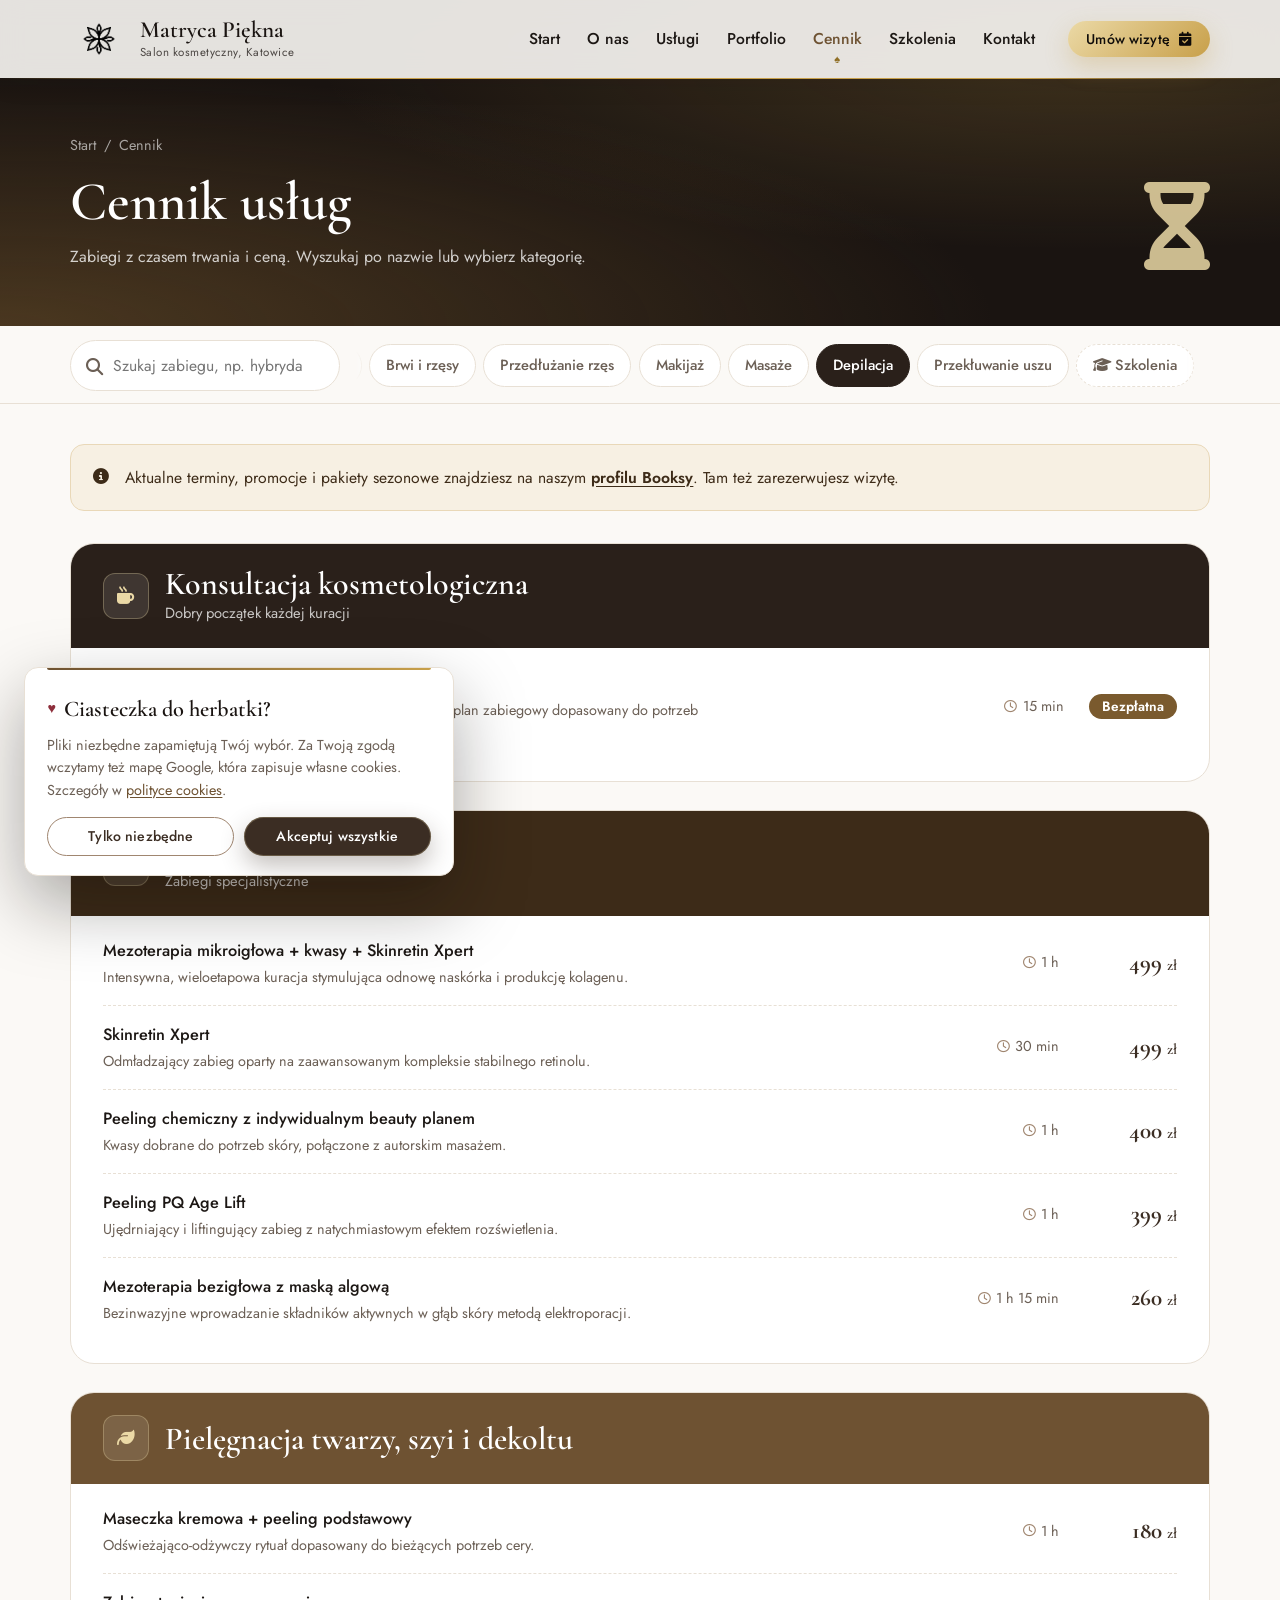
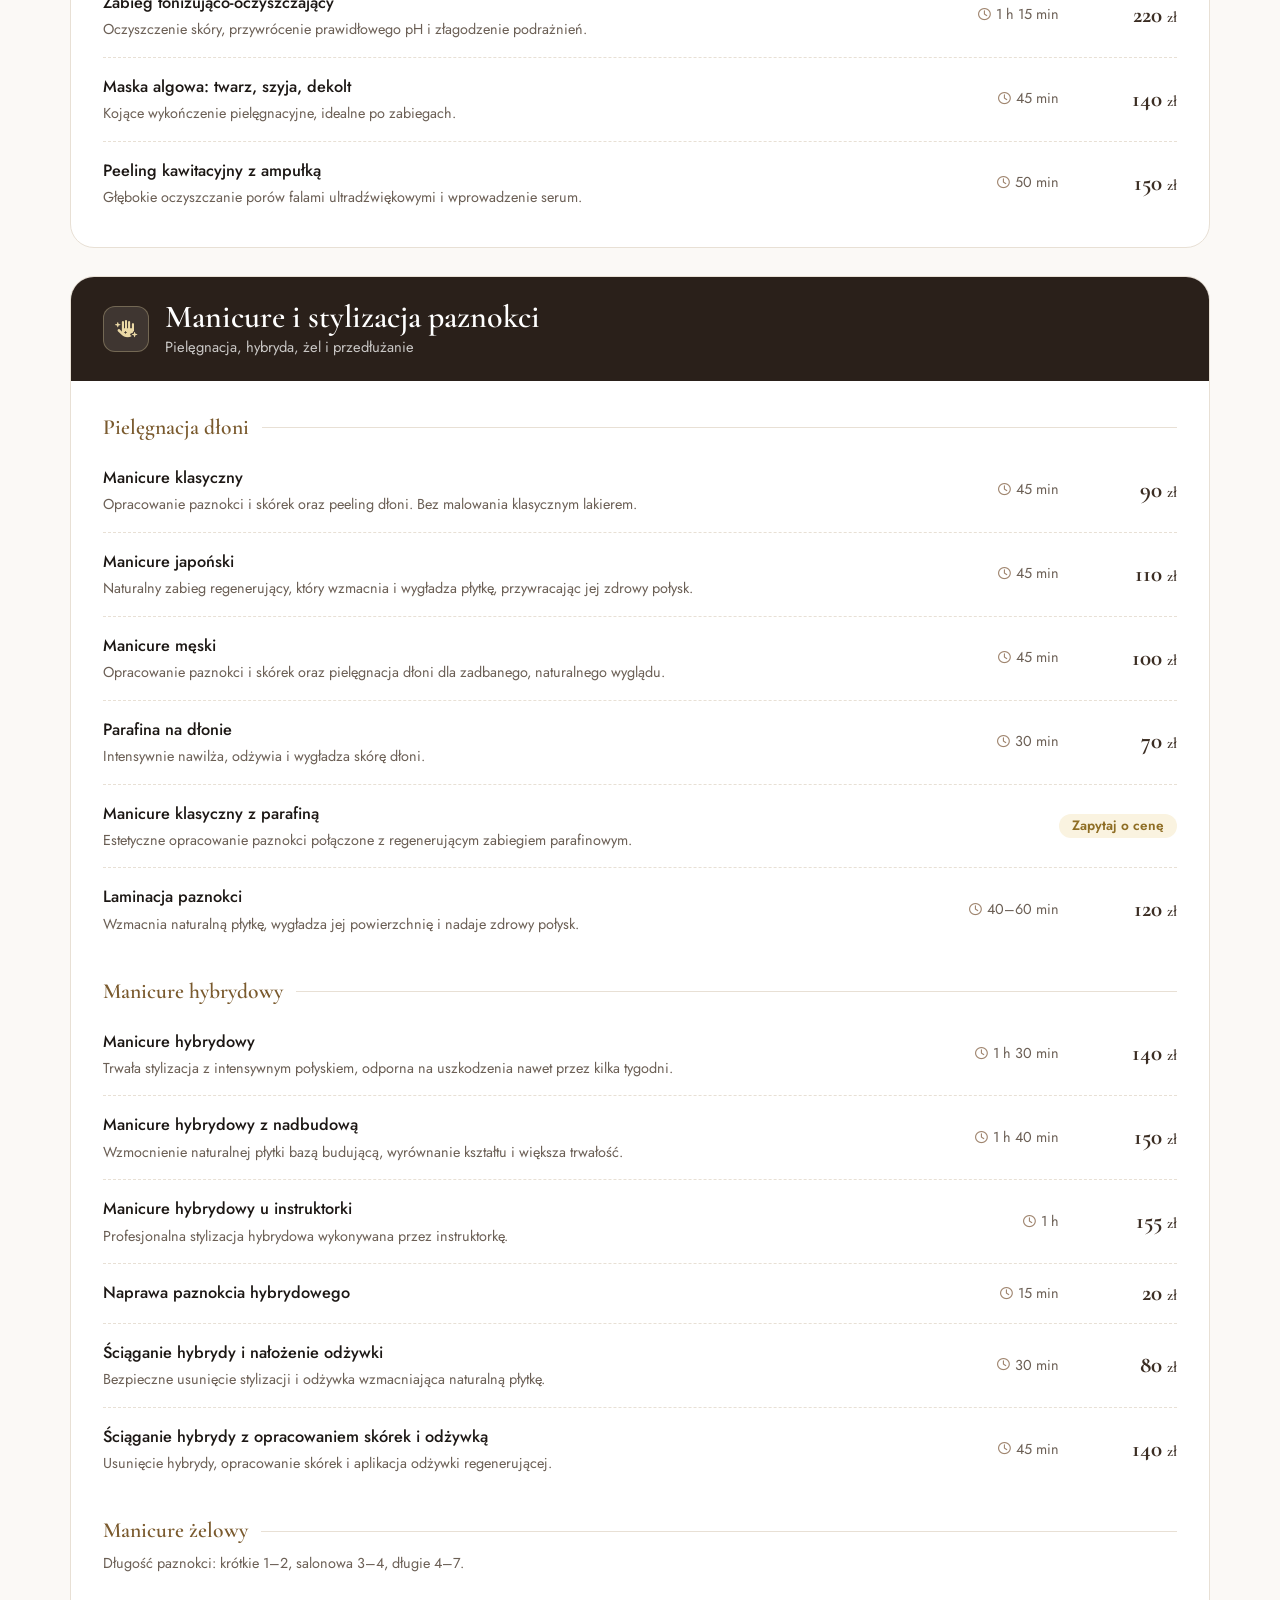
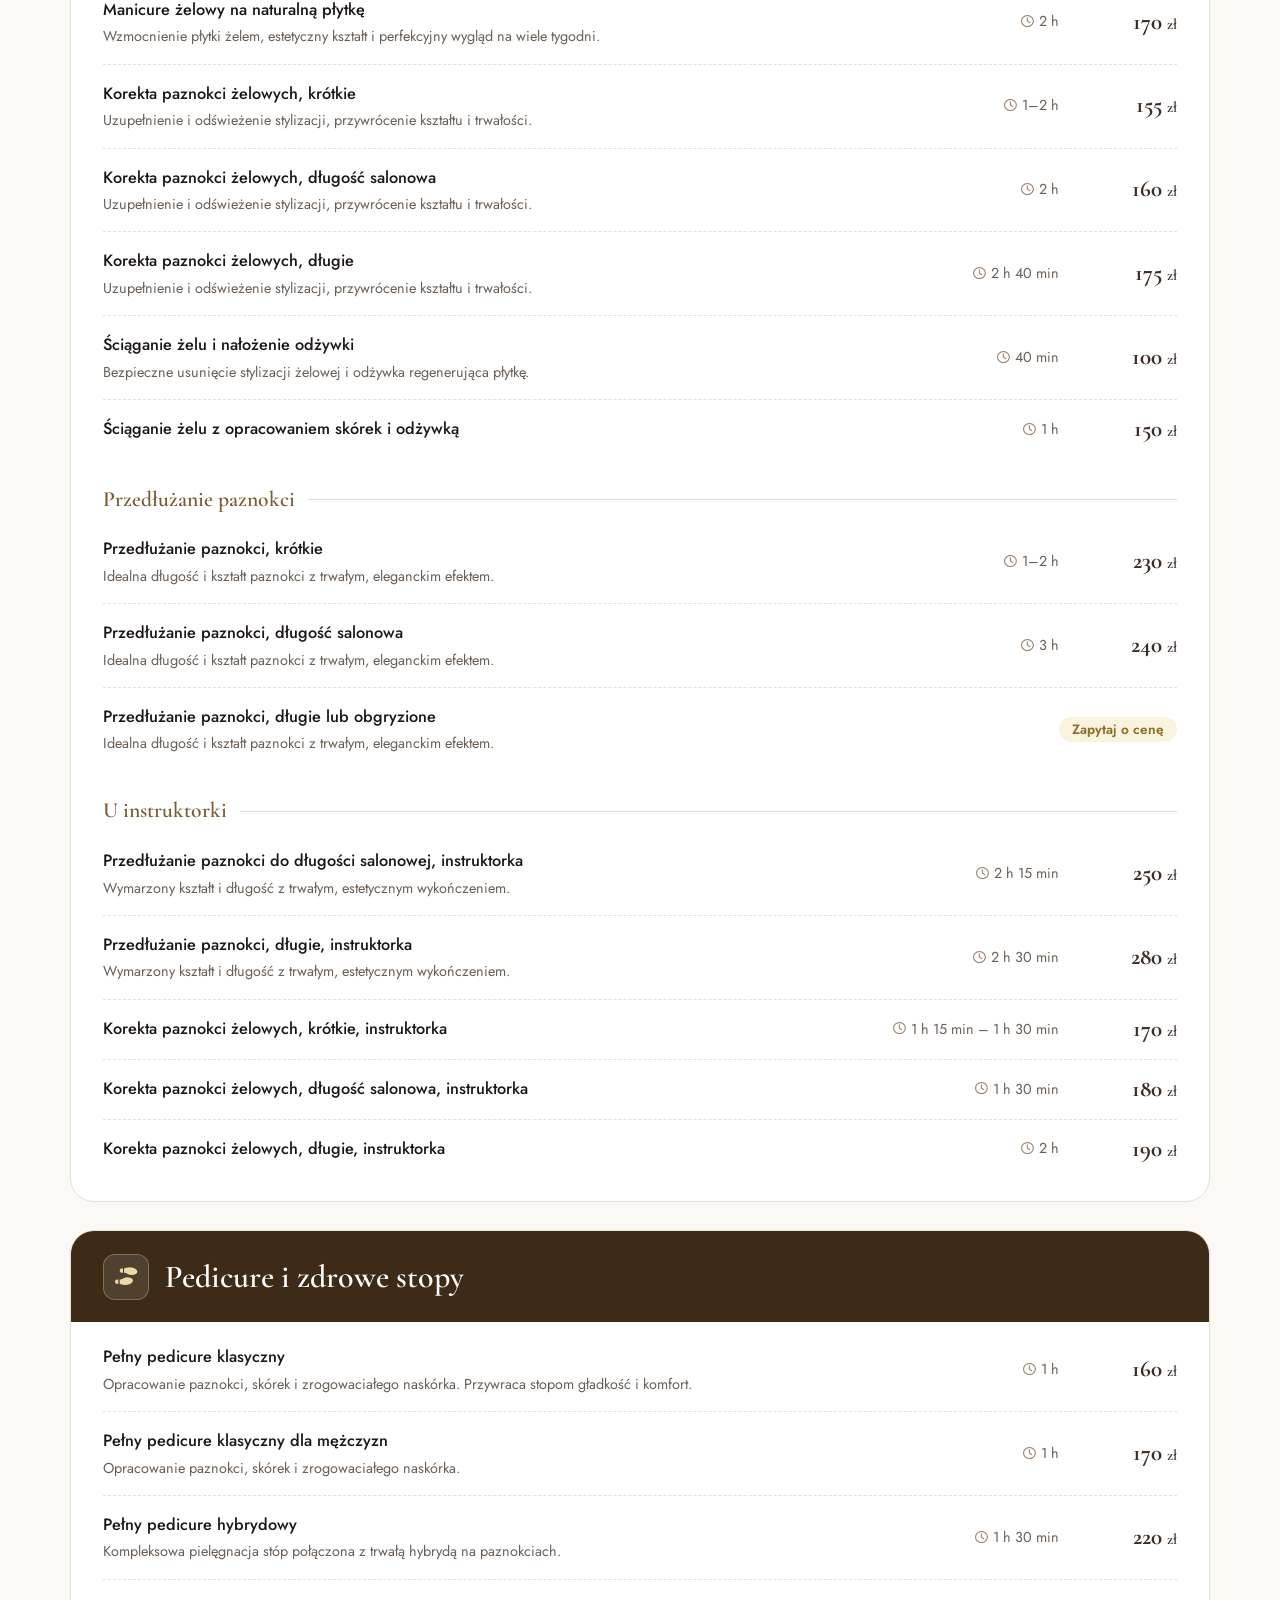
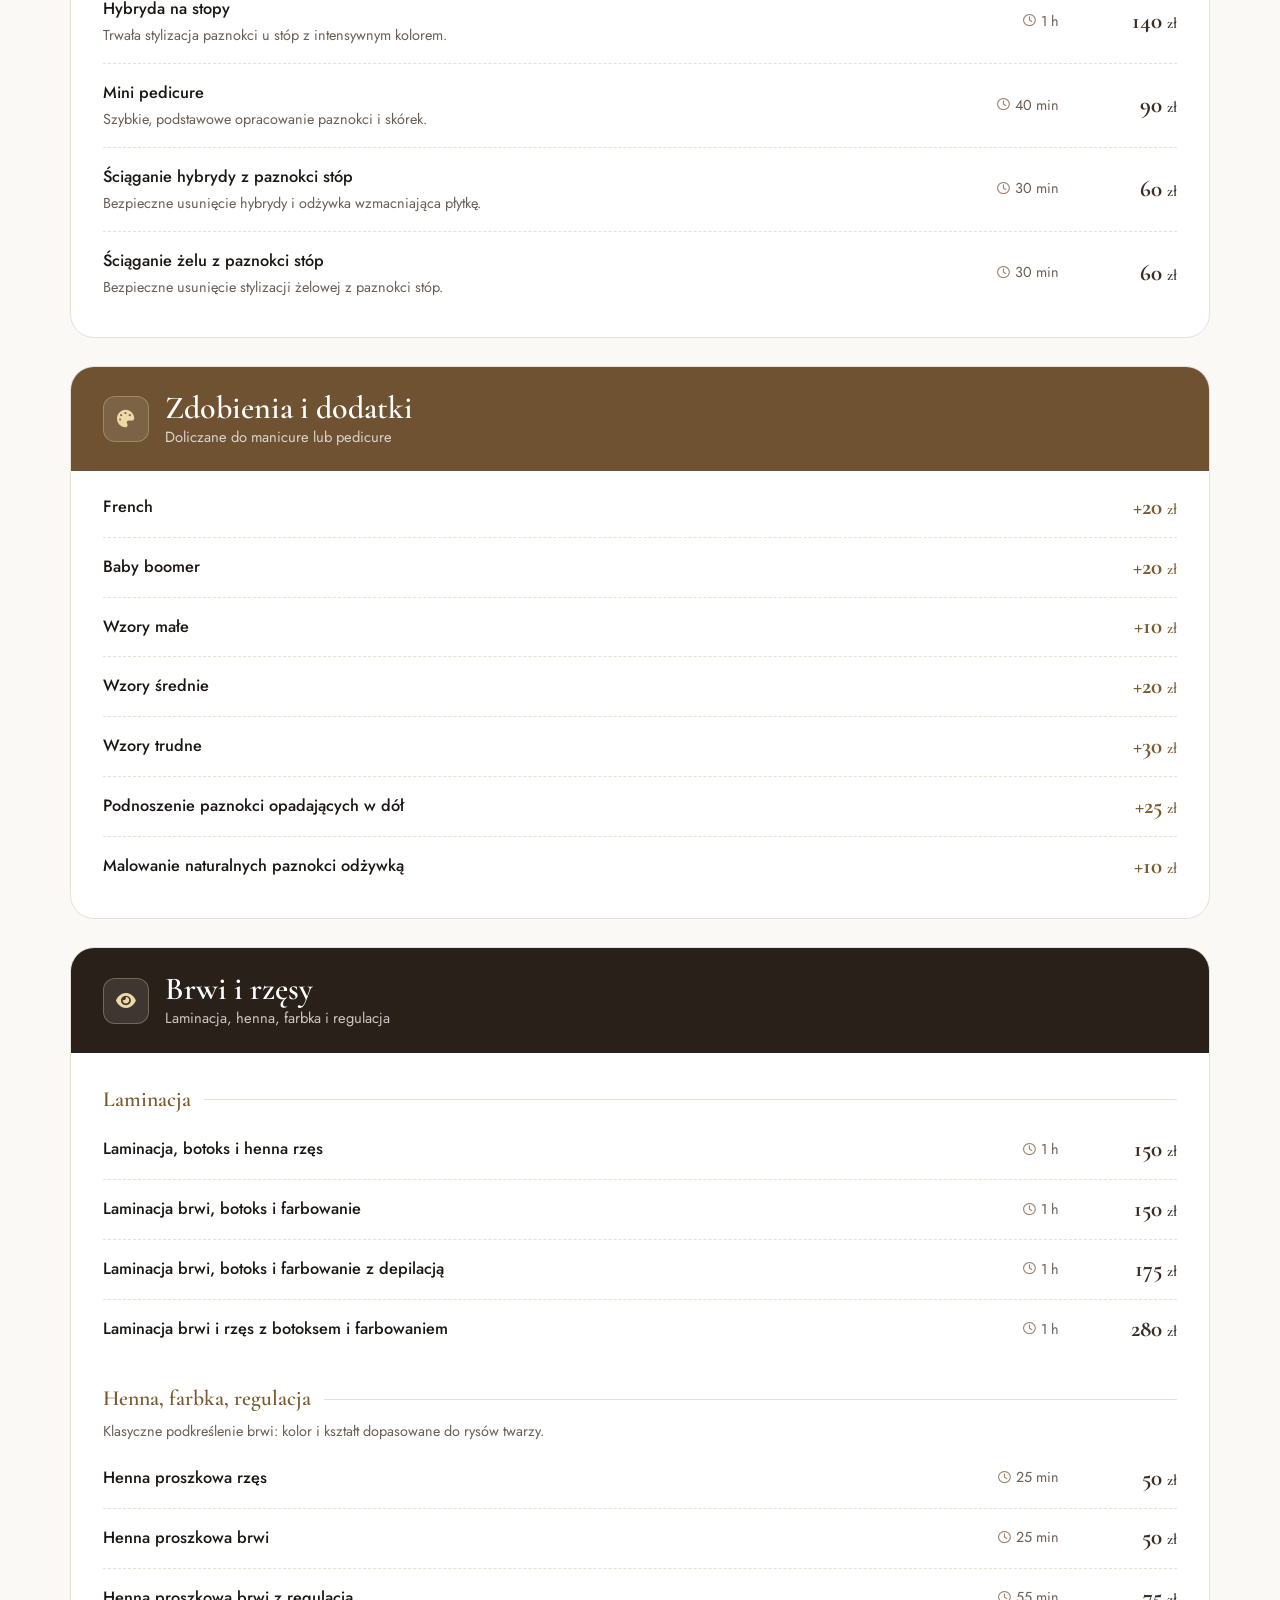
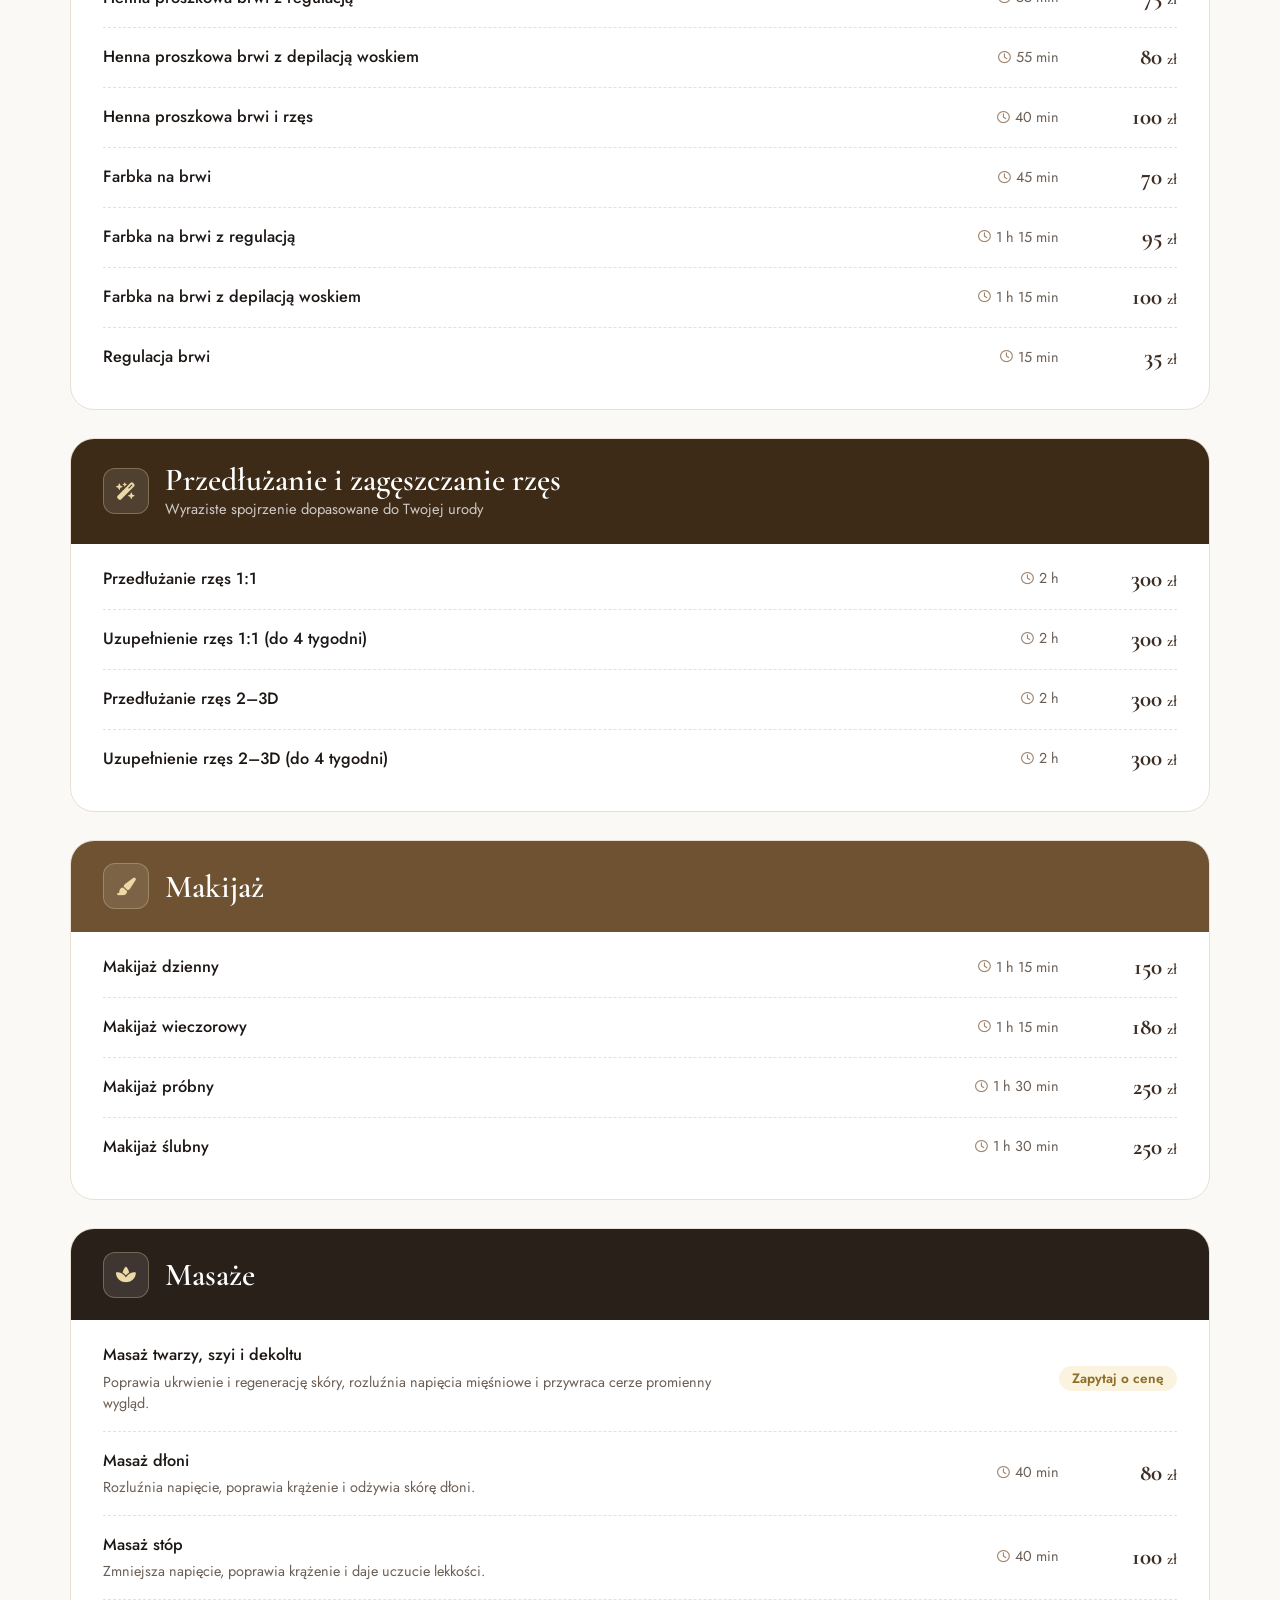
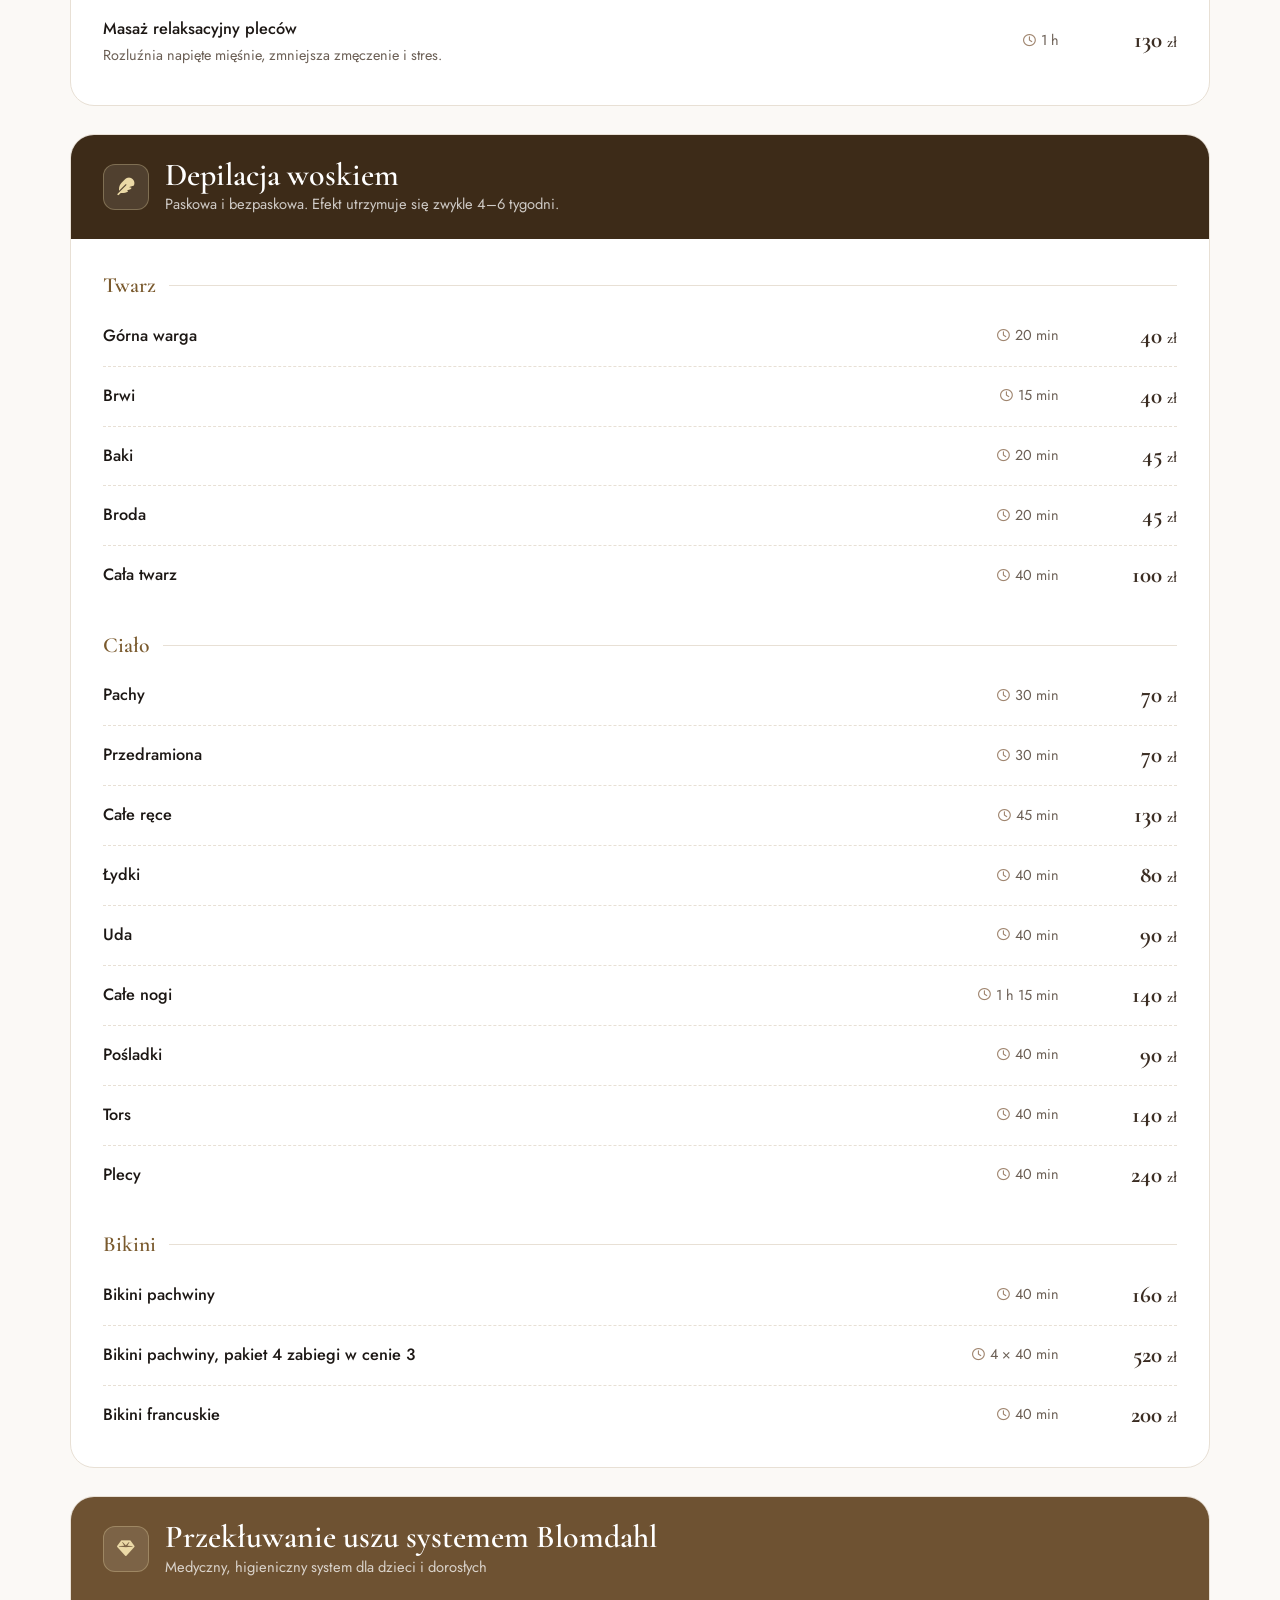
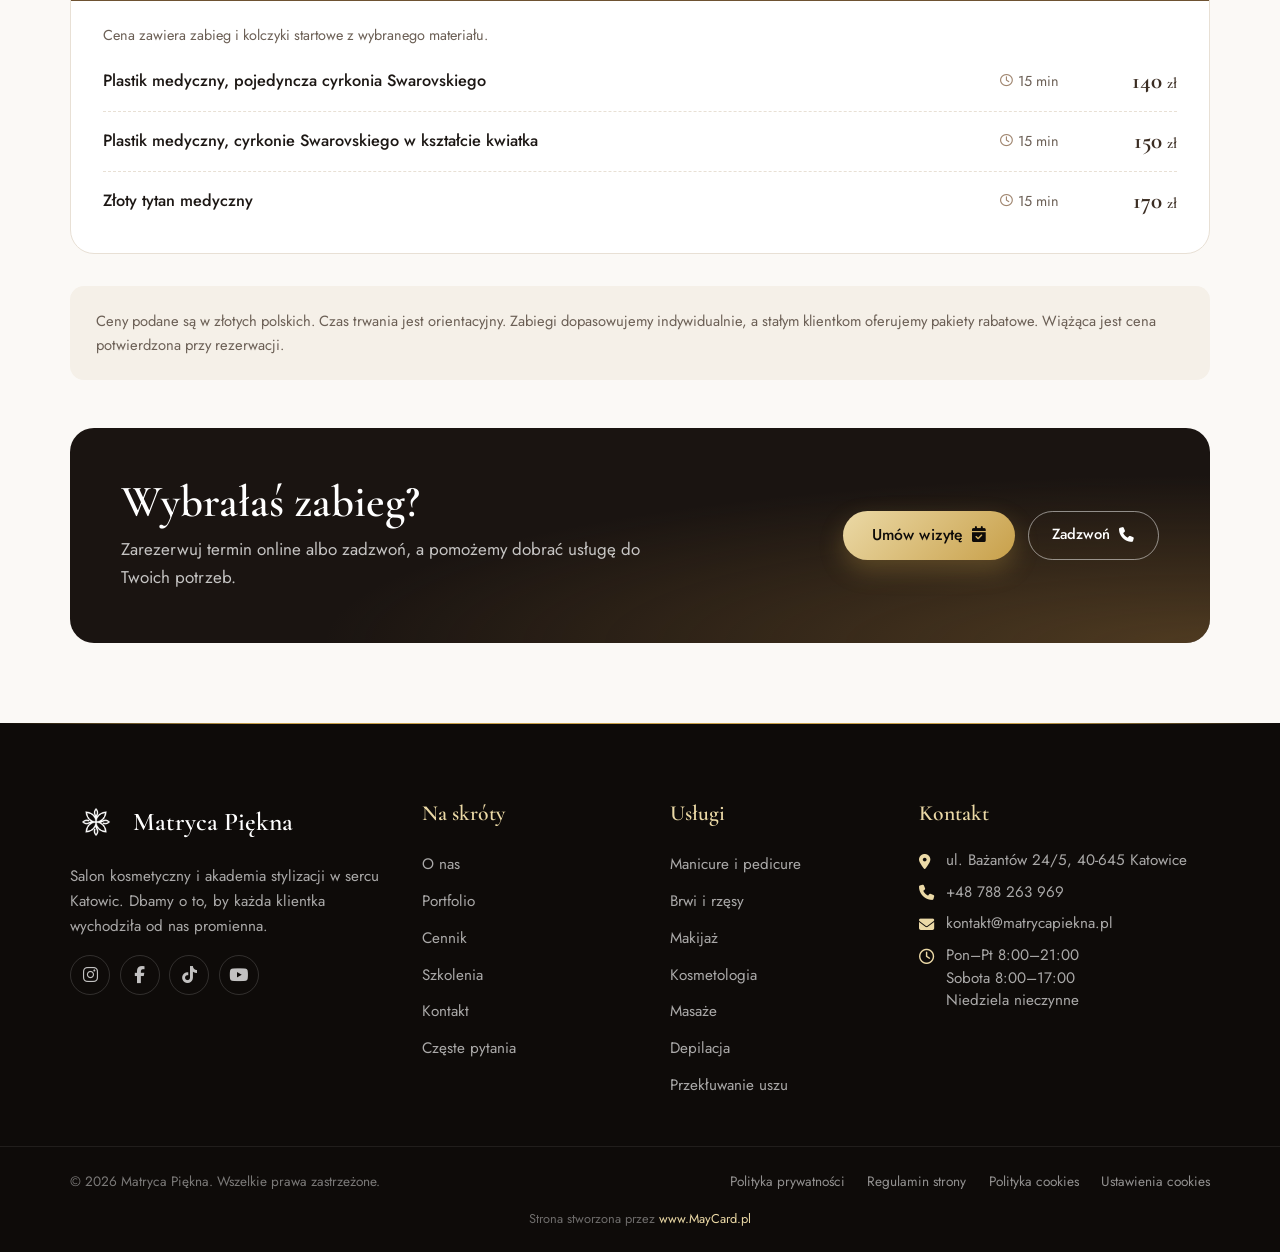
<file: cennik.html>
<!DOCTYPE html>
<html lang="pl">
<head>
  <meta charset="UTF-8">
  <meta name="viewport" content="width=device-width, initial-scale=1">
  <title>Cennik | Matryca Piękna, salon kosmetyczny Katowice</title>
  <meta name="description" content="Cennik Matrycy Piękna w Katowicach: manicure i pedicure, stylizacja paznokci, brwi i rzęsy, makijaż, kosmetologia, masaże, depilacja woskiem, przekłuwanie uszu Blomdahl.">
  <meta name="theme-color" content="#1a1411">

  <script>document.documentElement.classList.add('js');</script>

  <link rel="preconnect" href="https://fonts.googleapis.com">
  <link rel="preconnect" href="https://fonts.gstatic.com" crossorigin>
  <link href="https://fonts.googleapis.com/css2?family=Cormorant+Garamond:ital,wght@0,500;0,600;0,700;1,500;1,600&family=Jost:wght@400;500;600&display=swap" rel="stylesheet">
  <link rel="stylesheet" href="https://cdnjs.cloudflare.com/ajax/libs/font-awesome/6.5.1/css/all.min.css">
  <link rel="stylesheet" href="style.css?v=20261016">

  <link rel="icon" type="image/webp" href="wembp/logo_czarne_przegladarka.webp" media="(prefers-color-scheme: light)">
  <link rel="icon" type="image/webp" href="wembp/logo_biale_przegladarka.webp" media="(prefers-color-scheme: dark)">
</head>
<body class="page-inner">
  <a class="skip-link" href="#main">Przejdź do treści</a>

  <!-- ========== NAWIGACJA ========== -->
  <header class="site-header" id="siteHeader">
    <div class="nav">
      <a href="index.html" class="brand" aria-label="Matryca Piękna, strona główna">
        <span class="brand__logo">
          <img src="wembp/logo2.svg" alt="" class="logo-light" width="58" height="58">
          <img src="wembp/logo2_czarne.webp" alt="" class="logo-dark" width="58" height="58">
        </span>
        <span class="brand__name">Matryca Piękna<small>Salon kosmetyczny, Katowice</small></span>
      </a>

      <button class="nav-toggle" id="navToggle" type="button" aria-expanded="false" aria-controls="navMenu" aria-label="Otwórz menu">
        <span></span><span></span><span></span>
      </button>

      <nav class="nav-menu" id="navMenu" aria-label="Menu główne">
        <ul class="nav-links">
          <li><a href="index.html" class="nav-link">Start</a></li>
          <li><a href="index.html#about" class="nav-link">O nas</a></li>
          <li><a href="index.html#services" class="nav-link">Usługi</a></li>
          <li><a href="index.html#portfolio" class="nav-link">Portfolio</a></li>
          <li><a href="cennik.html" class="nav-link is-active" aria-current="page">Cennik</a></li>
          <li><a href="szkolenia.html" class="nav-link">Szkolenia</a></li>
          <li><a href="kontakt.html" class="nav-link">Kontakt</a></li>
        </ul>
        <a href="https://booksy.com/pl-pl/234844_matryca-piekna_salon-kosmetyczny_11597_katowice" target="_blank" rel="noopener" class="btn btn--gold btn--sm nav-cta">Umów wizytę <i class="fa-solid fa-calendar-check" aria-hidden="true"></i></a>
        <div class="nav-menu__extra">
          <p class="open-status open-status--menu" data-open-status aria-live="polite">Sprawdzam godziny otwarcia…</p>
          <p><i class="fa-regular fa-clock" aria-hidden="true"></i>Pon–Pt 8:00–21:00, sob. 8:00–17:00</p>
          <p><i class="fa-solid fa-phone" aria-hidden="true"></i><a href="tel:+48788263969">+48 788 263 969</a></p>
        </div>
      </nav>
    </div>
  </header>

  <main id="main">
    <!-- ========== NAGŁÓWEK ========== -->
    <section class="page-hero">
      <div class="container page-hero__inner">
        <div>
          <nav class="breadcrumbs" aria-label="Okruszki">
            <a href="index.html">Start</a><span aria-hidden="true">/</span><span>Cennik</span>
          </nav>
          <h1>Cennik usług</h1>
          <p>Zabiegi z czasem trwania i ceną. Wyszukaj po nazwie lub wybierz kategorię.</p>
        </div>
        <i class="fa-solid fa-hourglass-half page-hero__icon" aria-hidden="true"></i>
      </div>
    </section>

    <!-- ========== PASEK: WYSZUKIWARKA + KATEGORIE ========== -->
    <div class="price-toolbar">
      <div class="container price-toolbar__inner">
        <div class="price-search">
          <i class="fa-solid fa-magnifying-glass" aria-hidden="true"></i>
          <label for="priceSearch" class="visually-hidden">Szukaj zabiegu</label>
          <input type="search" id="priceSearch" placeholder="Szukaj zabiegu, np. hybryda" autocomplete="off">
        </div>
        <nav class="category-pills" aria-label="Kategorie cennika">
          <a href="#konsultacja" class="category-pill">Konsultacja</a>
          <a href="#kosmetologia" class="category-pill">Kosmetologia</a>
          <a href="#twarz" class="category-pill">Pielęgnacja twarzy</a>
          <a href="#manicure" class="category-pill">Manicure</a>
          <a href="#pedicure" class="category-pill">Pedicure</a>
          <a href="#dodatki" class="category-pill">Zdobienia</a>
          <a href="#lamination" class="category-pill">Brwi i rzęsy</a>
          <a href="#rzesy" class="category-pill">Przedłużanie rzęs</a>
          <a href="#makeup" class="category-pill">Makijaż</a>
          <a href="#spa" class="category-pill">Masaże</a>
          <a href="#depilation" class="category-pill">Depilacja</a>
          <a href="#piercing" class="category-pill">Przekłuwanie uszu</a>
          <a href="szkolenia.html" class="category-pill category-pill--link"><i class="fa-solid fa-graduation-cap" aria-hidden="true"></i> Szkolenia</a>
        </nav>
      </div>
    </div>

    <div class="container price-layout" data-pricelist>
      <p class="notice">
        <i class="fa-solid fa-circle-info" aria-hidden="true"></i>
        <span>Aktualne terminy, promocje i pakiety sezonowe znajdziesz na naszym <a href="https://booksy.com/pl-pl/234844_matryca-piekna_salon-kosmetyczny_11597_katowice" target="_blank" rel="noopener">profilu Booksy</a>. Tam też zarezerwujesz wizytę.</span>
      </p>

      <p class="price-results" id="priceResults" aria-live="polite" hidden></p>

      <!-- ── Konsultacja ── -->
      <section class="price-section" id="konsultacja" aria-labelledby="h-konsultacja">
        <header class="price-section__head">
          <span class="price-section__icon"><i class="fa-solid fa-mug-hot" aria-hidden="true"></i></span>
          <div>
            <h2 class="price-section__title" id="h-konsultacja">Konsultacja kosmetologiczna</h2>
            <p class="price-section__lead">Dobry początek każdej kuracji</p>
          </div>
        </header>
        <div class="price-section__body">
          <ul class="price-group">
            <li class="price-row">
              <div class="price-row__main">
                <p class="price-row__name">Konsultacja kosmetologiczna</p>
                <p class="price-row__desc">Indywidualna analiza skóry, dobór pielęgnacji domowej i plan zabiegowy dopasowany do potrzeb Twojej cery.</p>
              </div>
              <span class="price-row__time"><i class="fa-regular fa-clock" aria-hidden="true"></i>15 min</span>
              <span class="price-row__price price-row__price--free">Bezpłatna</span>
            </li>
          </ul>
        </div>
      </section>

      <!-- ── Kosmetologia (przeniesione z pricelist.html — sprawdź ceny) ── -->
      <section class="price-section" id="kosmetologia" aria-labelledby="h-kosmetologia">
        <header class="price-section__head">
          <span class="price-section__icon"><i class="fa-solid fa-flask" aria-hidden="true"></i></span>
          <div>
            <h2 class="price-section__title" id="h-kosmetologia">Kosmetologia</h2>
            <p class="price-section__lead">Zabiegi specjalistyczne</p>
          </div>
        </header>
        <div class="price-section__body">
          <ul class="price-group">
            <li class="price-row">
              <div class="price-row__main">
                <p class="price-row__name">Mezoterapia mikroigłowa + kwasy + Skinretin Xpert</p>
                <p class="price-row__desc">Intensywna, wieloetapowa kuracja stymulująca odnowę naskórka i produkcję kolagenu.</p>
              </div>
              <span class="price-row__time"><i class="fa-regular fa-clock" aria-hidden="true"></i>1 h</span>
              <span class="price-row__price">499 <small>zł</small></span>
            </li>
            <li class="price-row">
              <div class="price-row__main">
                <p class="price-row__name">Skinretin Xpert</p>
                <p class="price-row__desc">Odmładzający zabieg oparty na zaawansowanym kompleksie stabilnego retinolu.</p>
              </div>
              <span class="price-row__time"><i class="fa-regular fa-clock" aria-hidden="true"></i>30 min</span>
              <span class="price-row__price">499 <small>zł</small></span>
            </li>
            <li class="price-row">
              <div class="price-row__main">
                <p class="price-row__name">Peeling chemiczny z indywidualnym beauty planem</p>
                <p class="price-row__desc">Kwasy dobrane do potrzeb skóry, połączone z autorskim masażem.</p>
              </div>
              <span class="price-row__time"><i class="fa-regular fa-clock" aria-hidden="true"></i>1 h</span>
              <span class="price-row__price">400 <small>zł</small></span>
            </li>
            <li class="price-row">
              <div class="price-row__main">
                <p class="price-row__name">Peeling PQ Age Lift</p>
                <p class="price-row__desc">Ujędrniający i liftingujący zabieg z natychmiastowym efektem rozświetlenia.</p>
              </div>
              <span class="price-row__time"><i class="fa-regular fa-clock" aria-hidden="true"></i>1 h</span>
              <span class="price-row__price">399 <small>zł</small></span>
            </li>
            <li class="price-row">
              <div class="price-row__main">
                <p class="price-row__name">Mezoterapia bezigłowa z maską algową</p>
                <p class="price-row__desc">Bezinwazyjne wprowadzanie składników aktywnych w głąb skóry metodą elektroporacji.</p>
              </div>
              <span class="price-row__time"><i class="fa-regular fa-clock" aria-hidden="true"></i>1 h 15 min</span>
              <span class="price-row__price">260 <small>zł</small></span>
            </li>
          </ul>
        </div>
      </section>

      <!-- ── Pielęgnacja twarzy (przeniesione z pricelist.html — sprawdź ceny) ── -->
      <section class="price-section" id="twarz" aria-labelledby="h-twarz">
        <header class="price-section__head">
          <span class="price-section__icon"><i class="fa-solid fa-leaf" aria-hidden="true"></i></span>
          <div>
            <h2 class="price-section__title" id="h-twarz">Pielęgnacja twarzy, szyi i dekoltu</h2>
          </div>
        </header>
        <div class="price-section__body">
          <ul class="price-group">
            <li class="price-row">
              <div class="price-row__main">
                <p class="price-row__name">Maseczka kremowa + peeling podstawowy</p>
                <p class="price-row__desc">Odświeżająco-odżywczy rytuał dopasowany do bieżących potrzeb cery.</p>
              </div>
              <span class="price-row__time"><i class="fa-regular fa-clock" aria-hidden="true"></i>1 h</span>
              <span class="price-row__price">180 <small>zł</small></span>
            </li>
            <li class="price-row">
              <div class="price-row__main">
                <p class="price-row__name">Zabieg tonizująco-oczyszczający</p>
                <p class="price-row__desc">Oczyszczenie skóry, przywrócenie prawidłowego pH i złagodzenie podrażnień.</p>
              </div>
              <span class="price-row__time"><i class="fa-regular fa-clock" aria-hidden="true"></i>1 h 15 min</span>
              <span class="price-row__price">220 <small>zł</small></span>
            </li>
            <li class="price-row">
              <div class="price-row__main">
                <p class="price-row__name">Maska algowa: twarz, szyja, dekolt</p>
                <p class="price-row__desc">Kojące wykończenie pielęgnacyjne, idealne po zabiegach.</p>
              </div>
              <span class="price-row__time"><i class="fa-regular fa-clock" aria-hidden="true"></i>45 min</span>
              <span class="price-row__price">140 <small>zł</small></span>
            </li>
            <li class="price-row">
              <div class="price-row__main">
                <p class="price-row__name">Peeling kawitacyjny z ampułką</p>
                <p class="price-row__desc">Głębokie oczyszczanie porów falami ultradźwiękowymi i wprowadzenie serum.</p>
              </div>
              <span class="price-row__time"><i class="fa-regular fa-clock" aria-hidden="true"></i>50 min</span>
              <span class="price-row__price">150 <small>zł</small></span>
            </li>
          </ul>
        </div>
      </section>

      <!-- ── Manicure ── -->
      <section class="price-section" id="manicure" aria-labelledby="h-manicure">
        <header class="price-section__head">
          <span class="price-section__icon"><i class="fa-solid fa-hand-sparkles" aria-hidden="true"></i></span>
          <div>
            <h2 class="price-section__title" id="h-manicure">Manicure i stylizacja paznokci</h2>
            <p class="price-section__lead">Pielęgnacja, hybryda, żel i przedłużanie</p>
          </div>
        </header>
        <div class="price-section__body">
          <div class="price-group">
            <h3 class="price-subhead">Pielęgnacja dłoni</h3>
            <ul>
              <li class="price-row">
                <div class="price-row__main">
                  <p class="price-row__name">Manicure klasyczny</p>
                  <p class="price-row__desc">Opracowanie paznokci i skórek oraz peeling dłoni. Bez malowania klasycznym lakierem.</p>
                </div>
                <span class="price-row__time"><i class="fa-regular fa-clock" aria-hidden="true"></i>45 min</span>
                <span class="price-row__price">90 <small>zł</small></span>
              </li>
              <li class="price-row">
                <div class="price-row__main">
                  <p class="price-row__name">Manicure japoński</p>
                  <p class="price-row__desc">Naturalny zabieg regenerujący, który wzmacnia i wygładza płytkę, przywracając jej zdrowy połysk.</p>
                </div>
                <span class="price-row__time"><i class="fa-regular fa-clock" aria-hidden="true"></i>45 min</span>
                <span class="price-row__price">110 <small>zł</small></span>
              </li>
              <li class="price-row">
                <div class="price-row__main">
                  <p class="price-row__name">Manicure męski</p>
                  <p class="price-row__desc">Opracowanie paznokci i skórek oraz pielęgnacja dłoni dla zadbanego, naturalnego wyglądu.</p>
                </div>
                <span class="price-row__time"><i class="fa-regular fa-clock" aria-hidden="true"></i>45 min</span>
                <span class="price-row__price">100 <small>zł</small></span>
              </li>
              <li class="price-row">
                <div class="price-row__main">
                  <p class="price-row__name">Parafina na dłonie</p>
                  <p class="price-row__desc">Intensywnie nawilża, odżywia i wygładza skórę dłoni.</p>
                </div>
                <span class="price-row__time"><i class="fa-regular fa-clock" aria-hidden="true"></i>30 min</span>
                <span class="price-row__price">70 <small>zł</small></span>
              </li>
              <li class="price-row">
                <div class="price-row__main">
                  <p class="price-row__name">Manicure klasyczny z parafiną</p>
                  <p class="price-row__desc">Estetyczne opracowanie paznokci połączone z regenerującym zabiegiem parafinowym.</p>
                </div>
                <span class="price-row__time"></span>
                <!-- TODO: uzupełnij cenę i czas -->
                <span class="price-row__price price-row__price--ask">Zapytaj o cenę</span>
              </li>
              <li class="price-row">
                <div class="price-row__main">
                  <p class="price-row__name">Laminacja paznokci</p>
                  <p class="price-row__desc">Wzmacnia naturalną płytkę, wygładza jej powierzchnię i nadaje zdrowy połysk.</p>
                </div>
                <span class="price-row__time"><i class="fa-regular fa-clock" aria-hidden="true"></i>40–60 min</span>
                <span class="price-row__price">120 <small>zł</small></span>
              </li>
            </ul>
          </div>

          <div class="price-group">
            <h3 class="price-subhead">Manicure hybrydowy</h3>
            <ul>
              <li class="price-row">
                <div class="price-row__main">
                  <p class="price-row__name">Manicure hybrydowy</p>
                  <p class="price-row__desc">Trwała stylizacja z intensywnym połyskiem, odporna na uszkodzenia nawet przez kilka tygodni.</p>
                </div>
                <span class="price-row__time"><i class="fa-regular fa-clock" aria-hidden="true"></i>1 h 30 min</span>
                <span class="price-row__price">140 <small>zł</small></span>
              </li>
              <li class="price-row">
                <div class="price-row__main">
                  <p class="price-row__name">Manicure hybrydowy z nadbudową</p>
                  <p class="price-row__desc">Wzmocnienie naturalnej płytki bazą budującą, wyrównanie kształtu i większa trwałość.</p>
                </div>
                <span class="price-row__time"><i class="fa-regular fa-clock" aria-hidden="true"></i>1 h 40 min</span>
                <span class="price-row__price">150 <small>zł</small></span>
              </li>
              <li class="price-row">
                <div class="price-row__main">
                  <p class="price-row__name">Manicure hybrydowy u instruktorki</p>
                  <p class="price-row__desc">Profesjonalna stylizacja hybrydowa wykonywana przez instruktorkę.</p>
                </div>
                <span class="price-row__time"><i class="fa-regular fa-clock" aria-hidden="true"></i>1 h</span>
                <span class="price-row__price">155 <small>zł</small></span>
              </li>
              <li class="price-row">
                <div class="price-row__main">
                  <p class="price-row__name">Naprawa paznokcia hybrydowego</p>
                </div>
                <span class="price-row__time"><i class="fa-regular fa-clock" aria-hidden="true"></i>15 min</span>
                <span class="price-row__price">20 <small>zł</small></span>
              </li>
              <li class="price-row">
                <div class="price-row__main">
                  <p class="price-row__name">Ściąganie hybrydy i nałożenie odżywki</p>
                  <p class="price-row__desc">Bezpieczne usunięcie stylizacji i odżywka wzmacniająca naturalną płytkę.</p>
                </div>
                <span class="price-row__time"><i class="fa-regular fa-clock" aria-hidden="true"></i>30 min</span>
                <span class="price-row__price">80 <small>zł</small></span>
              </li>
              <li class="price-row">
                <div class="price-row__main">
                  <p class="price-row__name">Ściąganie hybrydy z opracowaniem skórek i odżywką</p>
                  <p class="price-row__desc">Usunięcie hybrydy, opracowanie skórek i aplikacja odżywki regenerującej.</p>
                </div>
                <span class="price-row__time"><i class="fa-regular fa-clock" aria-hidden="true"></i>45 min</span>
                <span class="price-row__price">140 <small>zł</small></span>
              </li>
            </ul>
          </div>

          <div class="price-group">
            <h3 class="price-subhead">Manicure żelowy</h3>
            <p class="price-subnote">Długość paznokci: krótkie 1–2, salonowa 3–4, długie 4–7.</p>
            <ul>
              <li class="price-row">
                <div class="price-row__main">
                  <p class="price-row__name">Manicure żelowy na naturalną płytkę</p>
                  <p class="price-row__desc">Wzmocnienie płytki żelem, estetyczny kształt i perfekcyjny wygląd na wiele tygodni.</p>
                </div>
                <span class="price-row__time"><i class="fa-regular fa-clock" aria-hidden="true"></i>2 h</span>
                <span class="price-row__price">170 <small>zł</small></span>
              </li>
              <li class="price-row">
                <div class="price-row__main">
                  <p class="price-row__name">Korekta paznokci żelowych, krótkie</p>
                  <p class="price-row__desc">Uzupełnienie i odświeżenie stylizacji, przywrócenie kształtu i trwałości.</p>
                </div>
                <span class="price-row__time"><i class="fa-regular fa-clock" aria-hidden="true"></i>1–2 h</span>
                <span class="price-row__price">155 <small>zł</small></span>
              </li>
              <li class="price-row">
                <div class="price-row__main">
                  <p class="price-row__name">Korekta paznokci żelowych, długość salonowa</p>
                  <p class="price-row__desc">Uzupełnienie i odświeżenie stylizacji, przywrócenie kształtu i trwałości.</p>
                </div>
                <span class="price-row__time"><i class="fa-regular fa-clock" aria-hidden="true"></i>2 h</span>
                <span class="price-row__price">160 <small>zł</small></span>
              </li>
              <li class="price-row">
                <div class="price-row__main">
                  <p class="price-row__name">Korekta paznokci żelowych, długie</p>
                  <p class="price-row__desc">Uzupełnienie i odświeżenie stylizacji, przywrócenie kształtu i trwałości.</p>
                </div>
                <span class="price-row__time"><i class="fa-regular fa-clock" aria-hidden="true"></i>2 h 40 min</span>
                <span class="price-row__price">175 <small>zł</small></span>
              </li>
              <li class="price-row">
                <div class="price-row__main">
                  <p class="price-row__name">Ściąganie żelu i nałożenie odżywki</p>
                  <p class="price-row__desc">Bezpieczne usunięcie stylizacji żelowej i odżywka regenerująca płytkę.</p>
                </div>
                <span class="price-row__time"><i class="fa-regular fa-clock" aria-hidden="true"></i>40 min</span>
                <span class="price-row__price">100 <small>zł</small></span>
              </li>
              <li class="price-row">
                <div class="price-row__main">
                  <p class="price-row__name">Ściąganie żelu z opracowaniem skórek i odżywką</p>
                </div>
                <span class="price-row__time"><i class="fa-regular fa-clock" aria-hidden="true"></i>1 h</span>
                <span class="price-row__price">150 <small>zł</small></span>
              </li>
            </ul>
          </div>

          <div class="price-group">
            <h3 class="price-subhead">Przedłużanie paznokci</h3>
            <ul>
              <li class="price-row">
                <div class="price-row__main">
                  <p class="price-row__name">Przedłużanie paznokci, krótkie</p>
                  <p class="price-row__desc">Idealna długość i kształt paznokci z trwałym, eleganckim efektem.</p>
                </div>
                <span class="price-row__time"><i class="fa-regular fa-clock" aria-hidden="true"></i>1–2 h</span>
                <span class="price-row__price">230 <small>zł</small></span>
              </li>
              <li class="price-row">
                <div class="price-row__main">
                  <p class="price-row__name">Przedłużanie paznokci, długość salonowa</p>
                  <p class="price-row__desc">Idealna długość i kształt paznokci z trwałym, eleganckim efektem.</p>
                </div>
                <span class="price-row__time"><i class="fa-regular fa-clock" aria-hidden="true"></i>3 h</span>
                <span class="price-row__price">240 <small>zł</small></span>
              </li>
              <li class="price-row">
                <div class="price-row__main">
                  <p class="price-row__name">Przedłużanie paznokci, długie lub obgryzione</p>
                  <p class="price-row__desc">Idealna długość i kształt paznokci z trwałym, eleganckim efektem.</p>
                </div>
                <span class="price-row__time"></span>
                <!-- TODO: uzupełnij cenę i czas -->
                <span class="price-row__price price-row__price--ask">Zapytaj o cenę</span>
              </li>
            </ul>
          </div>

          <div class="price-group">
            <h3 class="price-subhead">U instruktorki</h3>
            <ul>
              <li class="price-row">
                <div class="price-row__main">
                  <p class="price-row__name">Przedłużanie paznokci do długości salonowej, instruktorka</p>
                  <p class="price-row__desc">Wymarzony kształt i długość z trwałym, estetycznym wykończeniem.</p>
                </div>
                <span class="price-row__time"><i class="fa-regular fa-clock" aria-hidden="true"></i>2 h 15 min</span>
                <span class="price-row__price">250 <small>zł</small></span>
              </li>
              <li class="price-row">
                <div class="price-row__main">
                  <p class="price-row__name">Przedłużanie paznokci, długie, instruktorka</p>
                  <p class="price-row__desc">Wymarzony kształt i długość z trwałym, estetycznym wykończeniem.</p>
                </div>
                <span class="price-row__time"><i class="fa-regular fa-clock" aria-hidden="true"></i>2 h 30 min</span>
                <span class="price-row__price">280 <small>zł</small></span>
              </li>
              <li class="price-row">
                <div class="price-row__main">
                  <p class="price-row__name">Korekta paznokci żelowych, krótkie, instruktorka</p>
                </div>
                <span class="price-row__time"><i class="fa-regular fa-clock" aria-hidden="true"></i>1 h 15 min – 1 h 30 min</span>
                <span class="price-row__price">170 <small>zł</small></span>
              </li>
              <li class="price-row">
                <div class="price-row__main">
                  <p class="price-row__name">Korekta paznokci żelowych, długość salonowa, instruktorka</p>
                </div>
                <span class="price-row__time"><i class="fa-regular fa-clock" aria-hidden="true"></i>1 h 30 min</span>
                <span class="price-row__price">180 <small>zł</small></span>
              </li>
              <li class="price-row">
                <div class="price-row__main">
                  <p class="price-row__name">Korekta paznokci żelowych, długie, instruktorka</p>
                </div>
                <span class="price-row__time"><i class="fa-regular fa-clock" aria-hidden="true"></i>2 h</span>
                <span class="price-row__price">190 <small>zł</small></span>
              </li>
            </ul>
          </div>
        </div>
      </section>

      <!-- ── Pedicure ── -->
      <section class="price-section" id="pedicure" aria-labelledby="h-pedicure">
        <header class="price-section__head">
          <span class="price-section__icon"><i class="fa-solid fa-shoe-prints" aria-hidden="true"></i></span>
          <div>
            <h2 class="price-section__title" id="h-pedicure">Pedicure i zdrowe stopy</h2>
          </div>
        </header>
        <div class="price-section__body">
          <ul class="price-group">
            <li class="price-row">
              <div class="price-row__main">
                <p class="price-row__name">Pełny pedicure klasyczny</p>
                <p class="price-row__desc">Opracowanie paznokci, skórek i zrogowaciałego naskórka. Przywraca stopom gładkość i komfort.</p>
              </div>
              <span class="price-row__time"><i class="fa-regular fa-clock" aria-hidden="true"></i>1 h</span>
              <span class="price-row__price">160 <small>zł</small></span>
            </li>
            <li class="price-row">
              <div class="price-row__main">
                <p class="price-row__name">Pełny pedicure klasyczny dla mężczyzn</p>
                <p class="price-row__desc">Opracowanie paznokci, skórek i zrogowaciałego naskórka.</p>
              </div>
              <span class="price-row__time"><i class="fa-regular fa-clock" aria-hidden="true"></i>1 h</span>
              <span class="price-row__price">170 <small>zł</small></span>
            </li>
            <li class="price-row">
              <div class="price-row__main">
                <p class="price-row__name">Pełny pedicure hybrydowy</p>
                <p class="price-row__desc">Kompleksowa pielęgnacja stóp połączona z trwałą hybrydą na paznokciach.</p>
              </div>
              <span class="price-row__time"><i class="fa-regular fa-clock" aria-hidden="true"></i>1 h 30 min</span>
              <span class="price-row__price">220 <small>zł</small></span>
            </li>
            <li class="price-row">
              <div class="price-row__main">
                <p class="price-row__name">Hybryda na stopy</p>
                <p class="price-row__desc">Trwała stylizacja paznokci u stóp z intensywnym kolorem.</p>
              </div>
              <span class="price-row__time"><i class="fa-regular fa-clock" aria-hidden="true"></i>1 h</span>
              <span class="price-row__price">140 <small>zł</small></span>
            </li>
            <li class="price-row">
              <div class="price-row__main">
                <p class="price-row__name">Mini pedicure</p>
                <p class="price-row__desc">Szybkie, podstawowe opracowanie paznokci i skórek.</p>
              </div>
              <span class="price-row__time"><i class="fa-regular fa-clock" aria-hidden="true"></i>40 min</span>
              <span class="price-row__price">90 <small>zł</small></span>
            </li>
            <li class="price-row">
              <div class="price-row__main">
                <p class="price-row__name">Ściąganie hybrydy z paznokci stóp</p>
                <p class="price-row__desc">Bezpieczne usunięcie hybrydy i odżywka wzmacniająca płytkę.</p>
              </div>
              <span class="price-row__time"><i class="fa-regular fa-clock" aria-hidden="true"></i>30 min</span>
              <span class="price-row__price">60 <small>zł</small></span>
            </li>
            <li class="price-row">
              <div class="price-row__main">
                <p class="price-row__name">Ściąganie żelu z paznokci stóp</p>
                <p class="price-row__desc">Bezpieczne usunięcie stylizacji żelowej z paznokci stóp.</p>
              </div>
              <span class="price-row__time"><i class="fa-regular fa-clock" aria-hidden="true"></i>30 min</span>
              <span class="price-row__price">60 <small>zł</small></span>
            </li>
          </ul>
        </div>
      </section>

      <!-- ── Dodatki ── -->
      <section class="price-section" id="dodatki" aria-labelledby="h-dodatki">
        <header class="price-section__head">
          <span class="price-section__icon"><i class="fa-solid fa-palette" aria-hidden="true"></i></span>
          <div>
            <h2 class="price-section__title" id="h-dodatki">Zdobienia i dodatki</h2>
            <p class="price-section__lead">Doliczane do manicure lub pedicure</p>
          </div>
        </header>
        <div class="price-section__body">
          <ul class="price-group">
            <li class="price-row"><div class="price-row__main"><p class="price-row__name">French</p></div><span class="price-row__time"></span><span class="price-row__price price-row__price--addon">+20 <small>zł</small></span></li>
            <li class="price-row"><div class="price-row__main"><p class="price-row__name">Baby boomer</p></div><span class="price-row__time"></span><span class="price-row__price price-row__price--addon">+20 <small>zł</small></span></li>
            <li class="price-row"><div class="price-row__main"><p class="price-row__name">Wzory małe</p></div><span class="price-row__time"></span><span class="price-row__price price-row__price--addon">+10 <small>zł</small></span></li>
            <li class="price-row"><div class="price-row__main"><p class="price-row__name">Wzory średnie</p></div><span class="price-row__time"></span><span class="price-row__price price-row__price--addon">+20 <small>zł</small></span></li>
            <li class="price-row"><div class="price-row__main"><p class="price-row__name">Wzory trudne</p></div><span class="price-row__time"></span><span class="price-row__price price-row__price--addon">+30 <small>zł</small></span></li>
            <li class="price-row"><div class="price-row__main"><p class="price-row__name">Podnoszenie paznokci opadających w dół</p></div><span class="price-row__time"></span><span class="price-row__price price-row__price--addon">+25 <small>zł</small></span></li>
            <li class="price-row"><div class="price-row__main"><p class="price-row__name">Malowanie naturalnych paznokci odżywką</p></div><span class="price-row__time"></span><span class="price-row__price price-row__price--addon">+10 <small>zł</small></span></li>
          </ul>
        </div>
      </section>

      <!-- ── Brwi i rzęsy ── -->
      <section class="price-section" id="lamination" aria-labelledby="h-lamination">
        <header class="price-section__head">
          <span class="price-section__icon"><i class="fa-solid fa-eye" aria-hidden="true"></i></span>
          <div>
            <h2 class="price-section__title" id="h-lamination">Brwi i rzęsy</h2>
            <p class="price-section__lead">Laminacja, henna, farbka i regulacja</p>
          </div>
        </header>
        <div class="price-section__body">
          <div class="price-group">
            <h3 class="price-subhead">Laminacja</h3>
            <ul>
              <li class="price-row">
                <div class="price-row__main"><p class="price-row__name">Laminacja, botoks i henna rzęs</p></div>
                <span class="price-row__time"><i class="fa-regular fa-clock" aria-hidden="true"></i>1 h</span>
                <span class="price-row__price">150 <small>zł</small></span>
              </li>
              <li class="price-row">
                <div class="price-row__main"><p class="price-row__name">Laminacja brwi, botoks i farbowanie</p></div>
                <span class="price-row__time"><i class="fa-regular fa-clock" aria-hidden="true"></i>1 h</span>
                <span class="price-row__price">150 <small>zł</small></span>
              </li>
              <li class="price-row">
                <div class="price-row__main"><p class="price-row__name">Laminacja brwi, botoks i farbowanie z depilacją</p></div>
                <span class="price-row__time"><i class="fa-regular fa-clock" aria-hidden="true"></i>1 h</span>
                <span class="price-row__price">175 <small>zł</small></span>
              </li>
              <li class="price-row">
                <div class="price-row__main"><p class="price-row__name">Laminacja brwi i rzęs z botoksem i farbowaniem</p></div>
                <span class="price-row__time"><i class="fa-regular fa-clock" aria-hidden="true"></i>1 h</span>
                <span class="price-row__price">280 <small>zł</small></span>
              </li>
            </ul>
          </div>

          <div class="price-group">
            <h3 class="price-subhead">Henna, farbka, regulacja</h3>
            <p class="price-subnote">Klasyczne podkreślenie brwi: kolor i kształt dopasowane do rysów twarzy.</p>
            <ul>
              <li class="price-row">
                <div class="price-row__main"><p class="price-row__name">Henna proszkowa rzęs</p></div>
                <span class="price-row__time"><i class="fa-regular fa-clock" aria-hidden="true"></i>25 min</span>
                <span class="price-row__price">50 <small>zł</small></span>
              </li>
              <li class="price-row">
                <div class="price-row__main"><p class="price-row__name">Henna proszkowa brwi</p></div>
                <span class="price-row__time"><i class="fa-regular fa-clock" aria-hidden="true"></i>25 min</span>
                <span class="price-row__price">50 <small>zł</small></span>
              </li>
              <li class="price-row">
                <div class="price-row__main"><p class="price-row__name">Henna proszkowa brwi z regulacją</p></div>
                <span class="price-row__time"><i class="fa-regular fa-clock" aria-hidden="true"></i>55 min</span>
                <span class="price-row__price">75 <small>zł</small></span>
              </li>
              <li class="price-row">
                <div class="price-row__main"><p class="price-row__name">Henna proszkowa brwi z depilacją woskiem</p></div>
                <span class="price-row__time"><i class="fa-regular fa-clock" aria-hidden="true"></i>55 min</span>
                <span class="price-row__price">80 <small>zł</small></span>
              </li>
              <li class="price-row">
                <div class="price-row__main"><p class="price-row__name">Henna proszkowa brwi i rzęs</p></div>
                <span class="price-row__time"><i class="fa-regular fa-clock" aria-hidden="true"></i>40 min</span>
                <span class="price-row__price">100 <small>zł</small></span>
              </li>
              <li class="price-row">
                <div class="price-row__main"><p class="price-row__name">Farbka na brwi</p></div>
                <span class="price-row__time"><i class="fa-regular fa-clock" aria-hidden="true"></i>45 min</span>
                <span class="price-row__price">70 <small>zł</small></span>
              </li>
              <li class="price-row">
                <div class="price-row__main"><p class="price-row__name">Farbka na brwi z regulacją</p></div>
                <span class="price-row__time"><i class="fa-regular fa-clock" aria-hidden="true"></i>1 h 15 min</span>
                <span class="price-row__price">95 <small>zł</small></span>
              </li>
              <li class="price-row">
                <div class="price-row__main"><p class="price-row__name">Farbka na brwi z depilacją woskiem</p></div>
                <span class="price-row__time"><i class="fa-regular fa-clock" aria-hidden="true"></i>1 h 15 min</span>
                <span class="price-row__price">100 <small>zł</small></span>
              </li>
              <li class="price-row">
                <div class="price-row__main"><p class="price-row__name">Regulacja brwi</p></div>
                <span class="price-row__time"><i class="fa-regular fa-clock" aria-hidden="true"></i>15 min</span>
                <span class="price-row__price">35 <small>zł</small></span>
              </li>
            </ul>
          </div>
        </div>
      </section>

      <!-- ── Przedłużanie rzęs ── -->
      <section class="price-section" id="rzesy" aria-labelledby="h-rzesy">
        <header class="price-section__head">
          <span class="price-section__icon"><i class="fa-solid fa-wand-magic-sparkles" aria-hidden="true"></i></span>
          <div>
            <h2 class="price-section__title" id="h-rzesy">Przedłużanie i zagęszczanie rzęs</h2>
            <p class="price-section__lead">Wyraziste spojrzenie dopasowane do Twojej urody</p>
          </div>
        </header>
        <div class="price-section__body">
          <ul class="price-group">
            <li class="price-row">
              <div class="price-row__main"><p class="price-row__name">Przedłużanie rzęs 1:1</p></div>
              <span class="price-row__time"><i class="fa-regular fa-clock" aria-hidden="true"></i>2 h</span>
              <span class="price-row__price">300 <small>zł</small></span>
            </li>
            <li class="price-row">
              <div class="price-row__main"><p class="price-row__name">Uzupełnienie rzęs 1:1 (do 4 tygodni)</p></div>
              <span class="price-row__time"><i class="fa-regular fa-clock" aria-hidden="true"></i>2 h</span>
              <span class="price-row__price">300 <small>zł</small></span>
            </li>
            <li class="price-row">
              <div class="price-row__main"><p class="price-row__name">Przedłużanie rzęs 2–3D</p></div>
              <span class="price-row__time"><i class="fa-regular fa-clock" aria-hidden="true"></i>2 h</span>
              <span class="price-row__price">300 <small>zł</small></span>
            </li>
            <li class="price-row">
              <div class="price-row__main"><p class="price-row__name">Uzupełnienie rzęs 2–3D (do 4 tygodni)</p></div>
              <span class="price-row__time"><i class="fa-regular fa-clock" aria-hidden="true"></i>2 h</span>
              <span class="price-row__price">300 <small>zł</small></span>
            </li>
          </ul>
        </div>
      </section>

      <!-- ── Makijaż ── -->
      <section class="price-section" id="makeup" aria-labelledby="h-makeup">
        <header class="price-section__head">
          <span class="price-section__icon"><i class="fa-solid fa-paintbrush" aria-hidden="true"></i></span>
          <div>
            <h2 class="price-section__title" id="h-makeup">Makijaż</h2>
          </div>
        </header>
        <div class="price-section__body">
          <ul class="price-group">
            <li class="price-row">
              <div class="price-row__main"><p class="price-row__name">Makijaż dzienny</p></div>
              <span class="price-row__time"><i class="fa-regular fa-clock" aria-hidden="true"></i>1 h 15 min</span>
              <span class="price-row__price">150 <small>zł</small></span>
            </li>
            <li class="price-row">
              <div class="price-row__main"><p class="price-row__name">Makijaż wieczorowy</p></div>
              <span class="price-row__time"><i class="fa-regular fa-clock" aria-hidden="true"></i>1 h 15 min</span>
              <span class="price-row__price">180 <small>zł</small></span>
            </li>
            <li class="price-row">
              <div class="price-row__main"><p class="price-row__name">Makijaż próbny</p></div>
              <span class="price-row__time"><i class="fa-regular fa-clock" aria-hidden="true"></i>1 h 30 min</span>
              <span class="price-row__price">250 <small>zł</small></span>
            </li>
            <li class="price-row">
              <div class="price-row__main"><p class="price-row__name">Makijaż ślubny</p></div>
              <span class="price-row__time"><i class="fa-regular fa-clock" aria-hidden="true"></i>1 h 30 min</span>
              <span class="price-row__price">250 <small>zł</small></span>
            </li>
          </ul>
        </div>
      </section>

      <!-- ── Masaże ── -->
      <section class="price-section" id="spa" aria-labelledby="h-spa">
        <header class="price-section__head">
          <span class="price-section__icon"><i class="fa-solid fa-spa" aria-hidden="true"></i></span>
          <div>
            <h2 class="price-section__title" id="h-spa">Masaże</h2>
          </div>
        </header>
        <div class="price-section__body">
          <ul class="price-group">
            <li class="price-row">
              <div class="price-row__main">
                <p class="price-row__name">Masaż twarzy, szyi i dekoltu</p>
                <p class="price-row__desc">Poprawia ukrwienie i regenerację skóry, rozluźnia napięcia mięśniowe i przywraca cerze promienny wygląd.</p>
              </div>
              <span class="price-row__time"></span>
              <!-- TODO: uzupełnij cenę i czas -->
              <span class="price-row__price price-row__price--ask">Zapytaj o cenę</span>
            </li>
            <li class="price-row">
              <div class="price-row__main">
                <p class="price-row__name">Masaż dłoni</p>
                <p class="price-row__desc">Rozluźnia napięcie, poprawia krążenie i odżywia skórę dłoni.</p>
              </div>
              <span class="price-row__time"><i class="fa-regular fa-clock" aria-hidden="true"></i>40 min</span>
              <span class="price-row__price">80 <small>zł</small></span>
            </li>
            <li class="price-row">
              <div class="price-row__main">
                <p class="price-row__name">Masaż stóp</p>
                <p class="price-row__desc">Zmniejsza napięcie, poprawia krążenie i daje uczucie lekkości.</p>
              </div>
              <span class="price-row__time"><i class="fa-regular fa-clock" aria-hidden="true"></i>40 min</span>
              <span class="price-row__price">100 <small>zł</small></span>
            </li>
            <li class="price-row">
              <div class="price-row__main">
                <p class="price-row__name">Masaż relaksacyjny pleców</p>
                <p class="price-row__desc">Rozluźnia napięte mięśnie, zmniejsza zmęczenie i stres.</p>
              </div>
              <span class="price-row__time"><i class="fa-regular fa-clock" aria-hidden="true"></i>1 h</span>
              <span class="price-row__price">130 <small>zł</small></span>
            </li>
          </ul>
        </div>
      </section>

      <!-- ── Depilacja ── -->
      <section class="price-section" id="depilation" aria-labelledby="h-depilation">
        <header class="price-section__head">
          <span class="price-section__icon"><i class="fa-solid fa-feather" aria-hidden="true"></i></span>
          <div>
            <h2 class="price-section__title" id="h-depilation">Depilacja woskiem</h2>
            <p class="price-section__lead">Paskowa i bezpaskowa. Efekt utrzymuje się zwykle 4–6 tygodni.</p>
          </div>
        </header>
        <div class="price-section__body">
          <div class="price-group">
            <h3 class="price-subhead">Twarz</h3>
            <ul>
              <li class="price-row"><div class="price-row__main"><p class="price-row__name">Górna warga</p></div><span class="price-row__time"><i class="fa-regular fa-clock" aria-hidden="true"></i>20 min</span><span class="price-row__price">40 <small>zł</small></span></li>
              <li class="price-row"><div class="price-row__main"><p class="price-row__name">Brwi</p></div><span class="price-row__time"><i class="fa-regular fa-clock" aria-hidden="true"></i>15 min</span><span class="price-row__price">40 <small>zł</small></span></li>
              <li class="price-row"><div class="price-row__main"><p class="price-row__name">Baki</p></div><span class="price-row__time"><i class="fa-regular fa-clock" aria-hidden="true"></i>20 min</span><span class="price-row__price">45 <small>zł</small></span></li>
              <li class="price-row"><div class="price-row__main"><p class="price-row__name">Broda</p></div><span class="price-row__time"><i class="fa-regular fa-clock" aria-hidden="true"></i>20 min</span><span class="price-row__price">45 <small>zł</small></span></li>
              <li class="price-row"><div class="price-row__main"><p class="price-row__name">Cała twarz</p></div><span class="price-row__time"><i class="fa-regular fa-clock" aria-hidden="true"></i>40 min</span><span class="price-row__price">100 <small>zł</small></span></li>
            </ul>
          </div>
          <div class="price-group">
            <h3 class="price-subhead">Ciało</h3>
            <ul>
              <li class="price-row"><div class="price-row__main"><p class="price-row__name">Pachy</p></div><span class="price-row__time"><i class="fa-regular fa-clock" aria-hidden="true"></i>30 min</span><span class="price-row__price">70 <small>zł</small></span></li>
              <li class="price-row"><div class="price-row__main"><p class="price-row__name">Przedramiona</p></div><span class="price-row__time"><i class="fa-regular fa-clock" aria-hidden="true"></i>30 min</span><span class="price-row__price">70 <small>zł</small></span></li>
              <li class="price-row"><div class="price-row__main"><p class="price-row__name">Całe ręce</p></div><span class="price-row__time"><i class="fa-regular fa-clock" aria-hidden="true"></i>45 min</span><span class="price-row__price">130 <small>zł</small></span></li>
              <li class="price-row"><div class="price-row__main"><p class="price-row__name">Łydki</p></div><span class="price-row__time"><i class="fa-regular fa-clock" aria-hidden="true"></i>40 min</span><span class="price-row__price">80 <small>zł</small></span></li>
              <li class="price-row"><div class="price-row__main"><p class="price-row__name">Uda</p></div><span class="price-row__time"><i class="fa-regular fa-clock" aria-hidden="true"></i>40 min</span><span class="price-row__price">90 <small>zł</small></span></li>
              <li class="price-row"><div class="price-row__main"><p class="price-row__name">Całe nogi</p></div><span class="price-row__time"><i class="fa-regular fa-clock" aria-hidden="true"></i>1 h 15 min</span><span class="price-row__price">140 <small>zł</small></span></li>
              <li class="price-row"><div class="price-row__main"><p class="price-row__name">Pośladki</p></div><span class="price-row__time"><i class="fa-regular fa-clock" aria-hidden="true"></i>40 min</span><span class="price-row__price">90 <small>zł</small></span></li>
              <li class="price-row"><div class="price-row__main"><p class="price-row__name">Tors</p></div><span class="price-row__time"><i class="fa-regular fa-clock" aria-hidden="true"></i>40 min</span><span class="price-row__price">140 <small>zł</small></span></li>
              <li class="price-row"><div class="price-row__main"><p class="price-row__name">Plecy</p></div><span class="price-row__time"><i class="fa-regular fa-clock" aria-hidden="true"></i>40 min</span><span class="price-row__price">240 <small>zł</small></span></li>
            </ul>
          </div>
          <div class="price-group">
            <h3 class="price-subhead">Bikini</h3>
            <ul>
              <li class="price-row"><div class="price-row__main"><p class="price-row__name">Bikini pachwiny</p></div><span class="price-row__time"><i class="fa-regular fa-clock" aria-hidden="true"></i>40 min</span><span class="price-row__price">160 <small>zł</small></span></li>
              <li class="price-row"><div class="price-row__main"><p class="price-row__name">Bikini pachwiny, pakiet 4 zabiegi w cenie 3</p></div><span class="price-row__time"><i class="fa-regular fa-clock" aria-hidden="true"></i>4 × 40 min</span><span class="price-row__price">520 <small>zł</small></span></li>
              <li class="price-row"><div class="price-row__main"><p class="price-row__name">Bikini francuskie</p></div><span class="price-row__time"><i class="fa-regular fa-clock" aria-hidden="true"></i>40 min</span><span class="price-row__price">200 <small>zł</small></span></li>
            </ul>
          </div>
        </div>
      </section>

      <!-- ── Przekłuwanie uszu ── -->
      <section class="price-section" id="piercing" aria-labelledby="h-piercing">
        <header class="price-section__head">
          <span class="price-section__icon"><i class="fa-solid fa-gem" aria-hidden="true"></i></span>
          <div>
            <h2 class="price-section__title" id="h-piercing">Przekłuwanie uszu systemem Blomdahl</h2>
            <p class="price-section__lead">Medyczny, higieniczny system dla dzieci i dorosłych</p>
          </div>
        </header>
        <div class="price-section__body">
          <p class="price-subnote" style="margin-top:1rem">Cena zawiera zabieg i kolczyki startowe z wybranego materiału.</p>
          <ul class="price-group">
            <li class="price-row"><div class="price-row__main"><p class="price-row__name">Plastik medyczny, pojedyncza cyrkonia Swarovskiego</p></div><span class="price-row__time"><i class="fa-regular fa-clock" aria-hidden="true"></i>15 min</span><span class="price-row__price">140 <small>zł</small></span></li>
            <li class="price-row"><div class="price-row__main"><p class="price-row__name">Plastik medyczny, cyrkonie Swarovskiego w kształcie kwiatka</p></div><span class="price-row__time"><i class="fa-regular fa-clock" aria-hidden="true"></i>15 min</span><span class="price-row__price">150 <small>zł</small></span></li>
            <li class="price-row"><div class="price-row__main"><p class="price-row__name">Złoty tytan medyczny</p></div><span class="price-row__time"><i class="fa-regular fa-clock" aria-hidden="true"></i>15 min</span><span class="price-row__price">170 <small>zł</small></span></li>
          </ul>
        </div>
      </section>

      <div class="price-empty" id="priceEmpty" hidden>
        <strong>Nie znaleźliśmy takiego zabiegu</strong>
        <p>Spróbuj innego słowa, np. „żel”, „brwi” albo „pedicure”, lub <button type="button" id="priceClear" class="btn btn--outline btn--sm" style="margin-top:1rem">wyczyść wyszukiwanie</button></p>
      </div>

      <div class="fine-print">
        Ceny podane są w złotych polskich. Czas trwania jest orientacyjny. Zabiegi dopasowujemy indywidualnie, a stałym klientkom oferujemy pakiety rabatowe. Wiążąca jest cena potwierdzona przy rezerwacji.
      </div>

      <div class="cta-banner">
        <div>
          <h2>Wybrałaś zabieg?</h2>
          <p>Zarezerwuj termin online albo zadzwoń, a pomożemy dobrać usługę do Twoich potrzeb.</p>
        </div>
        <div class="cta-banner__actions">
          <a href="https://booksy.com/pl-pl/234844_matryca-piekna_salon-kosmetyczny_11597_katowice" target="_blank" rel="noopener" class="btn btn--gold">Umów wizytę <i class="fa-solid fa-calendar-check" aria-hidden="true"></i></a>
          <a href="tel:+48788263969" class="btn btn--ghost">Zadzwoń <i class="fa-solid fa-phone" aria-hidden="true"></i></a>
        </div>
      </div>
    </div>
  </main>

  <!-- ========== STOPKA ========== -->
  <footer class="site-footer">
    <div class="footer-top">
      <div class="container footer-grid">
        <div class="footer-brand">
          <a href="index.html" class="footer-logo">
            <img src="wembp/logo2.svg" alt="" width="52" height="52">
            <span>Matryca Piękna</span>
          </a>
          <p>Salon kosmetyczny i akademia stylizacji w sercu Katowic. Dbamy o to, by każda klientka wychodziła od nas promienna.</p>
          <div class="social-links">
            <a href="https://www.instagram.com/natalia_wencel_" target="_blank" rel="noopener" aria-label="Instagram"><i class="fa-brands fa-instagram"></i></a>
            <a href="https://www.facebook.com/share/1DC4WH6TpP/" target="_blank" rel="noopener" aria-label="Facebook"><i class="fa-brands fa-facebook-f"></i></a>
            <a href="https://www.tiktok.com/@natalia.wencel96" target="_blank" rel="noopener" aria-label="TikTok"><i class="fa-brands fa-tiktok"></i></a>
            <a href="https://youtube.com/@venaliaacademy" target="_blank" rel="noopener" aria-label="YouTube"><i class="fa-brands fa-youtube"></i></a>
          </div>
        </div>

        <nav class="footer-col" aria-label="Na skróty">
          <h2>Na skróty</h2>
          <ul>
            <li><a href="index.html#about">O nas</a></li>
            <li><a href="index.html#portfolio">Portfolio</a></li>
            <li><a href="cennik.html">Cennik</a></li>
            <li><a href="szkolenia.html">Szkolenia</a></li>
            <li><a href="kontakt.html">Kontakt</a></li>
            <li><a href="kontakt.html#faq">Częste pytania</a></li>
          </ul>
        </nav>

        <nav class="footer-col" aria-label="Usługi">
          <h2>Usługi</h2>
          <ul>
            <li><a href="#manicure">Manicure i pedicure</a></li>
            <li><a href="#lamination">Brwi i rzęsy</a></li>
            <li><a href="#makeup">Makijaż</a></li>
            <li><a href="#kosmetologia">Kosmetologia</a></li>
            <li><a href="#spa">Masaże</a></li>
            <li><a href="#depilation">Depilacja</a></li>
            <li><a href="#piercing">Przekłuwanie uszu</a></li>
          </ul>
        </nav>

        <div class="footer-col">
          <h2>Kontakt</h2>
          <ul class="footer-contact">
            <li><i class="fa-solid fa-location-dot" aria-hidden="true"></i>ul. Bażantów 24/5, 40-645 Katowice</li>
            <li><i class="fa-solid fa-phone" aria-hidden="true"></i><a href="tel:+48788263969">+48 788 263 969</a></li>
            <li><i class="fa-solid fa-envelope" aria-hidden="true"></i><a href="mailto:kontakt@matrycapiekna.pl">kontakt@matrycapiekna.pl</a></li>
            <li><i class="fa-regular fa-clock" aria-hidden="true"></i>Pon–Pt 8:00–21:00<br>Sobota 8:00–17:00<br>Niedziela nieczynne</li>
          </ul>
        </div>
      </div>
    </div>

    <div class="footer-bottom">
      <div class="container">
        <p>&copy; <span data-year></span> Matryca Piękna. Wszelkie prawa zastrzeżone.</p>
        <nav class="footer-legal" aria-label="Informacje prawne">
          <a href="polityka-prywatnosci.html">Polityka prywatności</a>
          <a href="regulamin.html">Regulamin strony</a>
          <a href="polityka-cookies.html">Polityka cookies</a>
          <button type="button" data-cookie-settings>Ustawienia cookies</button>
        </nav>
        <p class="footer-credit">Strona stworzona przez <a href="https://www.MayCard.pl" target="_blank" rel="noopener">www.MayCard.pl</a></p>
      </div>
    </div>
  </footer>

  <button type="button" id="toTop" class="to-top" aria-label="Wróć na górę strony">
    <svg viewBox="0 0 50 50" aria-hidden="true"><circle class="to-top__track" cx="25" cy="25" r="22"/><circle class="to-top__progress" cx="25" cy="25" r="22"/></svg>
    <i class="fa-solid fa-chevron-up" aria-hidden="true"></i>
  </button>

  <script src="script.js?v=20261016"></script>
</body>
</html>
</file>
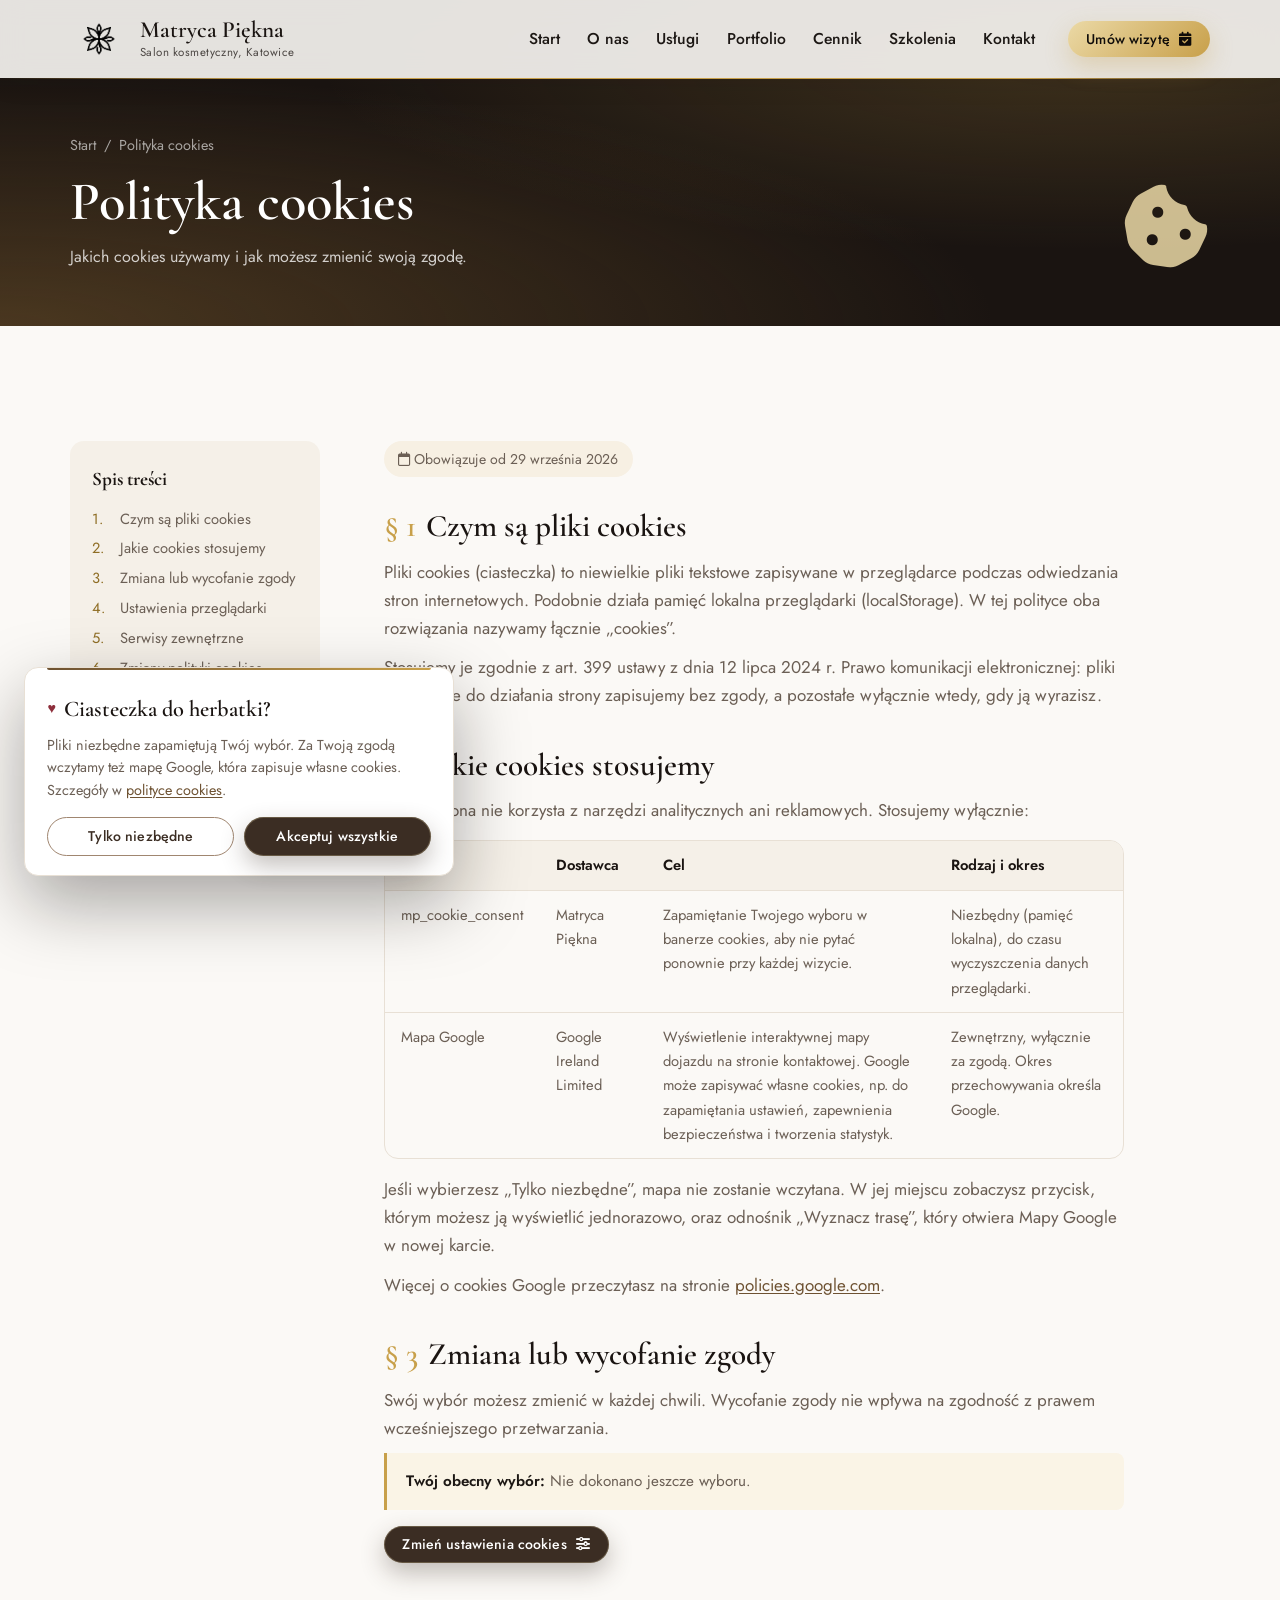
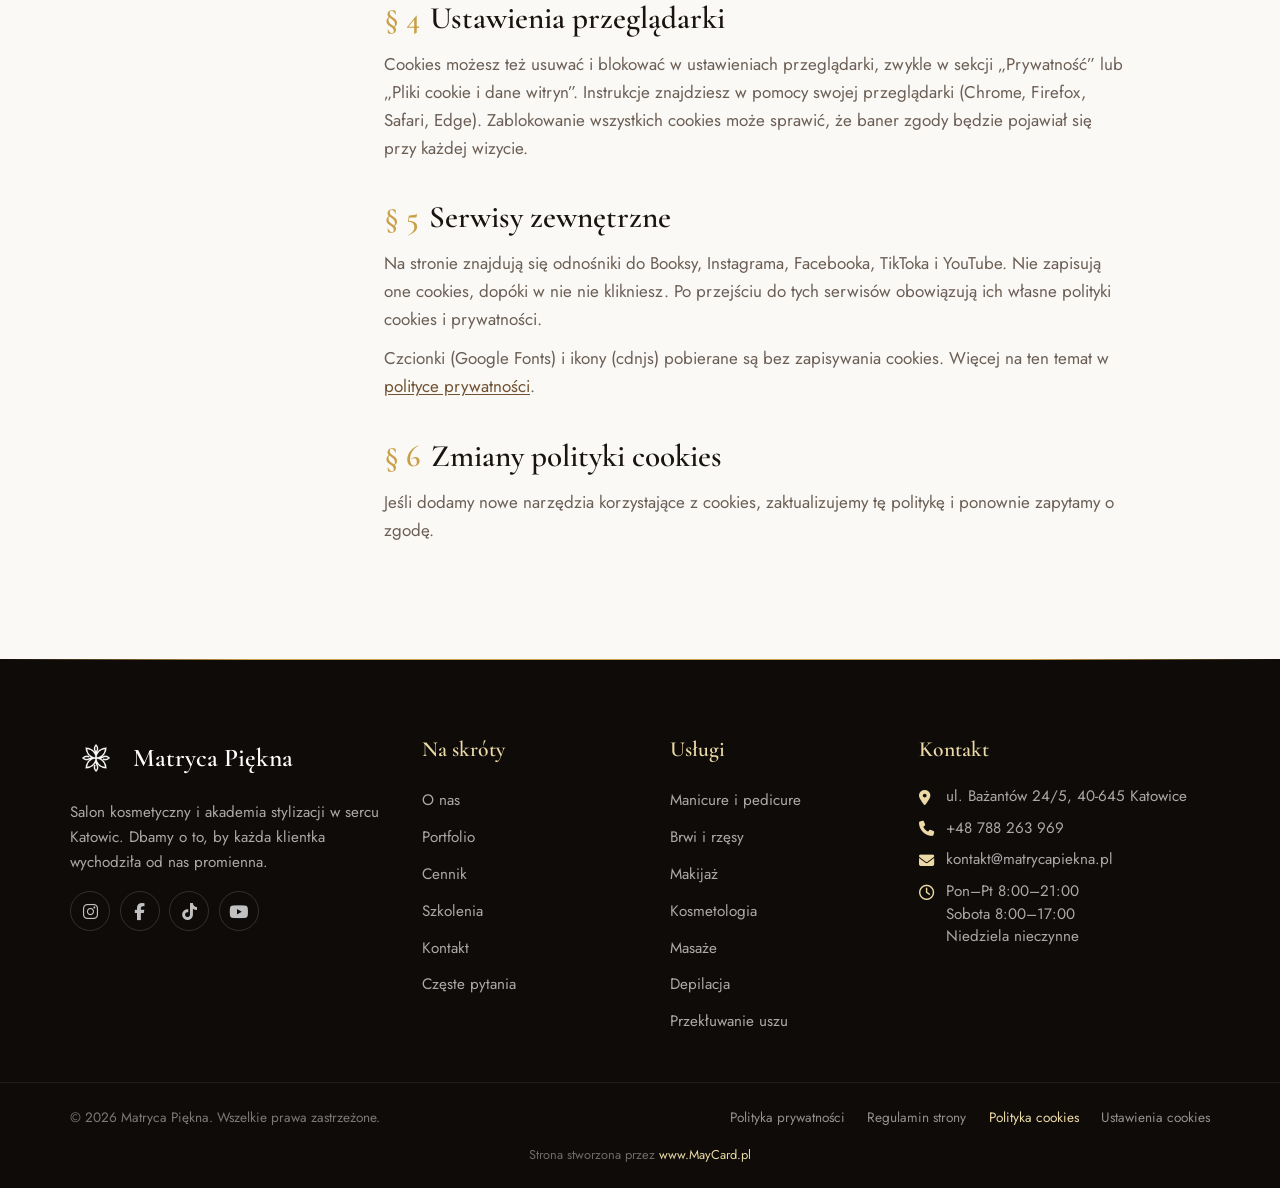
<file: polityka-cookies.html>
<!DOCTYPE html>
<html lang="pl">
<head>
  <meta charset="UTF-8">
  <meta name="viewport" content="width=device-width, initial-scale=1">
  <title>Polityka cookies | Matryca Piękna, Katowice</title>
  <meta name="description" content="Jakich plików cookies używa strona Matryca Piękna, w jakim celu i jak możesz zmienić swoją zgodę.">
  <meta name="theme-color" content="#1a1411">

  <script>document.documentElement.classList.add('js');</script>

  <link rel="preconnect" href="https://fonts.googleapis.com">
  <link rel="preconnect" href="https://fonts.gstatic.com" crossorigin>
  <link href="https://fonts.googleapis.com/css2?family=Cormorant+Garamond:ital,wght@0,500;0,600;0,700;1,500;1,600&family=Jost:wght@400;500;600&display=swap" rel="stylesheet">
  <link rel="stylesheet" href="https://cdnjs.cloudflare.com/ajax/libs/font-awesome/6.5.1/css/all.min.css">
  <link rel="stylesheet" href="style.css?v=20261016">

  <link rel="icon" type="image/webp" href="wembp/logo_czarne_przegladarka.webp" media="(prefers-color-scheme: light)">
  <link rel="icon" type="image/webp" href="wembp/logo_biale_przegladarka.webp" media="(prefers-color-scheme: dark)">
</head>
<body class="page-inner">
  <a class="skip-link" href="#main">Przejdź do treści</a>

  <!-- ========== NAWIGACJA ========== -->
  <header class="site-header" id="siteHeader">
    <div class="nav">
      <a href="index.html" class="brand" aria-label="Matryca Piękna, strona główna">
        <span class="brand__logo">
          <img src="wembp/logo2.svg" alt="" class="logo-light" width="58" height="58">
          <img src="wembp/logo2_czarne.webp" alt="" class="logo-dark" width="58" height="58">
        </span>
        <span class="brand__name">Matryca Piękna<small>Salon kosmetyczny, Katowice</small></span>
      </a>

      <button class="nav-toggle" id="navToggle" type="button" aria-expanded="false" aria-controls="navMenu" aria-label="Otwórz menu">
        <span></span><span></span><span></span>
      </button>

      <nav class="nav-menu" id="navMenu" aria-label="Menu główne">
        <ul class="nav-links">
          <li><a href="index.html" class="nav-link">Start</a></li>
          <li><a href="index.html#about" class="nav-link">O nas</a></li>
          <li><a href="index.html#services" class="nav-link">Usługi</a></li>
          <li><a href="index.html#portfolio" class="nav-link">Portfolio</a></li>
          <li><a href="cennik.html" class="nav-link">Cennik</a></li>
          <li><a href="szkolenia.html" class="nav-link">Szkolenia</a></li>
          <li><a href="kontakt.html" class="nav-link">Kontakt</a></li>
        </ul>
        <a href="https://booksy.com/pl-pl/234844_matryca-piekna_salon-kosmetyczny_11597_katowice" target="_blank" rel="noopener" class="btn btn--gold btn--sm nav-cta">Umów wizytę <i class="fa-solid fa-calendar-check" aria-hidden="true"></i></a>
        <div class="nav-menu__extra">
          <p class="open-status open-status--menu" data-open-status aria-live="polite">Sprawdzam godziny otwarcia…</p>
          <p><i class="fa-regular fa-clock" aria-hidden="true"></i>Pon–Pt 8:00–21:00, sob. 8:00–17:00</p>
          <p><i class="fa-solid fa-phone" aria-hidden="true"></i><a href="tel:+48788263969">+48 788 263 969</a></p>
        </div>
      </nav>
    </div>
  </header>

  <main id="main">
    <section class="page-hero">
      <div class="container page-hero__inner">
        <div>
          <nav class="breadcrumbs" aria-label="Okruszki">
            <a href="index.html">Start</a><span aria-hidden="true">/</span><span>Polityka cookies</span>
          </nav>
          <h1>Polityka cookies</h1>
          <p>Jakich cookies używamy i jak możesz zmienić swoją zgodę.</p>
        </div>
        <i class="fa-solid fa-cookie-bite page-hero__icon" aria-hidden="true"></i>
      </div>
    </section>

    <section class="section">
      <div class="container legal-layout">
        <aside class="legal-toc" aria-label="Spis treści">
          <strong>Spis treści</strong>
          <ol><li><a href="#czym-sa">Czym są pliki cookies</a></li><li><a href="#rodzaje">Jakie cookies stosujemy</a></li><li><a href="#zgoda">Zmiana lub wycofanie zgody</a></li><li><a href="#przegladarka">Ustawienia przeglądarki</a></li><li><a href="#zewnetrzne">Serwisy zewnętrzne</a></li><li><a href="#zmiany">Zmiany polityki cookies</a></li></ol>
          <div class="legal-toc__other"><a href="polityka-prywatnosci.html">Polityka prywatności</a><a href="regulamin.html">Regulamin strony</a></div>
        </aside>

        <article class="legal-content">
          <p class="legal-meta"><i class="fa-regular fa-calendar" aria-hidden="true"></i> Obowiązuje od 29 września 2026</p>

          <section id="czym-sa">
            <h2>Czym są pliki cookies</h2>
            <p>Pliki cookies (ciasteczka) to niewielkie pliki tekstowe zapisywane w przeglądarce podczas odwiedzania stron internetowych. Podobnie działa pamięć lokalna przeglądarki (localStorage). W tej polityce oba rozwiązania nazywamy łącznie „cookies”.</p>
            <p>Stosujemy je zgodnie z art. 399 ustawy z dnia 12 lipca 2024 r. Prawo komunikacji elektronicznej: pliki niezbędne do działania strony zapisujemy bez zgody, a pozostałe wyłącznie wtedy, gdy ją wyrazisz.</p>
          </section>

          <section id="rodzaje">
            <h2>Jakie cookies stosujemy</h2>
            <p>Nasza strona nie korzysta z narzędzi analitycznych ani reklamowych. Stosujemy wyłącznie:</p>
            <div class="table-wrap">
              <table class="legal-table">
                <thead><tr><th scope="col">Nazwa</th><th scope="col">Dostawca</th><th scope="col">Cel</th><th scope="col">Rodzaj i okres</th></tr></thead>
                <tbody>
                  <tr><td>mp_cookie_consent</td><td>Matryca Piękna</td><td>Zapamiętanie Twojego wyboru w banerze cookies, aby nie pytać ponownie przy każdej wizycie.</td><td>Niezbędny (pamięć lokalna), do czasu wyczyszczenia danych przeglądarki.</td></tr>
                  <tr><td>Mapa Google</td><td>Google Ireland Limited</td><td>Wyświetlenie interaktywnej mapy dojazdu na stronie kontaktowej. Google może zapisywać własne cookies, np. do zapamiętania ustawień, zapewnienia bezpieczeństwa i tworzenia statystyk.</td><td>Zewnętrzny, wyłącznie za zgodą. Okres przechowywania określa Google.</td></tr>
                </tbody>
              </table>
            </div>
            <p>Jeśli wybierzesz „Tylko niezbędne”, mapa nie zostanie wczytana. W jej miejscu zobaczysz przycisk, którym możesz ją wyświetlić jednorazowo, oraz odnośnik „Wyznacz trasę”, który otwiera Mapy Google w nowej karcie.</p>
            <p>Więcej o cookies Google przeczytasz na stronie <a href="https://policies.google.com/technologies/cookies?hl=pl" target="_blank" rel="noopener">policies.google.com</a>.</p>
          </section>

          <section id="zgoda">
            <h2>Zmiana lub wycofanie zgody</h2>
            <p>Swój wybór możesz zmienić w każdej chwili. Wycofanie zgody nie wpływa na zgodność z prawem wcześniejszego przetwarzania.</p>
            <p class="legal-note"><strong>Twój obecny wybór:</strong> <span data-consent-state>Nie dokonano jeszcze wyboru.</span></p>
            <p class="legal-actions"><button type="button" class="btn btn--primary btn--sm" data-cookie-settings>Zmień ustawienia cookies <i class="fa-solid fa-sliders" aria-hidden="true"></i></button></p>
          </section>

          <section id="przegladarka">
            <h2>Ustawienia przeglądarki</h2>
            <p>Cookies możesz też usuwać i blokować w ustawieniach przeglądarki, zwykle w sekcji „Prywatność” lub „Pliki cookie i dane witryn”. Instrukcje znajdziesz w pomocy swojej przeglądarki (Chrome, Firefox, Safari, Edge). Zablokowanie wszystkich cookies może sprawić, że baner zgody będzie pojawiał się przy każdej wizycie.</p>
          </section>

          <section id="zewnetrzne">
            <h2>Serwisy zewnętrzne</h2>
            <p>Na stronie znajdują się odnośniki do Booksy, Instagrama, Facebooka, TikToka i YouTube. Nie zapisują one cookies, dopóki w nie nie klikniesz. Po przejściu do tych serwisów obowiązują ich własne polityki cookies i prywatności.</p>
            <p>Czcionki (Google Fonts) i ikony (cdnjs) pobierane są bez zapisywania cookies. Więcej na ten temat w <a href="polityka-prywatnosci.html#zasoby">polityce prywatności</a>.</p>
          </section>

          <section id="zmiany">
            <h2>Zmiany polityki cookies</h2>
            <p>Jeśli dodamy nowe narzędzia korzystające z cookies, zaktualizujemy tę politykę i ponownie zapytamy o zgodę.</p>
          </section>

        </article>
      </div>
    </section>
  </main>

  <!-- ========== STOPKA ========== -->
  <footer class="site-footer">
    <div class="footer-top">
      <div class="container footer-grid">
        <div class="footer-brand">
          <a href="index.html" class="footer-logo">
            <img src="wembp/logo2.svg" alt="" width="52" height="52">
            <span>Matryca Piękna</span>
          </a>
          <p>Salon kosmetyczny i akademia stylizacji w sercu Katowic. Dbamy o to, by każda klientka wychodziła od nas promienna.</p>
          <div class="social-links">
            <a href="https://www.instagram.com/natalia_wencel_" target="_blank" rel="noopener" aria-label="Instagram"><i class="fa-brands fa-instagram"></i></a>
            <a href="https://www.facebook.com/share/1DC4WH6TpP/" target="_blank" rel="noopener" aria-label="Facebook"><i class="fa-brands fa-facebook-f"></i></a>
            <a href="https://www.tiktok.com/@natalia.wencel96" target="_blank" rel="noopener" aria-label="TikTok"><i class="fa-brands fa-tiktok"></i></a>
            <a href="https://youtube.com/@venaliaacademy" target="_blank" rel="noopener" aria-label="YouTube"><i class="fa-brands fa-youtube"></i></a>
          </div>
        </div>

        <nav class="footer-col" aria-label="Na skróty">
          <h2>Na skróty</h2>
          <ul>
            <li><a href="index.html#about">O nas</a></li>
            <li><a href="index.html#portfolio">Portfolio</a></li>
            <li><a href="cennik.html">Cennik</a></li>
            <li><a href="szkolenia.html">Szkolenia</a></li>
            <li><a href="kontakt.html">Kontakt</a></li>
            <li><a href="kontakt.html#faq">Częste pytania</a></li>
          </ul>
        </nav>

        <nav class="footer-col" aria-label="Usługi">
          <h2>Usługi</h2>
          <ul>
            <li><a href="cennik.html#manicure">Manicure i pedicure</a></li>
            <li><a href="cennik.html#lamination">Brwi i rzęsy</a></li>
            <li><a href="cennik.html#makeup">Makijaż</a></li>
            <li><a href="cennik.html#kosmetologia">Kosmetologia</a></li>
            <li><a href="cennik.html#spa">Masaże</a></li>
            <li><a href="cennik.html#depilation">Depilacja</a></li>
            <li><a href="cennik.html#piercing">Przekłuwanie uszu</a></li>
          </ul>
        </nav>

        <div class="footer-col">
          <h2>Kontakt</h2>
          <ul class="footer-contact">
            <li><i class="fa-solid fa-location-dot" aria-hidden="true"></i>ul. Bażantów 24/5, 40-645 Katowice</li>
            <li><i class="fa-solid fa-phone" aria-hidden="true"></i><a href="tel:+48788263969">+48 788 263 969</a></li>
            <li><i class="fa-solid fa-envelope" aria-hidden="true"></i><a href="mailto:kontakt@matrycapiekna.pl">kontakt@matrycapiekna.pl</a></li>
            <li><i class="fa-regular fa-clock" aria-hidden="true"></i>Pon–Pt 8:00–21:00<br>Sobota 8:00–17:00<br>Niedziela nieczynne</li>
          </ul>
        </div>
      </div>
    </div>

    <div class="footer-bottom">
      <div class="container">
        <p>&copy; <span data-year></span> Matryca Piękna. Wszelkie prawa zastrzeżone.</p>
        <nav class="footer-legal" aria-label="Informacje prawne">
          <a href="polityka-prywatnosci.html">Polityka prywatności</a>
          <a href="regulamin.html">Regulamin strony</a>
          <a href="polityka-cookies.html" aria-current="page">Polityka cookies</a>
          <button type="button" data-cookie-settings>Ustawienia cookies</button>
        </nav>
        <p class="footer-credit">Strona stworzona przez <a href="https://www.MayCard.pl" target="_blank" rel="noopener">www.MayCard.pl</a></p>
      </div>
    </div>
  </footer>

  <button type="button" id="toTop" class="to-top" aria-label="Wróć na górę strony">
    <svg viewBox="0 0 50 50" aria-hidden="true"><circle class="to-top__track" cx="25" cy="25" r="22"/><circle class="to-top__progress" cx="25" cy="25" r="22"/></svg>
    <i class="fa-solid fa-chevron-up" aria-hidden="true"></i>
  </button>

  <script src="script.js?v=20261016"></script>
</body>
</html>
</file>
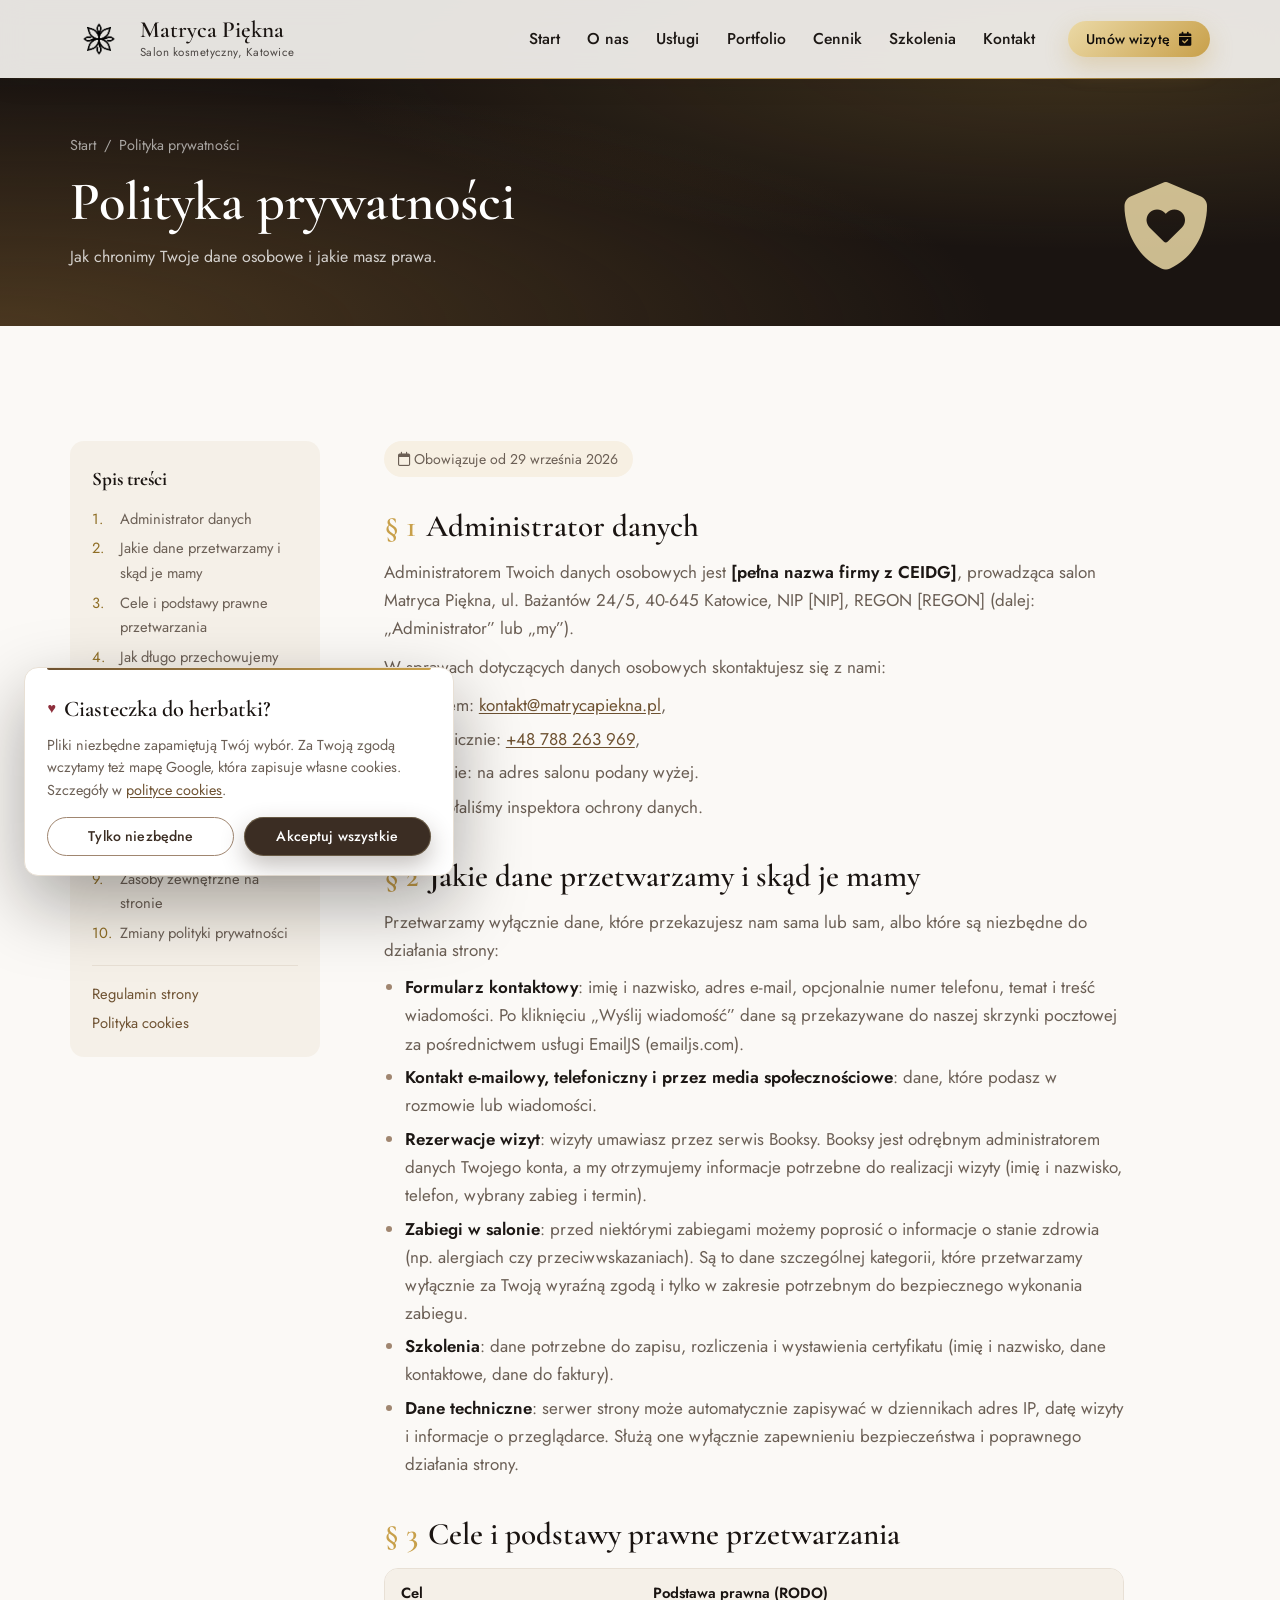
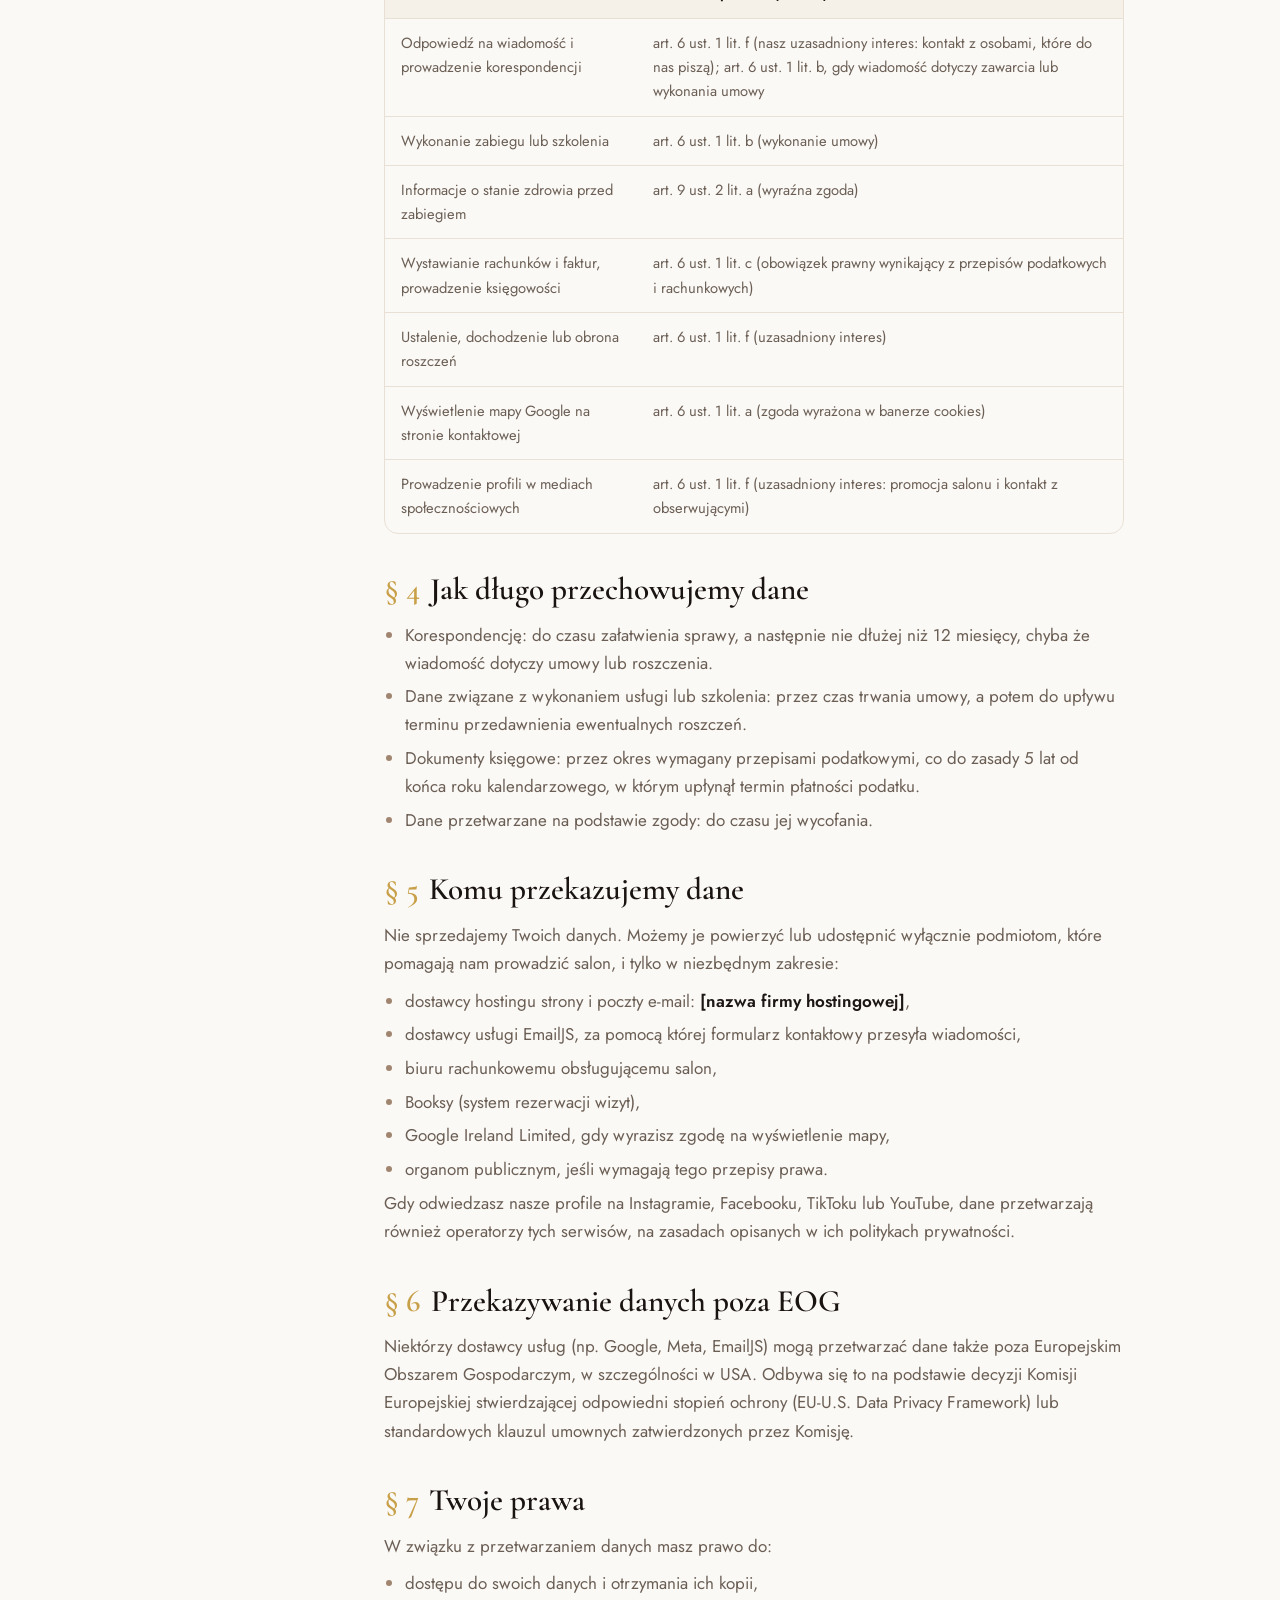
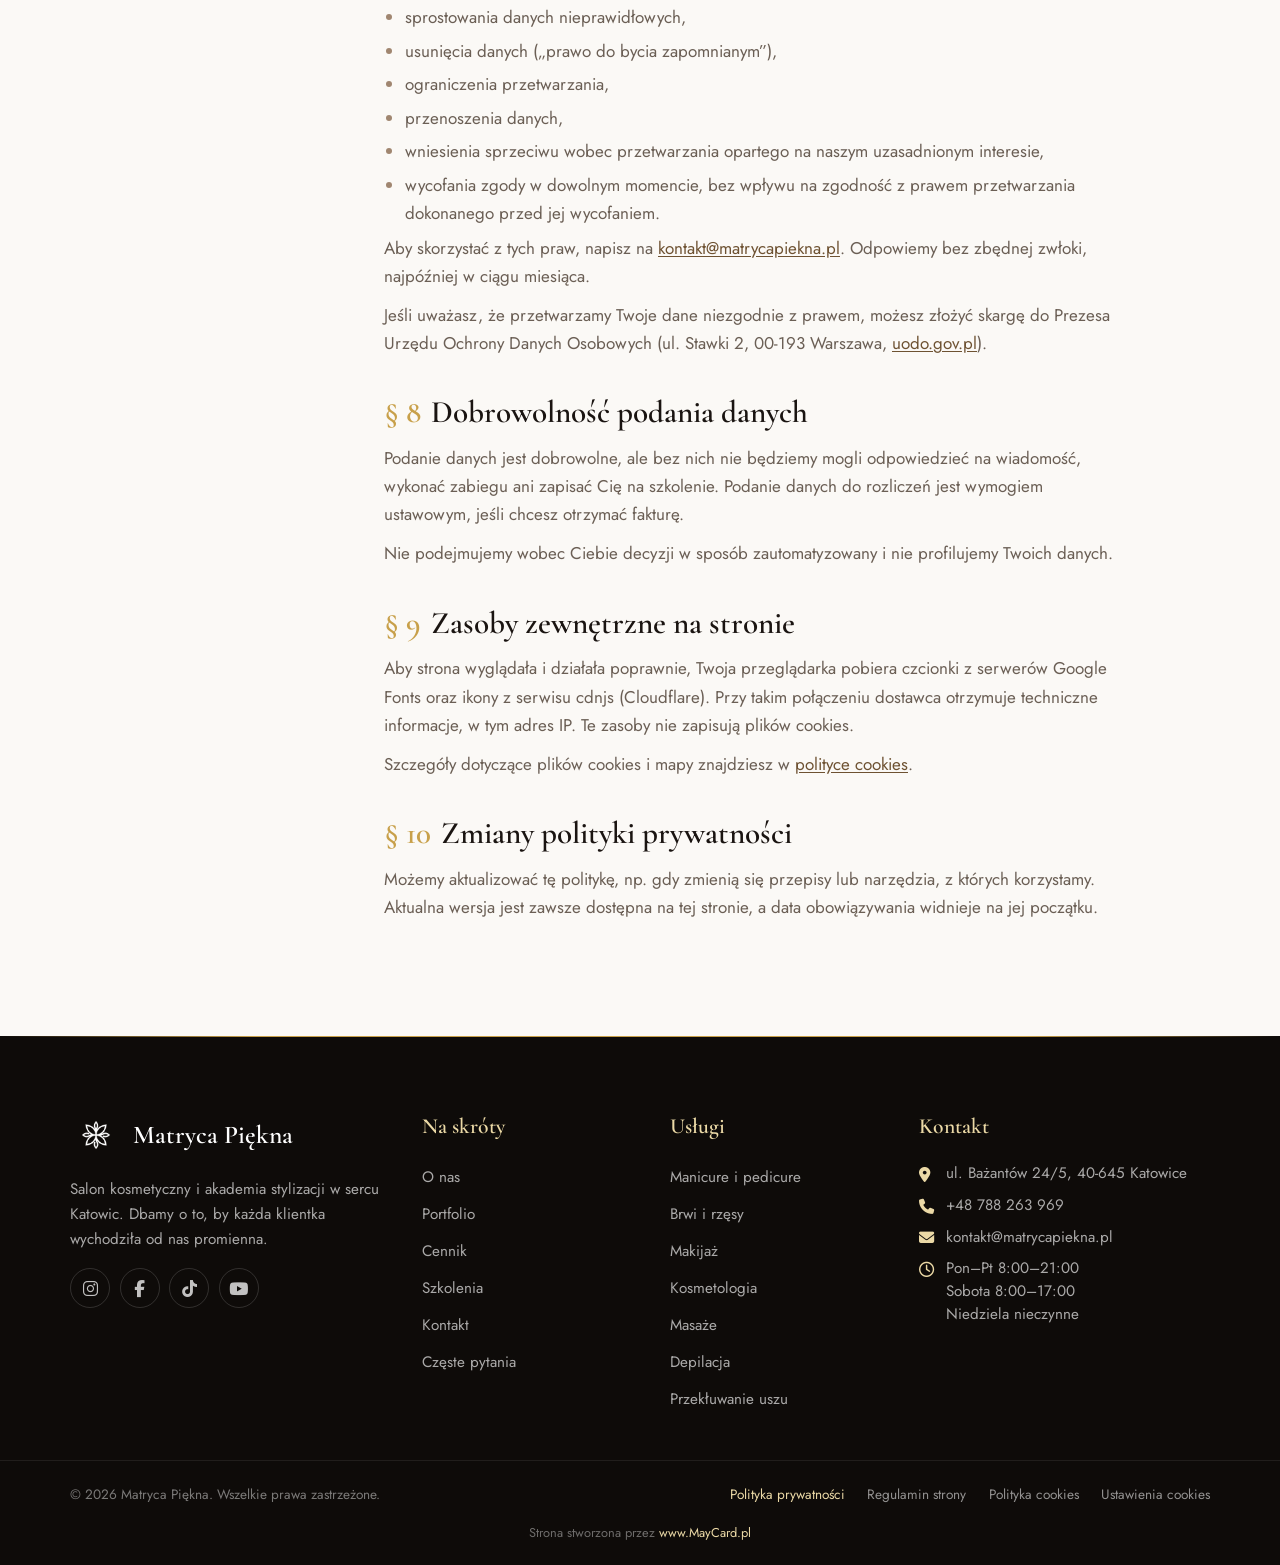
<file: polityka-prywatnosci.html>
<!DOCTYPE html>
<html lang="pl">
<head>
  <meta charset="UTF-8">
  <meta name="viewport" content="width=device-width, initial-scale=1">
  <title>Polityka prywatności | Matryca Piękna, Katowice</title>
  <meta name="description" content="Jak Matryca Piękna chroni Twoje dane osobowe: kto jest administratorem, w jakim celu przetwarzamy dane i jakie masz prawa.">
  <meta name="theme-color" content="#1a1411">

  <script>document.documentElement.classList.add('js');</script>

  <link rel="preconnect" href="https://fonts.googleapis.com">
  <link rel="preconnect" href="https://fonts.gstatic.com" crossorigin>
  <link href="https://fonts.googleapis.com/css2?family=Cormorant+Garamond:ital,wght@0,500;0,600;0,700;1,500;1,600&family=Jost:wght@400;500;600&display=swap" rel="stylesheet">
  <link rel="stylesheet" href="https://cdnjs.cloudflare.com/ajax/libs/font-awesome/6.5.1/css/all.min.css">
  <link rel="stylesheet" href="style.css?v=20261016">

  <link rel="icon" type="image/webp" href="wembp/logo_czarne_przegladarka.webp" media="(prefers-color-scheme: light)">
  <link rel="icon" type="image/webp" href="wembp/logo_biale_przegladarka.webp" media="(prefers-color-scheme: dark)">
</head>
<body class="page-inner">
  <a class="skip-link" href="#main">Przejdź do treści</a>

  <!-- ========== NAWIGACJA ========== -->
  <header class="site-header" id="siteHeader">
    <div class="nav">
      <a href="index.html" class="brand" aria-label="Matryca Piękna, strona główna">
        <span class="brand__logo">
          <img src="wembp/logo2.svg" alt="" class="logo-light" width="58" height="58">
          <img src="wembp/logo2_czarne.webp" alt="" class="logo-dark" width="58" height="58">
        </span>
        <span class="brand__name">Matryca Piękna<small>Salon kosmetyczny, Katowice</small></span>
      </a>

      <button class="nav-toggle" id="navToggle" type="button" aria-expanded="false" aria-controls="navMenu" aria-label="Otwórz menu">
        <span></span><span></span><span></span>
      </button>

      <nav class="nav-menu" id="navMenu" aria-label="Menu główne">
        <ul class="nav-links">
          <li><a href="index.html" class="nav-link">Start</a></li>
          <li><a href="index.html#about" class="nav-link">O nas</a></li>
          <li><a href="index.html#services" class="nav-link">Usługi</a></li>
          <li><a href="index.html#portfolio" class="nav-link">Portfolio</a></li>
          <li><a href="cennik.html" class="nav-link">Cennik</a></li>
          <li><a href="szkolenia.html" class="nav-link">Szkolenia</a></li>
          <li><a href="kontakt.html" class="nav-link">Kontakt</a></li>
        </ul>
        <a href="https://booksy.com/pl-pl/234844_matryca-piekna_salon-kosmetyczny_11597_katowice" target="_blank" rel="noopener" class="btn btn--gold btn--sm nav-cta">Umów wizytę <i class="fa-solid fa-calendar-check" aria-hidden="true"></i></a>
        <div class="nav-menu__extra">
          <p class="open-status open-status--menu" data-open-status aria-live="polite">Sprawdzam godziny otwarcia…</p>
          <p><i class="fa-regular fa-clock" aria-hidden="true"></i>Pon–Pt 8:00–21:00, sob. 8:00–17:00</p>
          <p><i class="fa-solid fa-phone" aria-hidden="true"></i><a href="tel:+48788263969">+48 788 263 969</a></p>
        </div>
      </nav>
    </div>
  </header>

  <main id="main">
    <section class="page-hero">
      <div class="container page-hero__inner">
        <div>
          <nav class="breadcrumbs" aria-label="Okruszki">
            <a href="index.html">Start</a><span aria-hidden="true">/</span><span>Polityka prywatności</span>
          </nav>
          <h1>Polityka prywatności</h1>
          <p>Jak chronimy Twoje dane osobowe i jakie masz prawa.</p>
        </div>
        <i class="fa-solid fa-shield-heart page-hero__icon" aria-hidden="true"></i>
      </div>
    </section>

    <section class="section">
      <div class="container legal-layout">
        <aside class="legal-toc" aria-label="Spis treści">
          <strong>Spis treści</strong>
          <ol><li><a href="#administrator">Administrator danych</a></li><li><a href="#zakres">Jakie dane przetwarzamy i skąd je mamy</a></li><li><a href="#cele">Cele i podstawy prawne przetwarzania</a></li><li><a href="#okres">Jak długo przechowujemy dane</a></li><li><a href="#odbiorcy">Komu przekazujemy dane</a></li><li><a href="#transfer">Przekazywanie danych poza EOG</a></li><li><a href="#prawa">Twoje prawa</a></li><li><a href="#dobrowolnosc">Dobrowolność podania danych</a></li><li><a href="#zasoby">Zasoby zewnętrzne na stronie</a></li><li><a href="#zmiany">Zmiany polityki prywatności</a></li></ol>
          <div class="legal-toc__other"><a href="regulamin.html">Regulamin strony</a><a href="polityka-cookies.html">Polityka cookies</a></div>
        </aside>

        <article class="legal-content">
          <p class="legal-meta"><i class="fa-regular fa-calendar" aria-hidden="true"></i> Obowiązuje od 29 września 2026</p>

          <section id="administrator">
            <h2>Administrator danych</h2>
            <p>Administratorem Twoich danych osobowych jest <strong>[pełna nazwa firmy z CEIDG]</strong>, prowadząca salon Matryca Piękna, ul. Bażantów 24/5, 40-645 Katowice, NIP [NIP], REGON [REGON] (dalej: „Administrator” lub „my”).</p>
            <p>W sprawach dotyczących danych osobowych skontaktujesz się z nami:</p>
            <ul>
              <li>e-mailem: <a href="mailto:kontakt@matrycapiekna.pl">kontakt@matrycapiekna.pl</a>,</li>
              <li>telefonicznie: <a href="tel:+48788263969">+48 788 263 969</a>,</li>
              <li>listownie: na adres salonu podany wyżej.</li>
            </ul>
            <p>Nie powołaliśmy inspektora ochrony danych.</p>
          </section>

          <section id="zakres">
            <h2>Jakie dane przetwarzamy i skąd je mamy</h2>
            <p>Przetwarzamy wyłącznie dane, które przekazujesz nam sama lub sam, albo które są niezbędne do działania strony:</p>
            <ul>
              <li><strong>Formularz kontaktowy</strong>: imię i nazwisko, adres e-mail, opcjonalnie numer telefonu, temat i treść wiadomości. Po kliknięciu „Wyślij wiadomość” dane są przekazywane do naszej skrzynki pocztowej za pośrednictwem usługi EmailJS (emailjs.com).</li>
              <li><strong>Kontakt e-mailowy, telefoniczny i przez media społecznościowe</strong>: dane, które podasz w rozmowie lub wiadomości.</li>
              <li><strong>Rezerwacje wizyt</strong>: wizyty umawiasz przez serwis Booksy. Booksy jest odrębnym administratorem danych Twojego konta, a my otrzymujemy informacje potrzebne do realizacji wizyty (imię i nazwisko, telefon, wybrany zabieg i termin).</li>
              <li><strong>Zabiegi w salonie</strong>: przed niektórymi zabiegami możemy poprosić o informacje o stanie zdrowia (np. alergiach czy przeciwwskazaniach). Są to dane szczególnej kategorii, które przetwarzamy wyłącznie za Twoją wyraźną zgodą i tylko w zakresie potrzebnym do bezpiecznego wykonania zabiegu.</li>
              <li><strong>Szkolenia</strong>: dane potrzebne do zapisu, rozliczenia i wystawienia certyfikatu (imię i nazwisko, dane kontaktowe, dane do faktury).</li>
              <li><strong>Dane techniczne</strong>: serwer strony może automatycznie zapisywać w dziennikach adres IP, datę wizyty i informacje o przeglądarce. Służą one wyłącznie zapewnieniu bezpieczeństwa i poprawnego działania strony.</li>
            </ul>
          </section>

          <section id="cele">
            <h2>Cele i podstawy prawne przetwarzania</h2>
            <div class="table-wrap">
              <table class="legal-table">
                <thead><tr><th scope="col">Cel</th><th scope="col">Podstawa prawna (RODO)</th></tr></thead>
                <tbody>
                  <tr><td>Odpowiedź na wiadomość i prowadzenie korespondencji</td><td>art. 6 ust. 1 lit. f (nasz uzasadniony interes: kontakt z osobami, które do nas piszą); art. 6 ust. 1 lit. b, gdy wiadomość dotyczy zawarcia lub wykonania umowy</td></tr>
                  <tr><td>Wykonanie zabiegu lub szkolenia</td><td>art. 6 ust. 1 lit. b (wykonanie umowy)</td></tr>
                  <tr><td>Informacje o stanie zdrowia przed zabiegiem</td><td>art. 9 ust. 2 lit. a (wyraźna zgoda)</td></tr>
                  <tr><td>Wystawianie rachunków i faktur, prowadzenie księgowości</td><td>art. 6 ust. 1 lit. c (obowiązek prawny wynikający z przepisów podatkowych i rachunkowych)</td></tr>
                  <tr><td>Ustalenie, dochodzenie lub obrona roszczeń</td><td>art. 6 ust. 1 lit. f (uzasadniony interes)</td></tr>
                  <tr><td>Wyświetlenie mapy Google na stronie kontaktowej</td><td>art. 6 ust. 1 lit. a (zgoda wyrażona w banerze cookies)</td></tr>
                  <tr><td>Prowadzenie profili w mediach społecznościowych</td><td>art. 6 ust. 1 lit. f (uzasadniony interes: promocja salonu i kontakt z obserwującymi)</td></tr>
                </tbody>
              </table>
            </div>
          </section>

          <section id="okres">
            <h2>Jak długo przechowujemy dane</h2>
            <ul>
              <li>Korespondencję: do czasu załatwienia sprawy, a następnie nie dłużej niż 12 miesięcy, chyba że wiadomość dotyczy umowy lub roszczenia.</li>
              <li>Dane związane z wykonaniem usługi lub szkolenia: przez czas trwania umowy, a potem do upływu terminu przedawnienia ewentualnych roszczeń.</li>
              <li>Dokumenty księgowe: przez okres wymagany przepisami podatkowymi, co do zasady 5 lat od końca roku kalendarzowego, w którym upłynął termin płatności podatku.</li>
              <li>Dane przetwarzane na podstawie zgody: do czasu jej wycofania.</li>
            </ul>
          </section>

          <section id="odbiorcy">
            <h2>Komu przekazujemy dane</h2>
            <p>Nie sprzedajemy Twoich danych. Możemy je powierzyć lub udostępnić wyłącznie podmiotom, które pomagają nam prowadzić salon, i tylko w niezbędnym zakresie:</p>
            <ul>
              <li>dostawcy hostingu strony i poczty e-mail: <strong>[nazwa firmy hostingowej]</strong>,</li>
              <li>dostawcy usługi EmailJS, za pomocą której formularz kontaktowy przesyła wiadomości,</li>
              <li>biuru rachunkowemu obsługującemu salon,</li>
              <li>Booksy (system rezerwacji wizyt),</li>
              <li>Google Ireland Limited, gdy wyrazisz zgodę na wyświetlenie mapy,</li>
              <li>organom publicznym, jeśli wymagają tego przepisy prawa.</li>
            </ul>
            <p>Gdy odwiedzasz nasze profile na Instagramie, Facebooku, TikToku lub YouTube, dane przetwarzają również operatorzy tych serwisów, na zasadach opisanych w ich politykach prywatności.</p>
          </section>

          <section id="transfer">
            <h2>Przekazywanie danych poza EOG</h2>
            <p>Niektórzy dostawcy usług (np. Google, Meta, EmailJS) mogą przetwarzać dane także poza Europejskim Obszarem Gospodarczym, w szczególności w USA. Odbywa się to na podstawie decyzji Komisji Europejskiej stwierdzającej odpowiedni stopień ochrony (EU-U.S. Data Privacy Framework) lub standardowych klauzul umownych zatwierdzonych przez Komisję.</p>
          </section>

          <section id="prawa">
            <h2>Twoje prawa</h2>
            <p>W związku z przetwarzaniem danych masz prawo do:</p>
            <ul>
              <li>dostępu do swoich danych i otrzymania ich kopii,</li>
              <li>sprostowania danych nieprawidłowych,</li>
              <li>usunięcia danych („prawo do bycia zapomnianym”),</li>
              <li>ograniczenia przetwarzania,</li>
              <li>przenoszenia danych,</li>
              <li>wniesienia sprzeciwu wobec przetwarzania opartego na naszym uzasadnionym interesie,</li>
              <li>wycofania zgody w dowolnym momencie, bez wpływu na zgodność z prawem przetwarzania dokonanego przed jej wycofaniem.</li>
            </ul>
            <p>Aby skorzystać z tych praw, napisz na <a href="mailto:kontakt@matrycapiekna.pl">kontakt@matrycapiekna.pl</a>. Odpowiemy bez zbędnej zwłoki, najpóźniej w ciągu miesiąca.</p>
            <p>Jeśli uważasz, że przetwarzamy Twoje dane niezgodnie z prawem, możesz złożyć skargę do Prezesa Urzędu Ochrony Danych Osobowych (ul. Stawki 2, 00-193 Warszawa, <a href="https://uodo.gov.pl" target="_blank" rel="noopener">uodo.gov.pl</a>).</p>
          </section>

          <section id="dobrowolnosc">
            <h2>Dobrowolność podania danych</h2>
            <p>Podanie danych jest dobrowolne, ale bez nich nie będziemy mogli odpowiedzieć na wiadomość, wykonać zabiegu ani zapisać Cię na szkolenie. Podanie danych do rozliczeń jest wymogiem ustawowym, jeśli chcesz otrzymać fakturę.</p>
            <p>Nie podejmujemy wobec Ciebie decyzji w sposób zautomatyzowany i nie profilujemy Twoich danych.</p>
          </section>

          <section id="zasoby">
            <h2>Zasoby zewnętrzne na stronie</h2>
            <p>Aby strona wyglądała i działała poprawnie, Twoja przeglądarka pobiera czcionki z serwerów Google Fonts oraz ikony z serwisu cdnjs (Cloudflare). Przy takim połączeniu dostawca otrzymuje techniczne informacje, w tym adres IP. Te zasoby nie zapisują plików cookies.</p>
            <p>Szczegóły dotyczące plików cookies i mapy znajdziesz w <a href="polityka-cookies.html">polityce cookies</a>.</p>
          </section>

          <section id="zmiany">
            <h2>Zmiany polityki prywatności</h2>
            <p>Możemy aktualizować tę politykę, np. gdy zmienią się przepisy lub narzędzia, z których korzystamy. Aktualna wersja jest zawsze dostępna na tej stronie, a data obowiązywania widnieje na jej początku.</p>
          </section>

        </article>
      </div>
    </section>
  </main>

  <!-- ========== STOPKA ========== -->
  <footer class="site-footer">
    <div class="footer-top">
      <div class="container footer-grid">
        <div class="footer-brand">
          <a href="index.html" class="footer-logo">
            <img src="wembp/logo2.svg" alt="" width="52" height="52">
            <span>Matryca Piękna</span>
          </a>
          <p>Salon kosmetyczny i akademia stylizacji w sercu Katowic. Dbamy o to, by każda klientka wychodziła od nas promienna.</p>
          <div class="social-links">
            <a href="https://www.instagram.com/natalia_wencel_" target="_blank" rel="noopener" aria-label="Instagram"><i class="fa-brands fa-instagram"></i></a>
            <a href="https://www.facebook.com/share/1DC4WH6TpP/" target="_blank" rel="noopener" aria-label="Facebook"><i class="fa-brands fa-facebook-f"></i></a>
            <a href="https://www.tiktok.com/@natalia.wencel96" target="_blank" rel="noopener" aria-label="TikTok"><i class="fa-brands fa-tiktok"></i></a>
            <a href="https://youtube.com/@venaliaacademy" target="_blank" rel="noopener" aria-label="YouTube"><i class="fa-brands fa-youtube"></i></a>
          </div>
        </div>

        <nav class="footer-col" aria-label="Na skróty">
          <h2>Na skróty</h2>
          <ul>
            <li><a href="index.html#about">O nas</a></li>
            <li><a href="index.html#portfolio">Portfolio</a></li>
            <li><a href="cennik.html">Cennik</a></li>
            <li><a href="szkolenia.html">Szkolenia</a></li>
            <li><a href="kontakt.html">Kontakt</a></li>
            <li><a href="kontakt.html#faq">Częste pytania</a></li>
          </ul>
        </nav>

        <nav class="footer-col" aria-label="Usługi">
          <h2>Usługi</h2>
          <ul>
            <li><a href="cennik.html#manicure">Manicure i pedicure</a></li>
            <li><a href="cennik.html#lamination">Brwi i rzęsy</a></li>
            <li><a href="cennik.html#makeup">Makijaż</a></li>
            <li><a href="cennik.html#kosmetologia">Kosmetologia</a></li>
            <li><a href="cennik.html#spa">Masaże</a></li>
            <li><a href="cennik.html#depilation">Depilacja</a></li>
            <li><a href="cennik.html#piercing">Przekłuwanie uszu</a></li>
          </ul>
        </nav>

        <div class="footer-col">
          <h2>Kontakt</h2>
          <ul class="footer-contact">
            <li><i class="fa-solid fa-location-dot" aria-hidden="true"></i>ul. Bażantów 24/5, 40-645 Katowice</li>
            <li><i class="fa-solid fa-phone" aria-hidden="true"></i><a href="tel:+48788263969">+48 788 263 969</a></li>
            <li><i class="fa-solid fa-envelope" aria-hidden="true"></i><a href="mailto:kontakt@matrycapiekna.pl">kontakt@matrycapiekna.pl</a></li>
            <li><i class="fa-regular fa-clock" aria-hidden="true"></i>Pon–Pt 8:00–21:00<br>Sobota 8:00–17:00<br>Niedziela nieczynne</li>
          </ul>
        </div>
      </div>
    </div>

    <div class="footer-bottom">
      <div class="container">
        <p>&copy; <span data-year></span> Matryca Piękna. Wszelkie prawa zastrzeżone.</p>
        <nav class="footer-legal" aria-label="Informacje prawne">
          <a href="polityka-prywatnosci.html" aria-current="page">Polityka prywatności</a>
          <a href="regulamin.html">Regulamin strony</a>
          <a href="polityka-cookies.html">Polityka cookies</a>
          <button type="button" data-cookie-settings>Ustawienia cookies</button>
        </nav>
        <p class="footer-credit">Strona stworzona przez <a href="https://www.MayCard.pl" target="_blank" rel="noopener">www.MayCard.pl</a></p>
      </div>
    </div>
  </footer>

  <button type="button" id="toTop" class="to-top" aria-label="Wróć na górę strony">
    <svg viewBox="0 0 50 50" aria-hidden="true"><circle class="to-top__track" cx="25" cy="25" r="22"/><circle class="to-top__progress" cx="25" cy="25" r="22"/></svg>
    <i class="fa-solid fa-chevron-up" aria-hidden="true"></i>
  </button>

  <script src="script.js?v=20261016"></script>
</body>
</html>
</file>
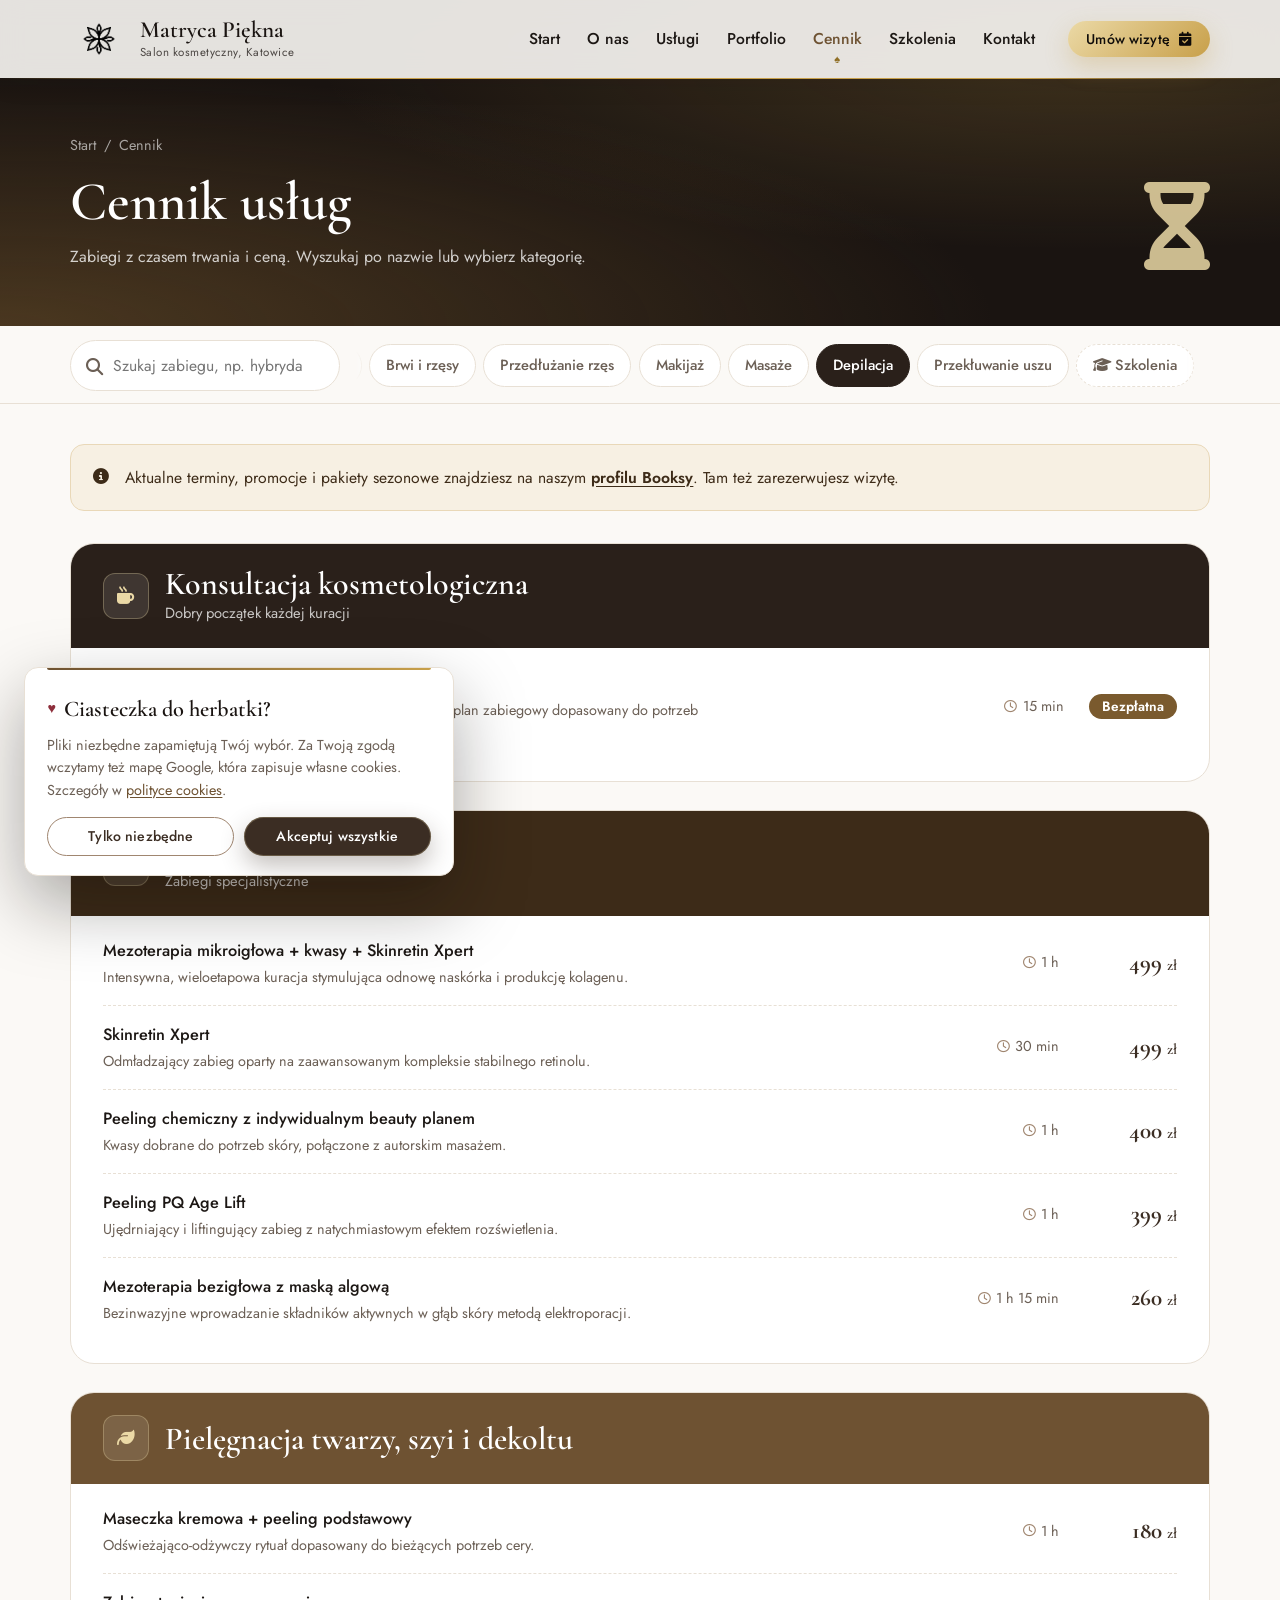
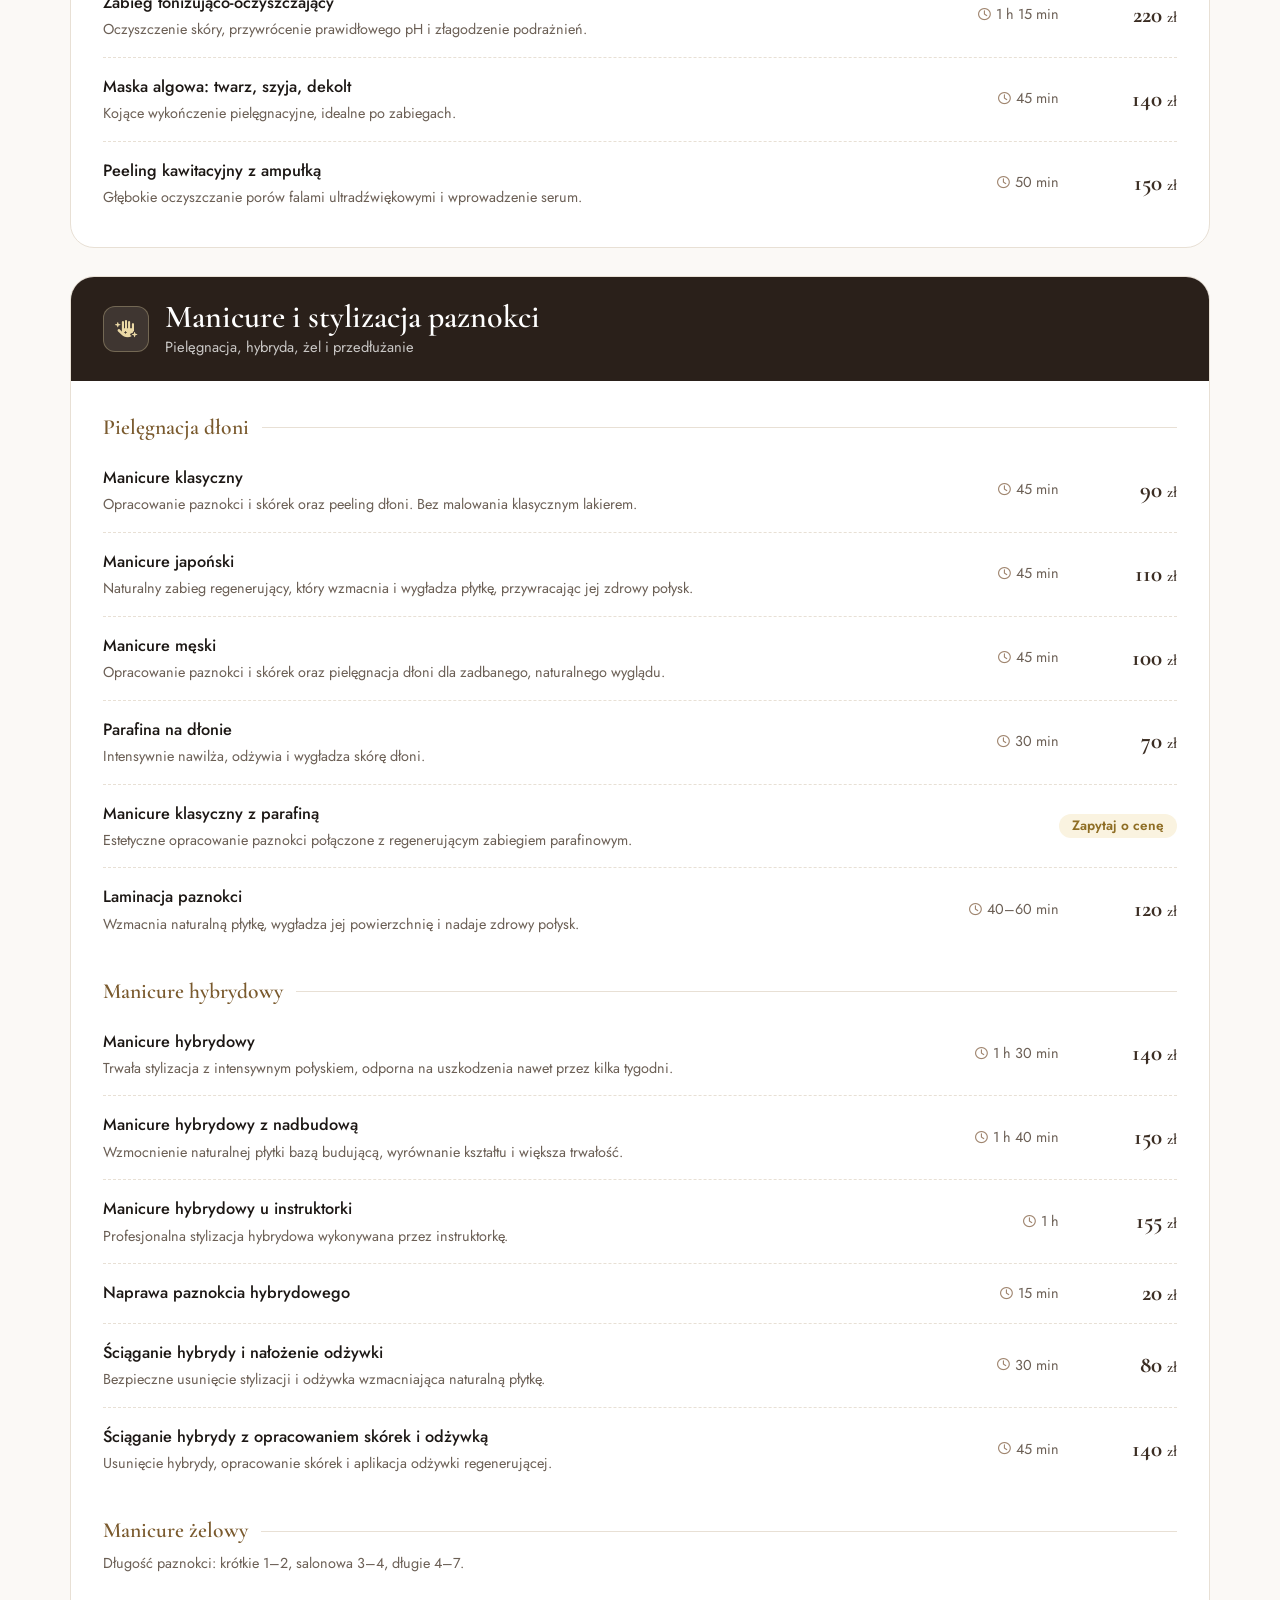
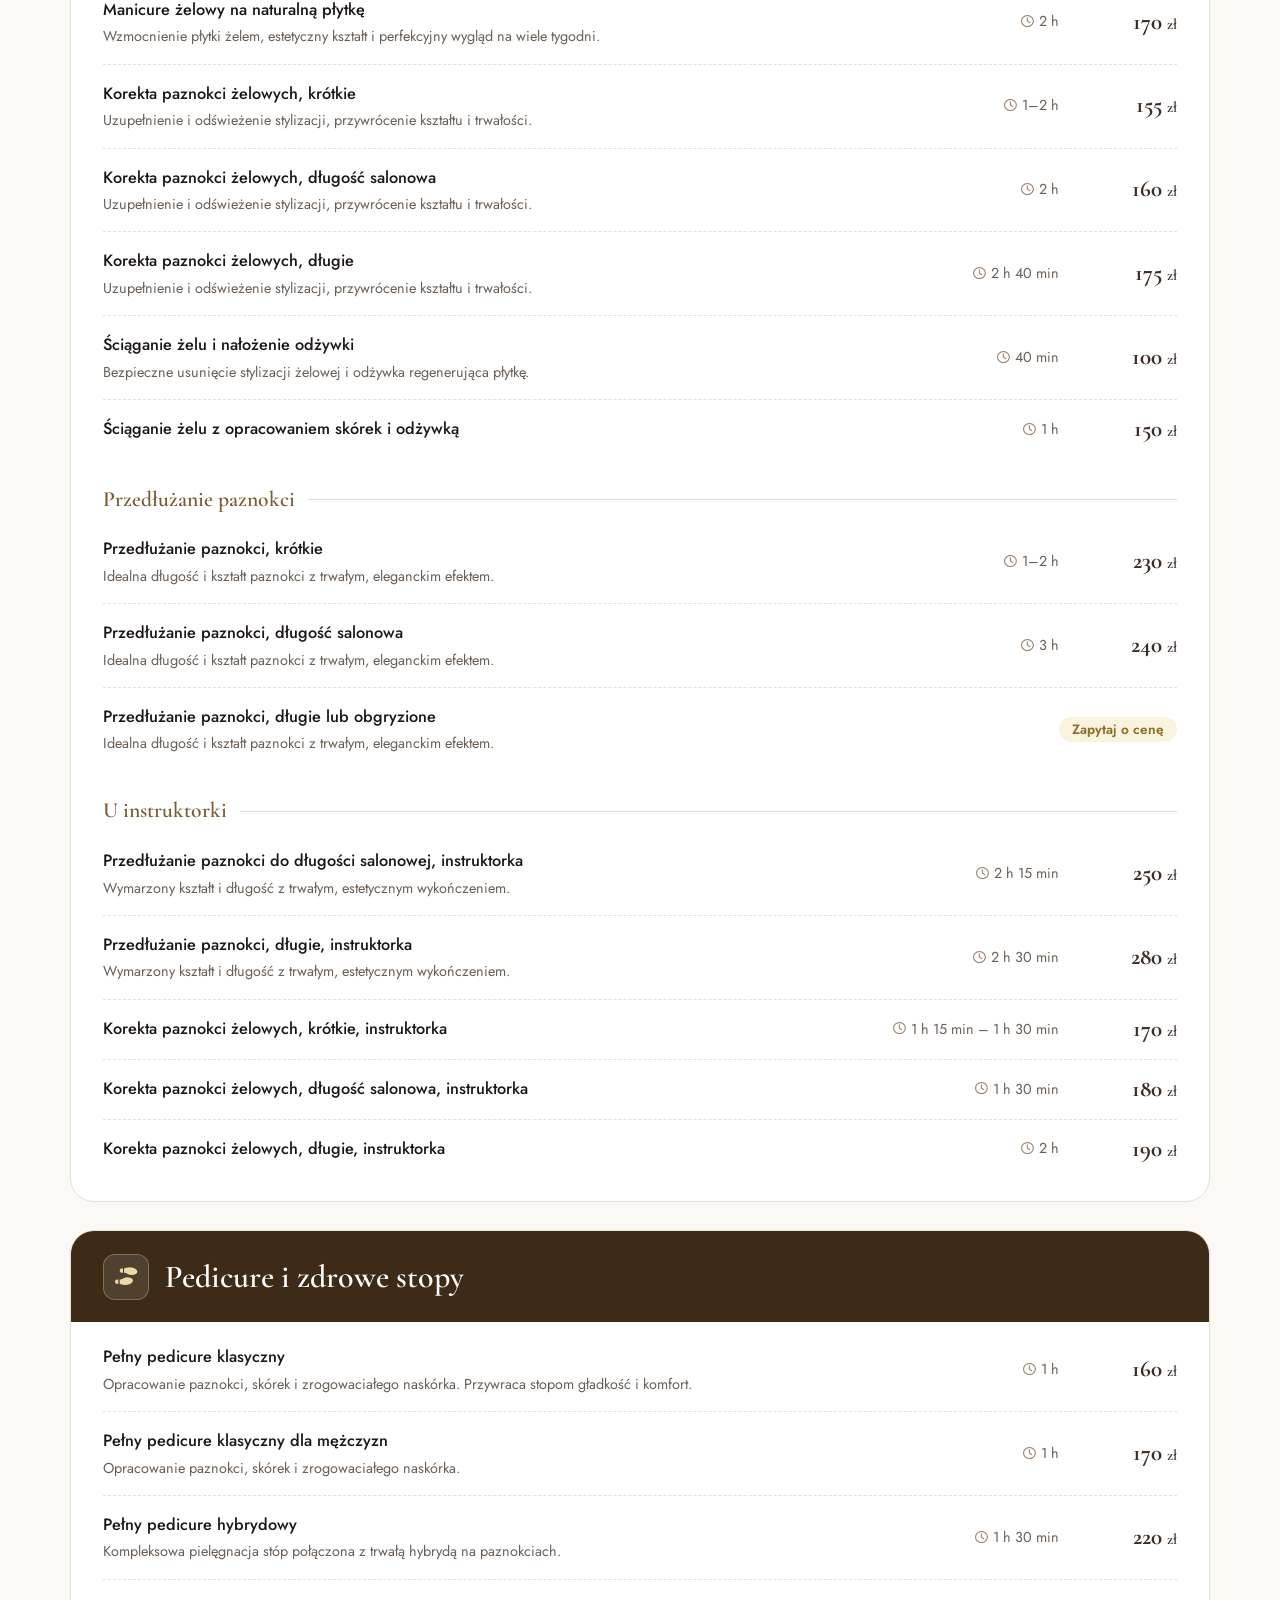
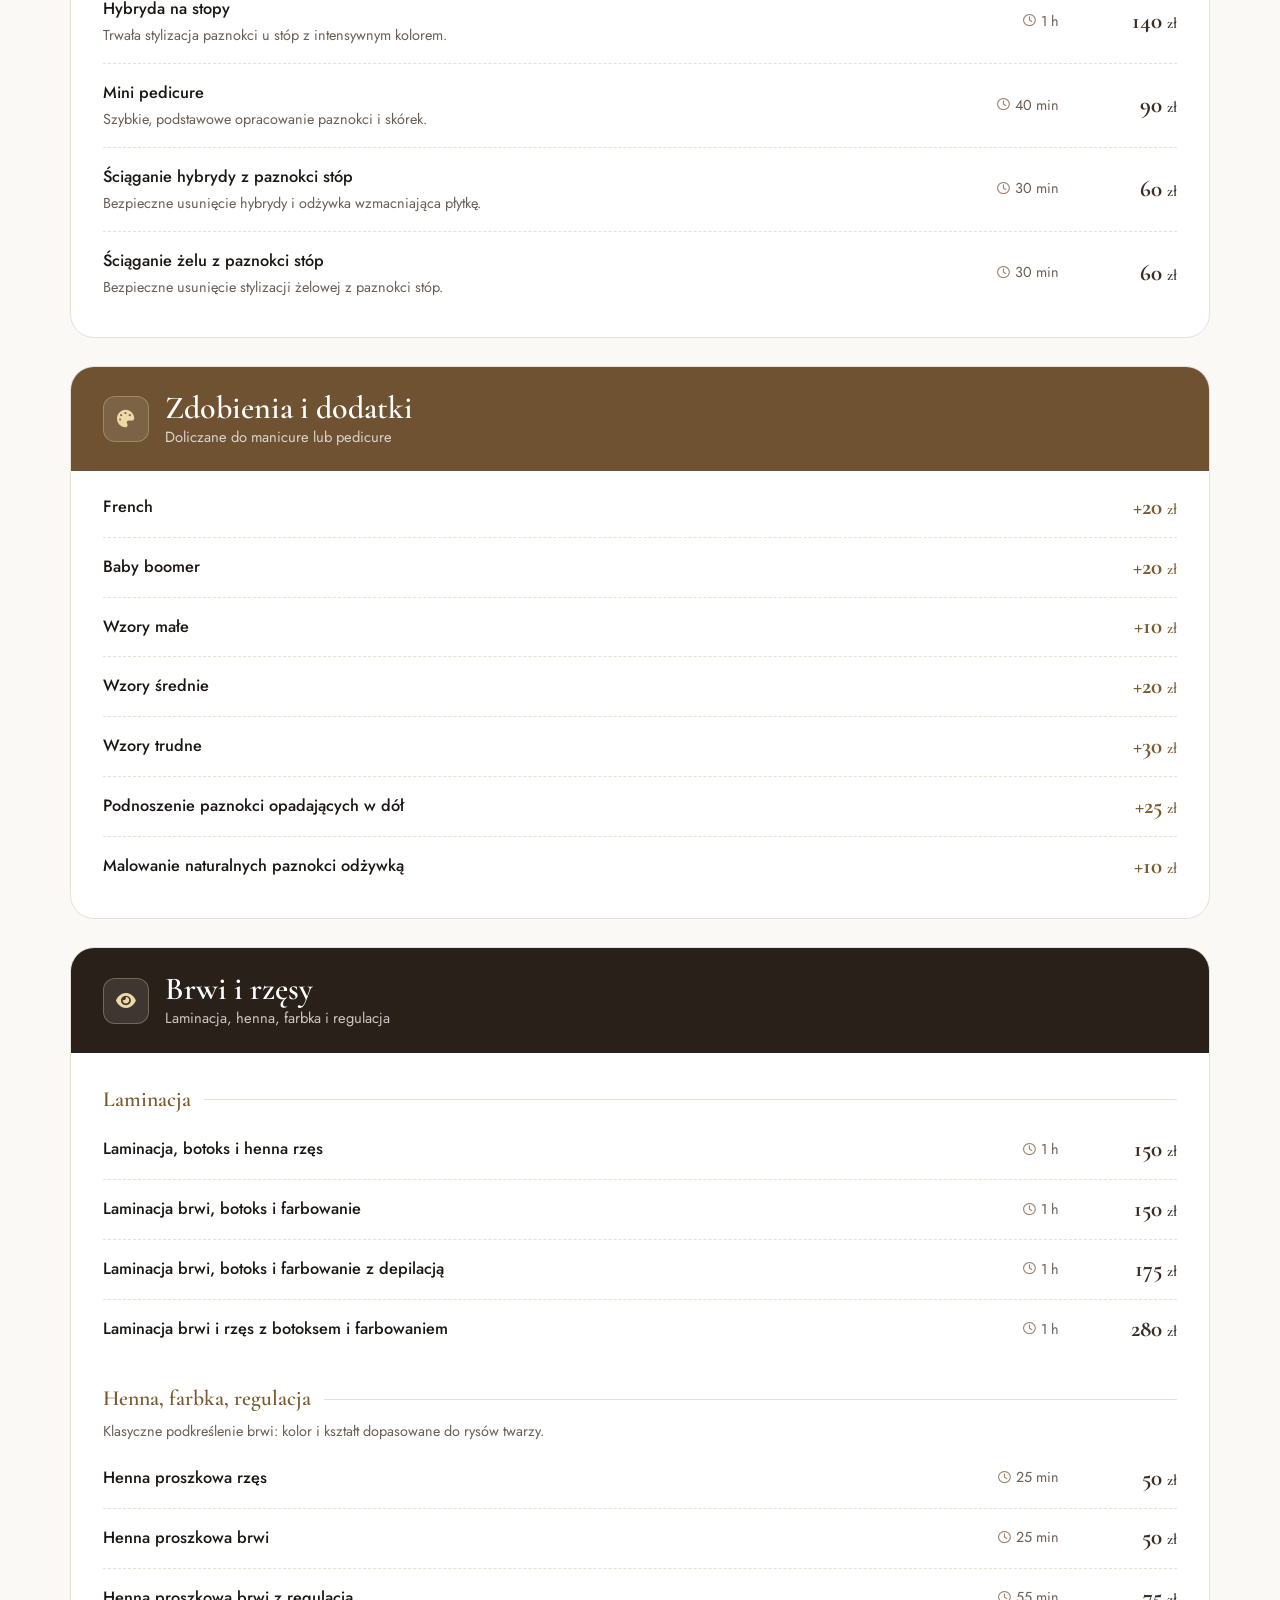
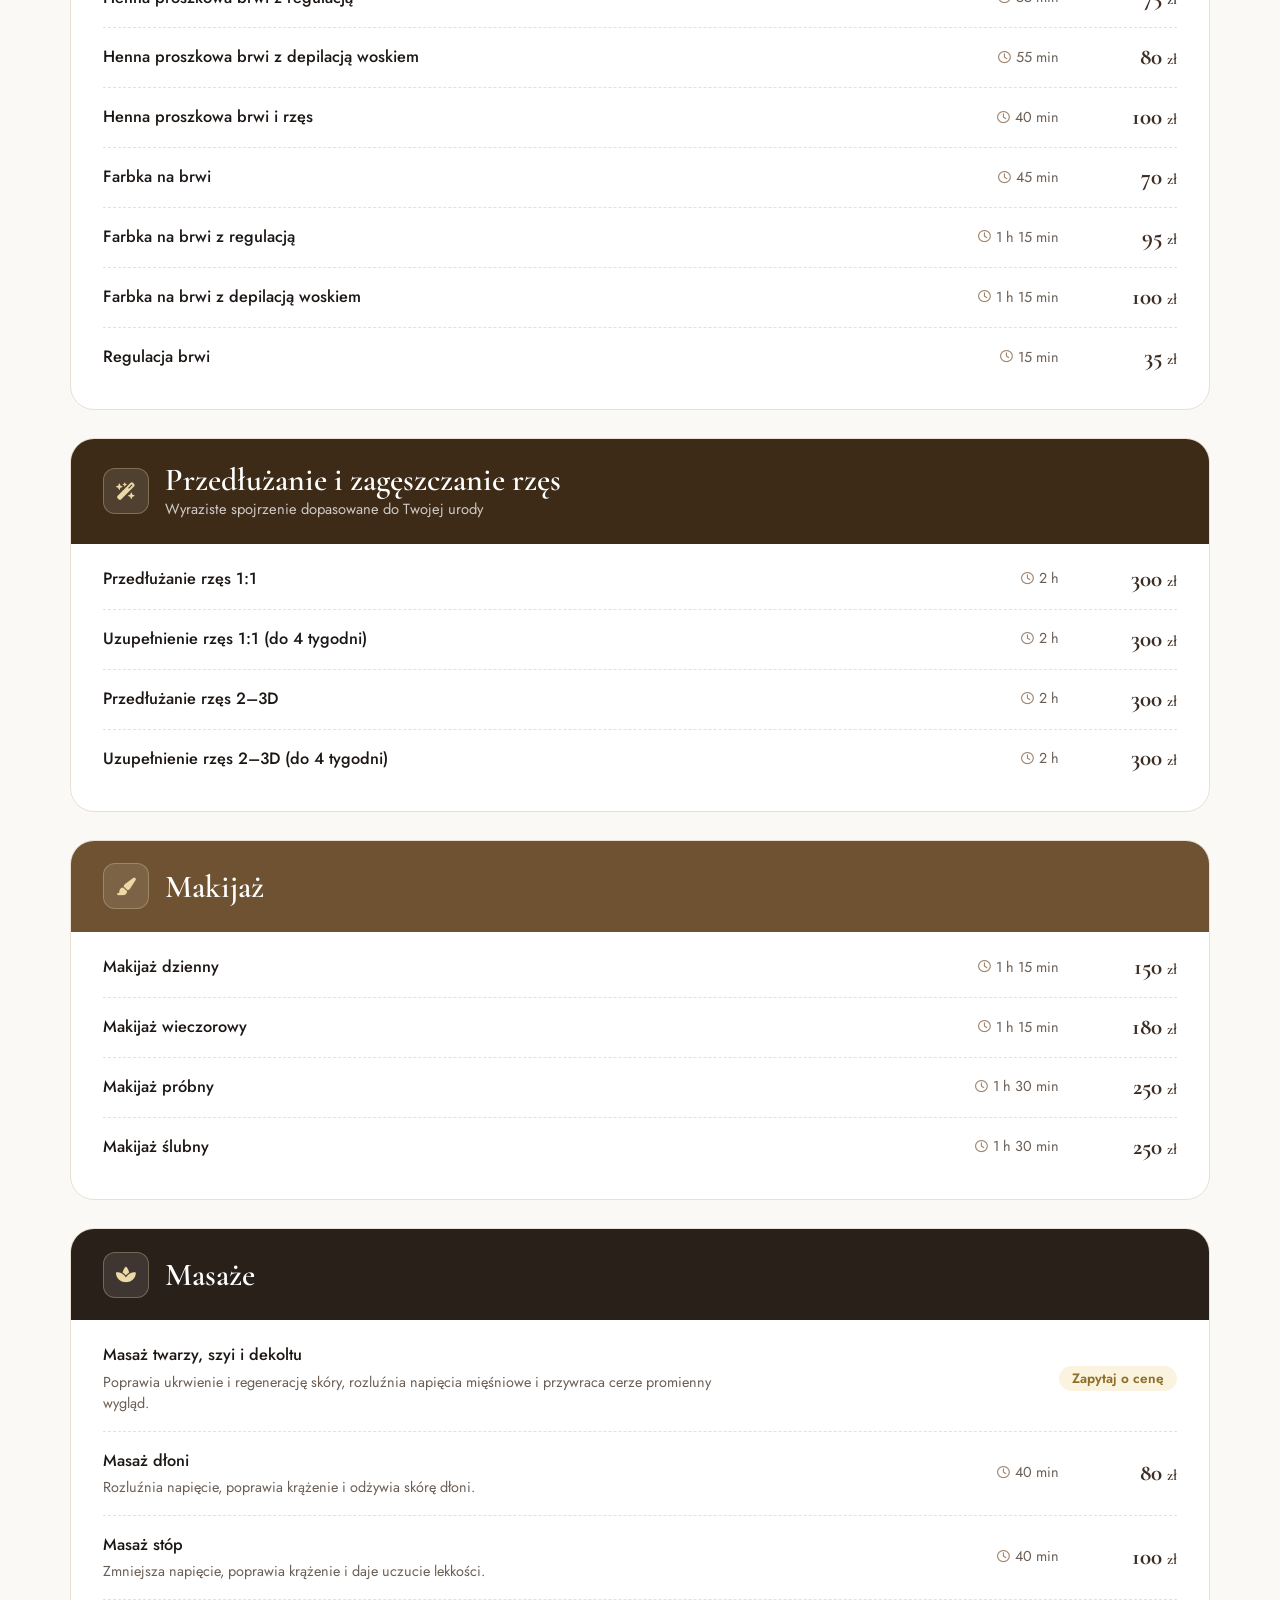
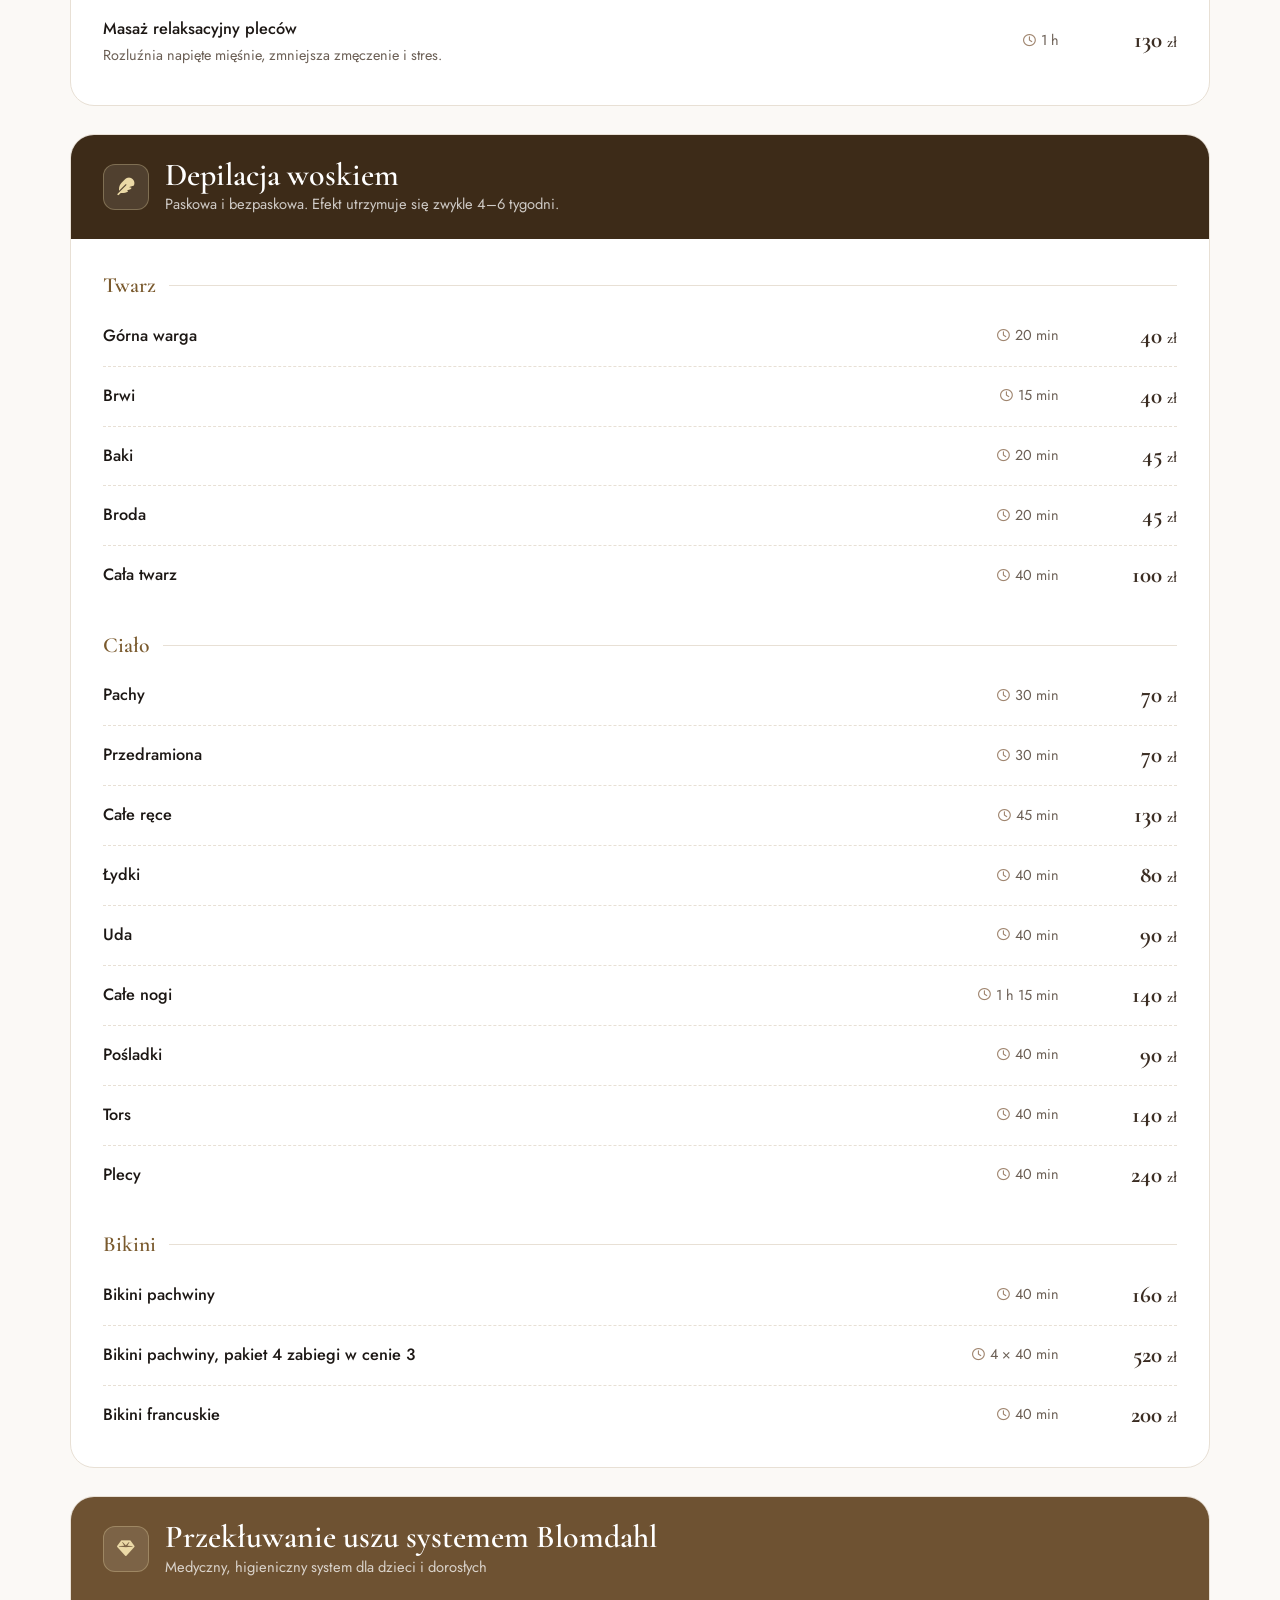
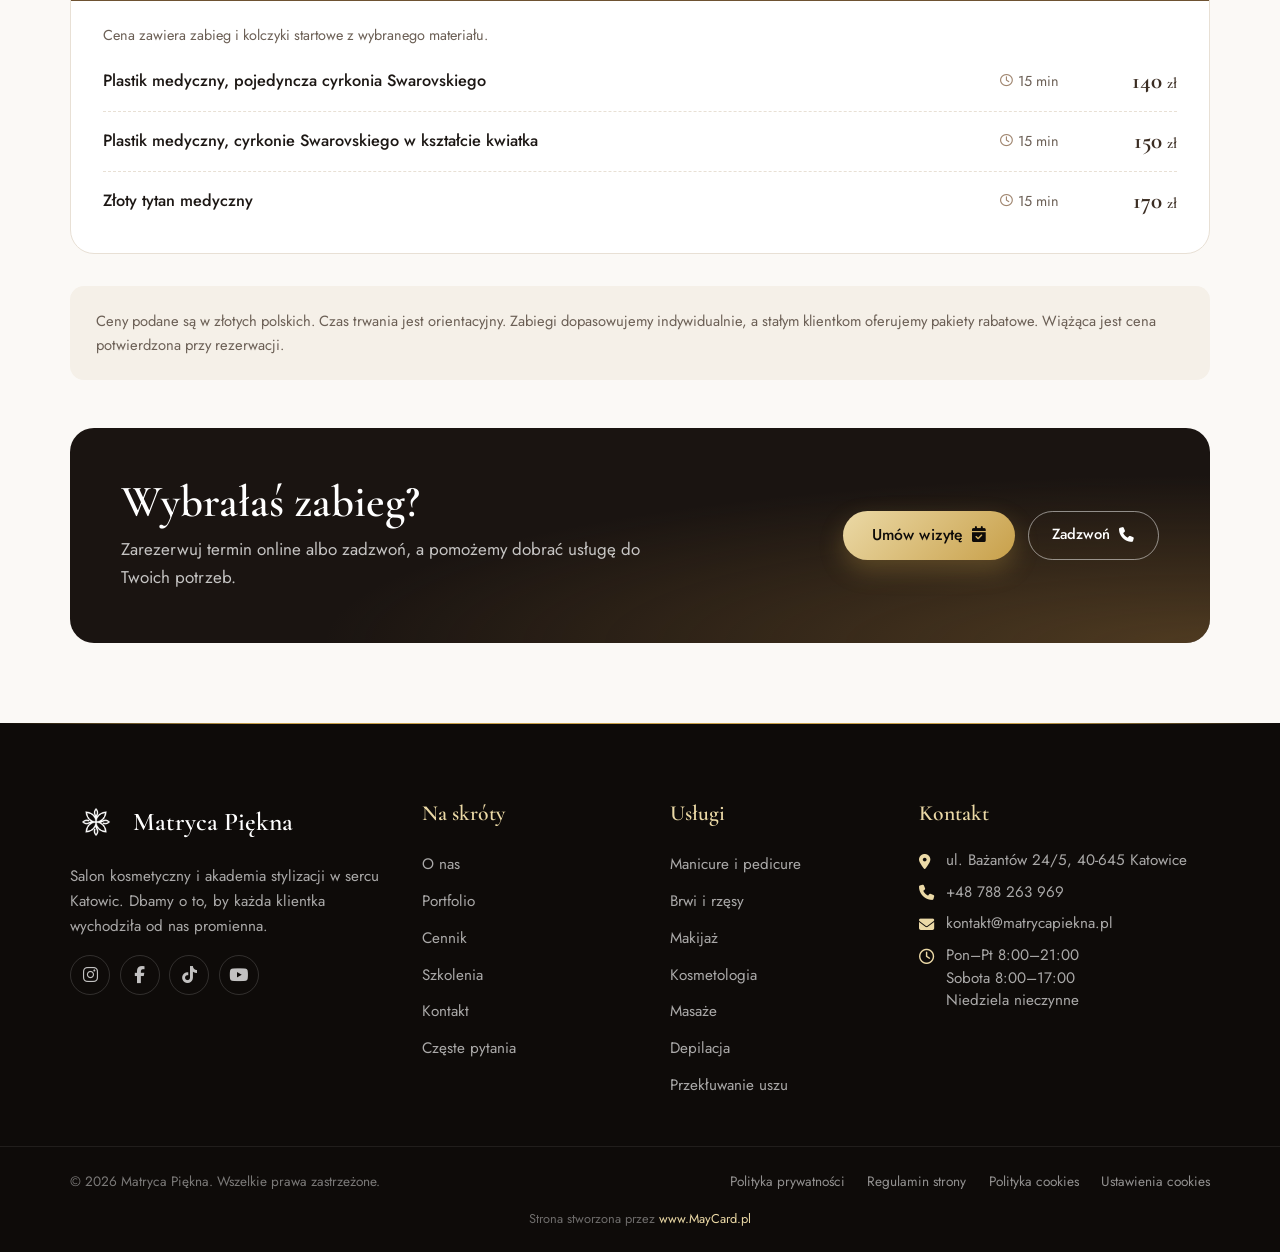
<file: pricelist.html>
<!DOCTYPE html>
<html lang="pl">
<head>
  <meta charset="UTF-8" />
  <meta name="viewport" content="width=device-width, initial-scale=1.0" />
  <meta name="robots" content="noindex, follow" />
  <title>Matryca Piękna | Cennik – przekierowanie</title>
  <link rel="canonical" href="cennik.html" />
  <meta http-equiv="refresh" content="0; url=cennik.html" />
  <link rel="icon" type="image/webp" href="wembp/logo_czarne_przegladarka.webp" />
  <script>
    /* Stary cennik został połączony z cennik.html.
       Mapowanie dawnych kotwic na nowe sekcje: */
    (function () {
      var map = {
        'konsultacje':  'konsultacja',
        'kosmetologia': 'kosmetologia',
        'twarz':        'twarz',
        'manicure':     'manicure',
        'pedicure':     'pedicure',
        'oprawa-oka':   'lamination',
        'uszy':         'piercing'
      };
      var hash = (location.hash || '').replace('#', '');
      var target = map[hash] ? '#' + map[hash] : '';
      location.replace('cennik.html' + target);
    })();
  </script>
  <style>
    body { margin: 0; min-height: 100vh; display: grid; place-items: center;
           background: #2b1240; color: #ebd9a6; font: 1rem/1.6 Georgia, serif; text-align: center; }
    a { color: #bfe8d8; }
  </style>
</head>
<body>
  <p>Cennik przeniósł się pod nowy adres.<br /><a href="cennik.html">Przejdź do cennika</a></p>
</body>
</html>
</file>
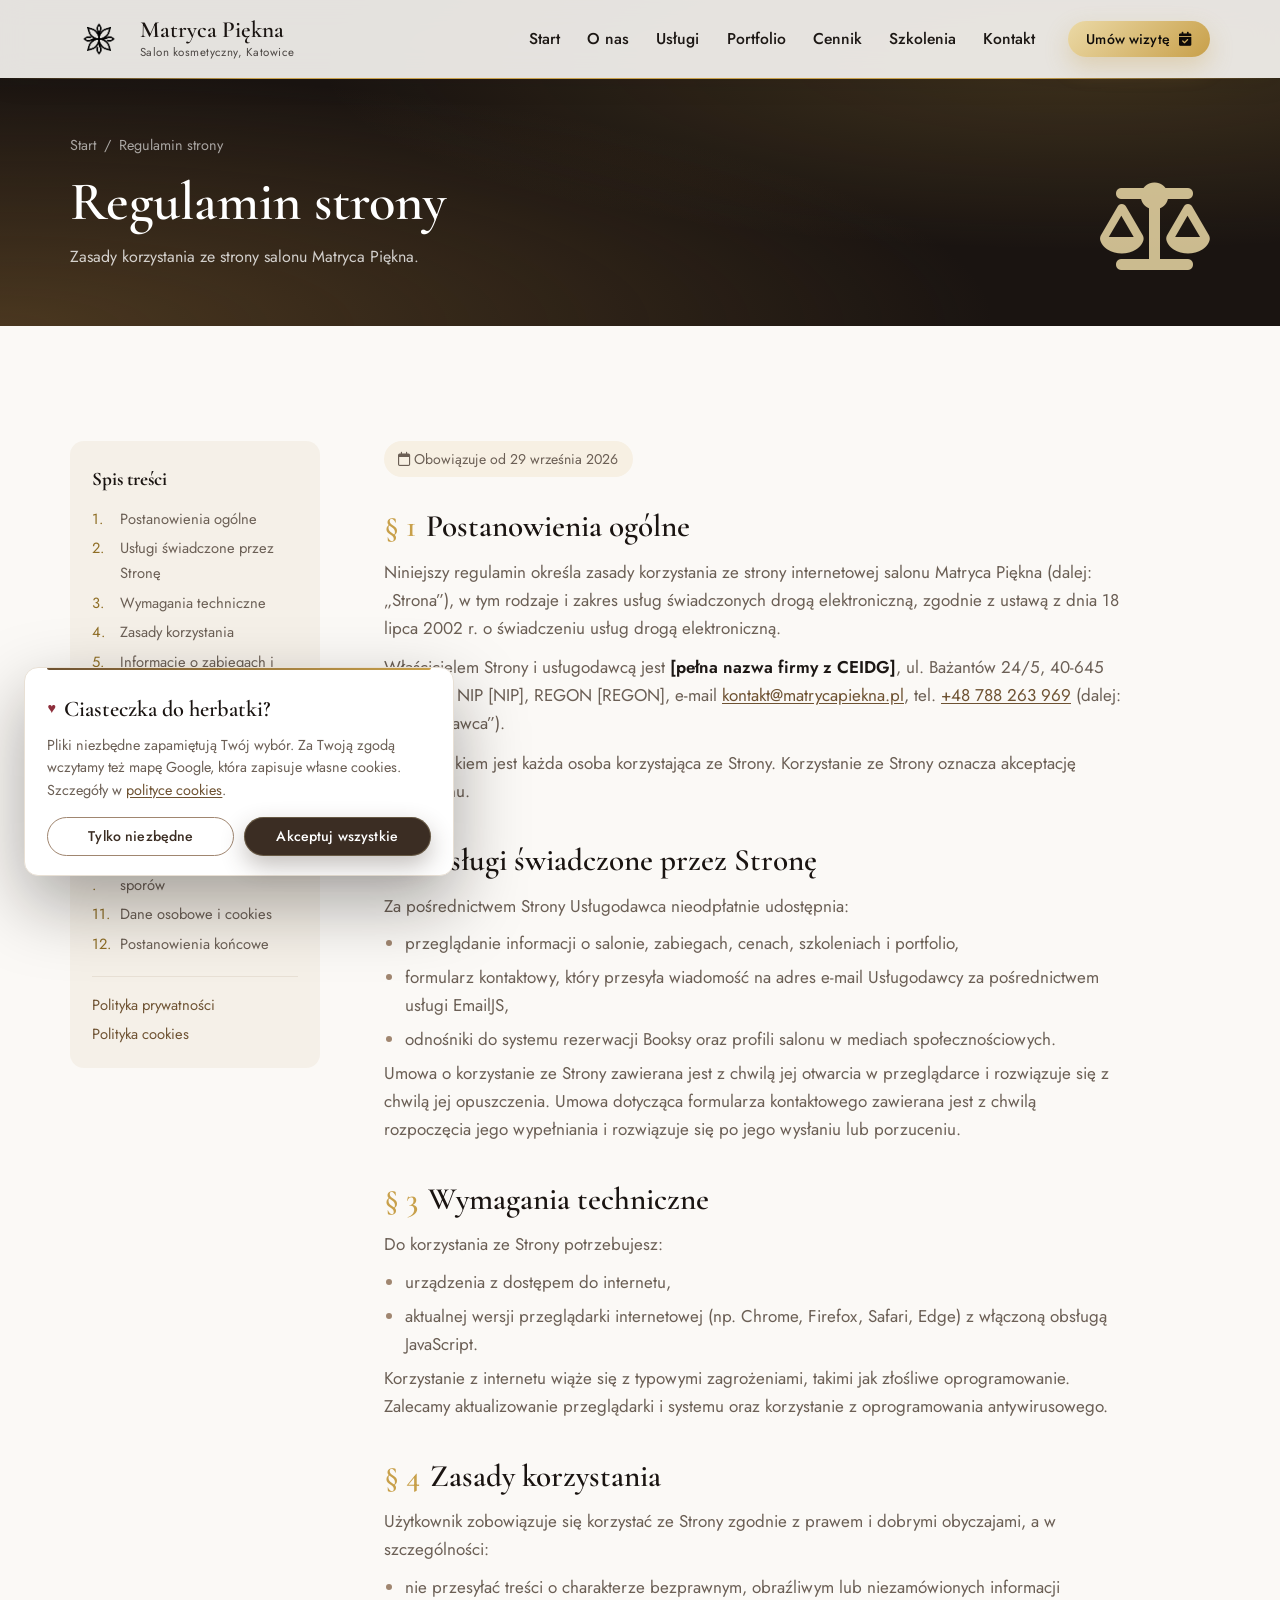
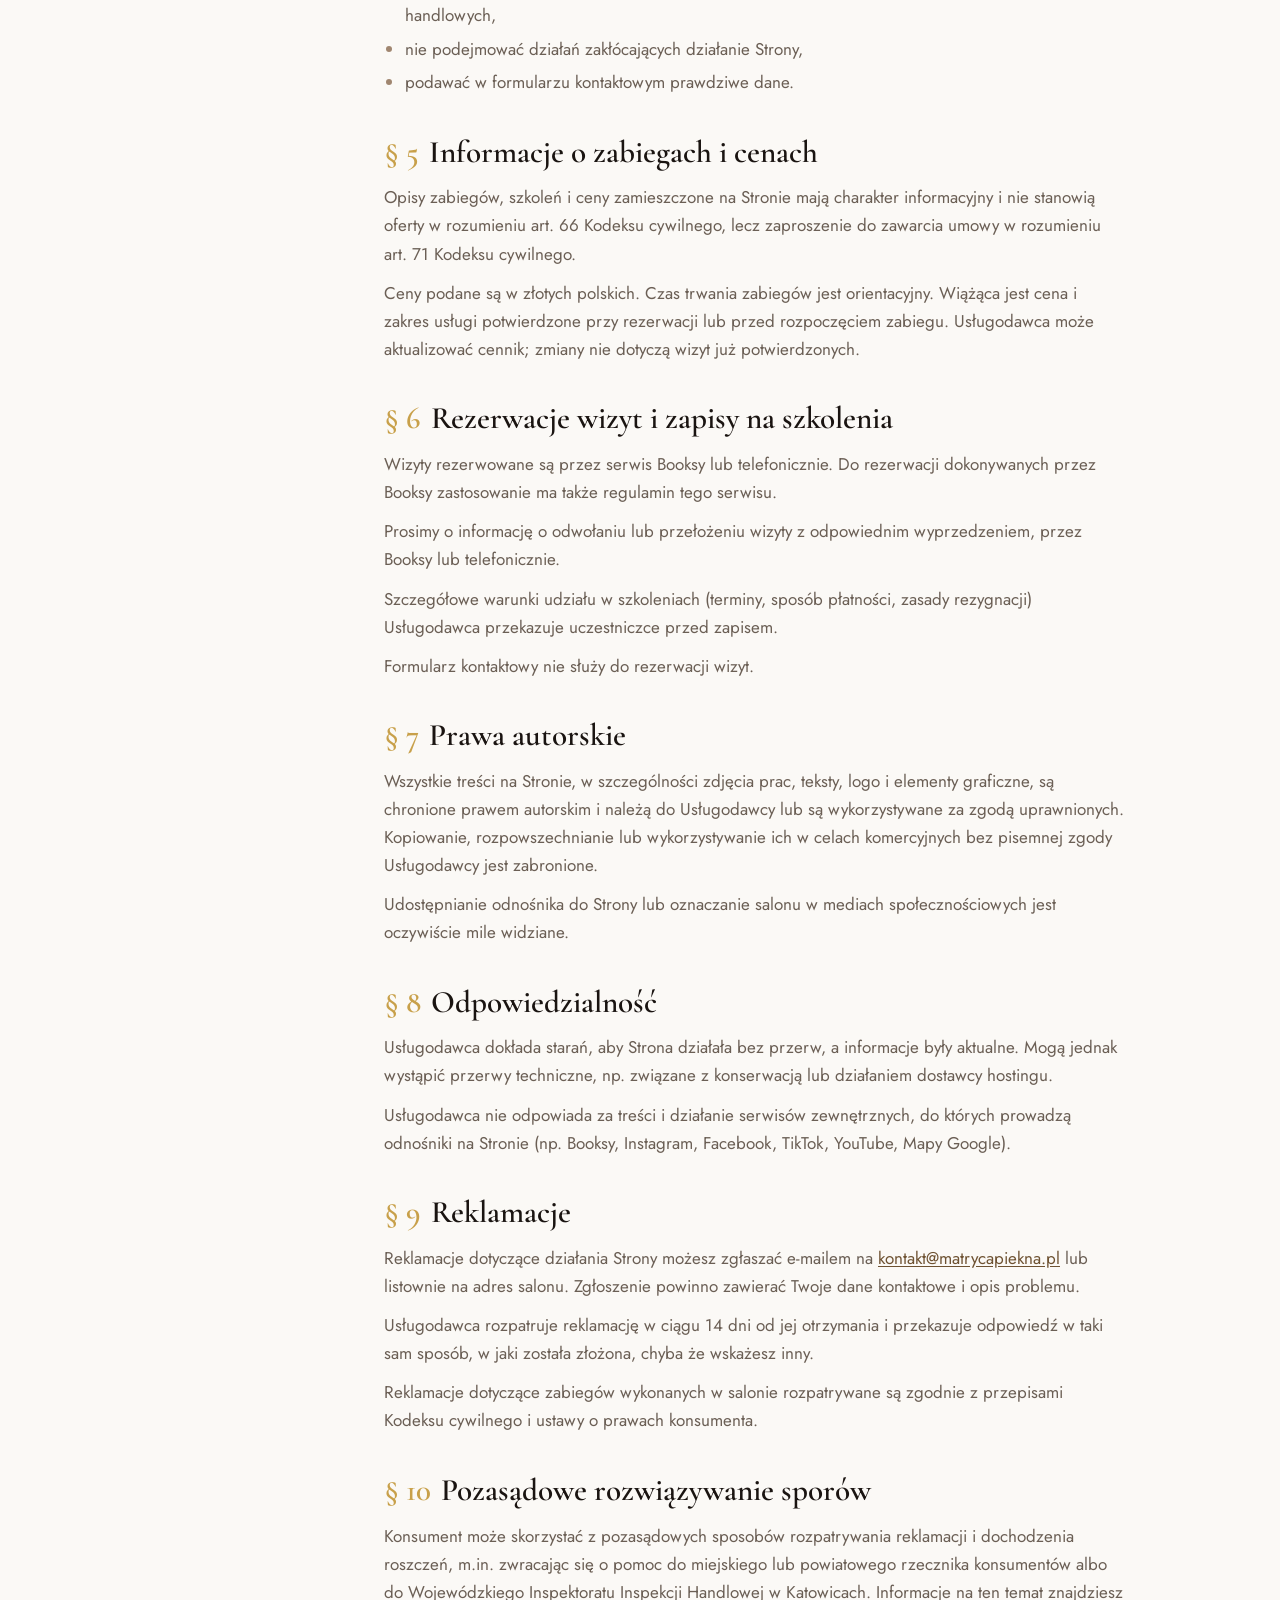
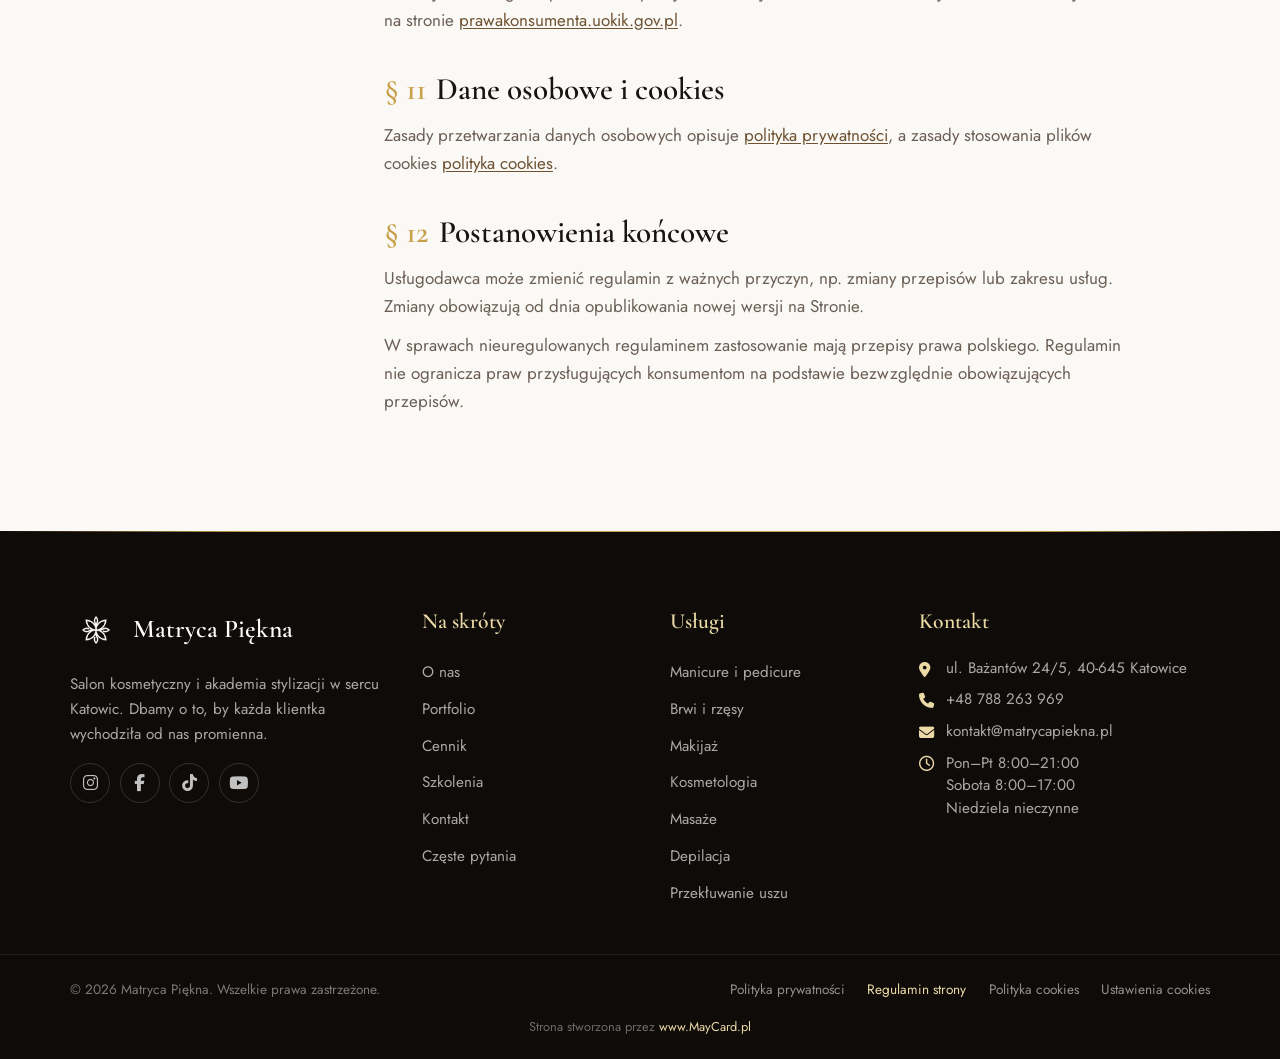
<file: regulamin.html>
<!DOCTYPE html>
<html lang="pl">
<head>
  <meta charset="UTF-8">
  <meta name="viewport" content="width=device-width, initial-scale=1">
  <title>Regulamin strony | Matryca Piękna, Katowice</title>
  <meta name="description" content="Zasady korzystania ze strony internetowej salonu Matryca Piękna, formularza kontaktowego i informacji o cenach.">
  <meta name="theme-color" content="#1a1411">

  <script>document.documentElement.classList.add('js');</script>

  <link rel="preconnect" href="https://fonts.googleapis.com">
  <link rel="preconnect" href="https://fonts.gstatic.com" crossorigin>
  <link href="https://fonts.googleapis.com/css2?family=Cormorant+Garamond:ital,wght@0,500;0,600;0,700;1,500;1,600&family=Jost:wght@400;500;600&display=swap" rel="stylesheet">
  <link rel="stylesheet" href="https://cdnjs.cloudflare.com/ajax/libs/font-awesome/6.5.1/css/all.min.css">
  <link rel="stylesheet" href="style.css?v=20261016">

  <link rel="icon" type="image/webp" href="wembp/logo_czarne_przegladarka.webp" media="(prefers-color-scheme: light)">
  <link rel="icon" type="image/webp" href="wembp/logo_biale_przegladarka.webp" media="(prefers-color-scheme: dark)">
</head>
<body class="page-inner">
  <a class="skip-link" href="#main">Przejdź do treści</a>

  <!-- ========== NAWIGACJA ========== -->
  <header class="site-header" id="siteHeader">
    <div class="nav">
      <a href="index.html" class="brand" aria-label="Matryca Piękna, strona główna">
        <span class="brand__logo">
          <img src="wembp/logo2.svg" alt="" class="logo-light" width="58" height="58">
          <img src="wembp/logo2_czarne.webp" alt="" class="logo-dark" width="58" height="58">
        </span>
        <span class="brand__name">Matryca Piękna<small>Salon kosmetyczny, Katowice</small></span>
      </a>

      <button class="nav-toggle" id="navToggle" type="button" aria-expanded="false" aria-controls="navMenu" aria-label="Otwórz menu">
        <span></span><span></span><span></span>
      </button>

      <nav class="nav-menu" id="navMenu" aria-label="Menu główne">
        <ul class="nav-links">
          <li><a href="index.html" class="nav-link">Start</a></li>
          <li><a href="index.html#about" class="nav-link">O nas</a></li>
          <li><a href="index.html#services" class="nav-link">Usługi</a></li>
          <li><a href="index.html#portfolio" class="nav-link">Portfolio</a></li>
          <li><a href="cennik.html" class="nav-link">Cennik</a></li>
          <li><a href="szkolenia.html" class="nav-link">Szkolenia</a></li>
          <li><a href="kontakt.html" class="nav-link">Kontakt</a></li>
        </ul>
        <a href="https://booksy.com/pl-pl/234844_matryca-piekna_salon-kosmetyczny_11597_katowice" target="_blank" rel="noopener" class="btn btn--gold btn--sm nav-cta">Umów wizytę <i class="fa-solid fa-calendar-check" aria-hidden="true"></i></a>
        <div class="nav-menu__extra">
          <p class="open-status open-status--menu" data-open-status aria-live="polite">Sprawdzam godziny otwarcia…</p>
          <p><i class="fa-regular fa-clock" aria-hidden="true"></i>Pon–Pt 8:00–21:00, sob. 8:00–17:00</p>
          <p><i class="fa-solid fa-phone" aria-hidden="true"></i><a href="tel:+48788263969">+48 788 263 969</a></p>
        </div>
      </nav>
    </div>
  </header>

  <main id="main">
    <section class="page-hero">
      <div class="container page-hero__inner">
        <div>
          <nav class="breadcrumbs" aria-label="Okruszki">
            <a href="index.html">Start</a><span aria-hidden="true">/</span><span>Regulamin strony</span>
          </nav>
          <h1>Regulamin strony</h1>
          <p>Zasady korzystania ze strony salonu Matryca Piękna.</p>
        </div>
        <i class="fa-solid fa-scale-balanced page-hero__icon" aria-hidden="true"></i>
      </div>
    </section>

    <section class="section">
      <div class="container legal-layout">
        <aside class="legal-toc" aria-label="Spis treści">
          <strong>Spis treści</strong>
          <ol><li><a href="#postanowienia">Postanowienia ogólne</a></li><li><a href="#uslugi">Usługi świadczone przez Stronę</a></li><li><a href="#wymagania">Wymagania techniczne</a></li><li><a href="#zasady">Zasady korzystania</a></li><li><a href="#ceny">Informacje o zabiegach i cenach</a></li><li><a href="#rezerwacje">Rezerwacje wizyt i zapisy na szkolenia</a></li><li><a href="#prawa-autorskie">Prawa autorskie</a></li><li><a href="#odpowiedzialnosc">Odpowiedzialność</a></li><li><a href="#reklamacje">Reklamacje</a></li><li><a href="#spory">Pozasądowe rozwiązywanie sporów</a></li><li><a href="#dane">Dane osobowe i cookies</a></li><li><a href="#koncowe">Postanowienia końcowe</a></li></ol>
          <div class="legal-toc__other"><a href="polityka-prywatnosci.html">Polityka prywatności</a><a href="polityka-cookies.html">Polityka cookies</a></div>
        </aside>

        <article class="legal-content">
          <p class="legal-meta"><i class="fa-regular fa-calendar" aria-hidden="true"></i> Obowiązuje od 29 września 2026</p>

          <section id="postanowienia">
            <h2>Postanowienia ogólne</h2>
            <p>Niniejszy regulamin określa zasady korzystania ze strony internetowej salonu Matryca Piękna (dalej: „Strona”), w tym rodzaje i zakres usług świadczonych drogą elektroniczną, zgodnie z ustawą z dnia 18 lipca 2002 r. o świadczeniu usług drogą elektroniczną.</p>
            <p>Właścicielem Strony i usługodawcą jest <strong>[pełna nazwa firmy z CEIDG]</strong>, ul. Bażantów 24/5, 40-645 Katowice, NIP [NIP], REGON [REGON], e-mail <a href="mailto:kontakt@matrycapiekna.pl">kontakt@matrycapiekna.pl</a>, tel. <a href="tel:+48788263969">+48 788 263 969</a> (dalej: „Usługodawca”).</p>
            <p>Użytkownikiem jest każda osoba korzystająca ze Strony. Korzystanie ze Strony oznacza akceptację regulaminu.</p>
          </section>

          <section id="uslugi">
            <h2>Usługi świadczone przez Stronę</h2>
            <p>Za pośrednictwem Strony Usługodawca nieodpłatnie udostępnia:</p>
            <ul>
              <li>przeglądanie informacji o salonie, zabiegach, cenach, szkoleniach i portfolio,</li>
              <li>formularz kontaktowy, który przesyła wiadomość na adres e-mail Usługodawcy za pośrednictwem usługi EmailJS,</li>
              <li>odnośniki do systemu rezerwacji Booksy oraz profili salonu w mediach społecznościowych.</li>
            </ul>
            <p>Umowa o korzystanie ze Strony zawierana jest z chwilą jej otwarcia w przeglądarce i rozwiązuje się z chwilą jej opuszczenia. Umowa dotycząca formularza kontaktowego zawierana jest z chwilą rozpoczęcia jego wypełniania i rozwiązuje się po jego wysłaniu lub porzuceniu.</p>
          </section>

          <section id="wymagania">
            <h2>Wymagania techniczne</h2>
            <p>Do korzystania ze Strony potrzebujesz:</p>
            <ul>
              <li>urządzenia z dostępem do internetu,</li>
              <li>aktualnej wersji przeglądarki internetowej (np. Chrome, Firefox, Safari, Edge) z włączoną obsługą JavaScript.</li>
            </ul>
            <p>Korzystanie z internetu wiąże się z typowymi zagrożeniami, takimi jak złośliwe oprogramowanie. Zalecamy aktualizowanie przeglądarki i systemu oraz korzystanie z oprogramowania antywirusowego.</p>
          </section>

          <section id="zasady">
            <h2>Zasady korzystania</h2>
            <p>Użytkownik zobowiązuje się korzystać ze Strony zgodnie z prawem i dobrymi obyczajami, a w szczególności:</p>
            <ul>
              <li>nie przesyłać treści o charakterze bezprawnym, obraźliwym lub niezamówionych informacji handlowych,</li>
              <li>nie podejmować działań zakłócających działanie Strony,</li>
              <li>podawać w formularzu kontaktowym prawdziwe dane.</li>
            </ul>
          </section>

          <section id="ceny">
            <h2>Informacje o zabiegach i cenach</h2>
            <p>Opisy zabiegów, szkoleń i ceny zamieszczone na Stronie mają charakter informacyjny i nie stanowią oferty w rozumieniu art. 66 Kodeksu cywilnego, lecz zaproszenie do zawarcia umowy w rozumieniu art. 71 Kodeksu cywilnego.</p>
            <p>Ceny podane są w złotych polskich. Czas trwania zabiegów jest orientacyjny. Wiążąca jest cena i zakres usługi potwierdzone przy rezerwacji lub przed rozpoczęciem zabiegu. Usługodawca może aktualizować cennik; zmiany nie dotyczą wizyt już potwierdzonych.</p>
          </section>

          <section id="rezerwacje">
            <h2>Rezerwacje wizyt i zapisy na szkolenia</h2>
            <p>Wizyty rezerwowane są przez serwis Booksy lub telefonicznie. Do rezerwacji dokonywanych przez Booksy zastosowanie ma także regulamin tego serwisu.</p>
            <p>Prosimy o informację o odwołaniu lub przełożeniu wizyty z odpowiednim wyprzedzeniem, przez Booksy lub telefonicznie.</p>
            <p>Szczegółowe warunki udziału w szkoleniach (terminy, sposób płatności, zasady rezygnacji) Usługodawca przekazuje uczestniczce przed zapisem.</p>
            <p>Formularz kontaktowy nie służy do rezerwacji wizyt.</p>
          </section>

          <section id="prawa-autorskie">
            <h2>Prawa autorskie</h2>
            <p>Wszystkie treści na Stronie, w szczególności zdjęcia prac, teksty, logo i elementy graficzne, są chronione prawem autorskim i należą do Usługodawcy lub są wykorzystywane za zgodą uprawnionych. Kopiowanie, rozpowszechnianie lub wykorzystywanie ich w celach komercyjnych bez pisemnej zgody Usługodawcy jest zabronione.</p>
            <p>Udostępnianie odnośnika do Strony lub oznaczanie salonu w mediach społecznościowych jest oczywiście mile widziane.</p>
          </section>

          <section id="odpowiedzialnosc">
            <h2>Odpowiedzialność</h2>
            <p>Usługodawca dokłada starań, aby Strona działała bez przerw, a informacje były aktualne. Mogą jednak wystąpić przerwy techniczne, np. związane z konserwacją lub działaniem dostawcy hostingu.</p>
            <p>Usługodawca nie odpowiada za treści i działanie serwisów zewnętrznych, do których prowadzą odnośniki na Stronie (np. Booksy, Instagram, Facebook, TikTok, YouTube, Mapy Google).</p>
          </section>

          <section id="reklamacje">
            <h2>Reklamacje</h2>
            <p>Reklamacje dotyczące działania Strony możesz zgłaszać e-mailem na <a href="mailto:kontakt@matrycapiekna.pl">kontakt@matrycapiekna.pl</a> lub listownie na adres salonu. Zgłoszenie powinno zawierać Twoje dane kontaktowe i opis problemu.</p>
            <p>Usługodawca rozpatruje reklamację w ciągu 14 dni od jej otrzymania i przekazuje odpowiedź w taki sam sposób, w jaki została złożona, chyba że wskażesz inny.</p>
            <p>Reklamacje dotyczące zabiegów wykonanych w salonie rozpatrywane są zgodnie z przepisami Kodeksu cywilnego i ustawy o prawach konsumenta.</p>
          </section>

          <section id="spory">
            <h2>Pozasądowe rozwiązywanie sporów</h2>
            <p>Konsument może skorzystać z pozasądowych sposobów rozpatrywania reklamacji i dochodzenia roszczeń, m.in. zwracając się o pomoc do miejskiego lub powiatowego rzecznika konsumentów albo do Wojewódzkiego Inspektoratu Inspekcji Handlowej w Katowicach. Informacje na ten temat znajdziesz na stronie <a href="https://prawakonsumenta.uokik.gov.pl" target="_blank" rel="noopener">prawakonsumenta.uokik.gov.pl</a>.</p>
          </section>

          <section id="dane">
            <h2>Dane osobowe i cookies</h2>
            <p>Zasady przetwarzania danych osobowych opisuje <a href="polityka-prywatnosci.html">polityka prywatności</a>, a zasady stosowania plików cookies <a href="polityka-cookies.html">polityka cookies</a>.</p>
          </section>

          <section id="koncowe">
            <h2>Postanowienia końcowe</h2>
            <p>Usługodawca może zmienić regulamin z ważnych przyczyn, np. zmiany przepisów lub zakresu usług. Zmiany obowiązują od dnia opublikowania nowej wersji na Stronie.</p>
            <p>W sprawach nieuregulowanych regulaminem zastosowanie mają przepisy prawa polskiego. Regulamin nie ogranicza praw przysługujących konsumentom na podstawie bezwzględnie obowiązujących przepisów.</p>
          </section>

        </article>
      </div>
    </section>
  </main>

  <!-- ========== STOPKA ========== -->
  <footer class="site-footer">
    <div class="footer-top">
      <div class="container footer-grid">
        <div class="footer-brand">
          <a href="index.html" class="footer-logo">
            <img src="wembp/logo2.svg" alt="" width="52" height="52">
            <span>Matryca Piękna</span>
          </a>
          <p>Salon kosmetyczny i akademia stylizacji w sercu Katowic. Dbamy o to, by każda klientka wychodziła od nas promienna.</p>
          <div class="social-links">
            <a href="https://www.instagram.com/natalia_wencel_" target="_blank" rel="noopener" aria-label="Instagram"><i class="fa-brands fa-instagram"></i></a>
            <a href="https://www.facebook.com/share/1DC4WH6TpP/" target="_blank" rel="noopener" aria-label="Facebook"><i class="fa-brands fa-facebook-f"></i></a>
            <a href="https://www.tiktok.com/@natalia.wencel96" target="_blank" rel="noopener" aria-label="TikTok"><i class="fa-brands fa-tiktok"></i></a>
            <a href="https://youtube.com/@venaliaacademy" target="_blank" rel="noopener" aria-label="YouTube"><i class="fa-brands fa-youtube"></i></a>
          </div>
        </div>

        <nav class="footer-col" aria-label="Na skróty">
          <h2>Na skróty</h2>
          <ul>
            <li><a href="index.html#about">O nas</a></li>
            <li><a href="index.html#portfolio">Portfolio</a></li>
            <li><a href="cennik.html">Cennik</a></li>
            <li><a href="szkolenia.html">Szkolenia</a></li>
            <li><a href="kontakt.html">Kontakt</a></li>
            <li><a href="kontakt.html#faq">Częste pytania</a></li>
          </ul>
        </nav>

        <nav class="footer-col" aria-label="Usługi">
          <h2>Usługi</h2>
          <ul>
            <li><a href="cennik.html#manicure">Manicure i pedicure</a></li>
            <li><a href="cennik.html#lamination">Brwi i rzęsy</a></li>
            <li><a href="cennik.html#makeup">Makijaż</a></li>
            <li><a href="cennik.html#kosmetologia">Kosmetologia</a></li>
            <li><a href="cennik.html#spa">Masaże</a></li>
            <li><a href="cennik.html#depilation">Depilacja</a></li>
            <li><a href="cennik.html#piercing">Przekłuwanie uszu</a></li>
          </ul>
        </nav>

        <div class="footer-col">
          <h2>Kontakt</h2>
          <ul class="footer-contact">
            <li><i class="fa-solid fa-location-dot" aria-hidden="true"></i>ul. Bażantów 24/5, 40-645 Katowice</li>
            <li><i class="fa-solid fa-phone" aria-hidden="true"></i><a href="tel:+48788263969">+48 788 263 969</a></li>
            <li><i class="fa-solid fa-envelope" aria-hidden="true"></i><a href="mailto:kontakt@matrycapiekna.pl">kontakt@matrycapiekna.pl</a></li>
            <li><i class="fa-regular fa-clock" aria-hidden="true"></i>Pon–Pt 8:00–21:00<br>Sobota 8:00–17:00<br>Niedziela nieczynne</li>
          </ul>
        </div>
      </div>
    </div>

    <div class="footer-bottom">
      <div class="container">
        <p>&copy; <span data-year></span> Matryca Piękna. Wszelkie prawa zastrzeżone.</p>
        <nav class="footer-legal" aria-label="Informacje prawne">
          <a href="polityka-prywatnosci.html">Polityka prywatności</a>
          <a href="regulamin.html" aria-current="page">Regulamin strony</a>
          <a href="polityka-cookies.html">Polityka cookies</a>
          <button type="button" data-cookie-settings>Ustawienia cookies</button>
        </nav>
        <p class="footer-credit">Strona stworzona przez <a href="https://www.MayCard.pl" target="_blank" rel="noopener">www.MayCard.pl</a></p>
      </div>
    </div>
  </footer>

  <button type="button" id="toTop" class="to-top" aria-label="Wróć na górę strony">
    <svg viewBox="0 0 50 50" aria-hidden="true"><circle class="to-top__track" cx="25" cy="25" r="22"/><circle class="to-top__progress" cx="25" cy="25" r="22"/></svg>
    <i class="fa-solid fa-chevron-up" aria-hidden="true"></i>
  </button>

  <script src="script.js?v=20261016"></script>
</body>
</html>
</file>
<file: style.css>
/* ==========================================================================
   MATRYCA PIĘKNA — wspólny arkusz stylów (wszystkie podstrony)
   Motyw: „Alicja w Krainie Czarów” w eleganckiej odsłonie:
   czerń, espresso, złoto, karty do gry.
   --------------------------------------------------------------------------
   1. Tokeny          7. Usługi             13. Stopka
   2. Baza            8. Portfolio          14. Lightbox       
   3. Układ i tekst   9. Opinie (karty)     15. Cennik
   4. Przyciski      10. Kontakt i form.    16. Szkolenia
   5. Nawigacja      11. Pasek przewijany   17. Responsywność
   6. Hero           12. Nagłówek podstron  18. Ruch / druk
   19. Podstrona kontakt  20. Mapa  21. FAQ  22. Strony prawne  23. Baner cookies
   ========================================================================== */

/* ── 1. Tokeny ─────────────────────────────────────────────────────────── */
:root {
  /* Espresso i czerń — spójne z hero (czerń, złoto, ciemny brąz) */
  --brown-950: #0e0b09;
  --brown-900: #1a1411;
  --brown-800: #2a201a;
  --brown-700: #3b2d23;
  --brown-600: #6e5232;
  --brown-400: #a08670;
  --brown-200: #e2d3bf;
  --brown-50:  #f5f0e8;

  /* Brąz antyczny (akcent drugiego planu) */
  --bronze-800: #3d2b18;
  --bronze-700: #7a5a2e;
  --bronze-500: #a8814a;
  --bronze-200: #e9d8b8;
  --bronze-50:  #f7f0e3;

  /* Złoto */
  --gold-700: #8f6e25;
  --gold-500: #c8a04a;
  --gold-200: #ebd9a6;

  /* Królowa Kier — głębokie wino */
  --rose-600: #8e2f3c;
  --rose-100: #f2dcdc;

  /* Papier i atrament */
  --paper:    #fbf9f6;
  --white:    #ffffff;
  --ink:      #1c1714;
  --ink-soft: #6b5f55;
  --line:     #e8e0d5;

  /* Typografia */
  --font-display: 'Cormorant Garamond', 'Times New Roman', Georgia, serif;
  --font-body:    'Jost', 'Helvetica Neue', Arial, sans-serif;

  /* Układ */
  --nav-h: 78px;
  --nav-h-compact: 64px;      /* wysokość paska po przewinięciu */
  --container: 1220px;
  --gutter: clamp(1.1rem, 4vw, 2.5rem);
  --r-sm: 8px;
  --r-md: 14px;
  --r-lg: 24px;
  --r-pill: 999px;

  /* Cienie (ciepłe, brązowe) */
  --shadow-sm: 0 2px 10px rgba(26, 20, 17, 0.07);
  --shadow-md: 0 14px 34px rgba(26, 20, 17, 0.13);
  --shadow-lg: 0 28px 70px rgba(14, 11, 9, 0.35);

  /* Ruch */
  --ease: cubic-bezier(0.16, 1, 0.3, 1);
  --t-fast: 0.2s ease;
  --t: 0.35s ease;
}

/* ── 2. Baza ───────────────────────────────────────────────────────────── */
*, *::before, *::after { box-sizing: border-box; margin: 0; padding: 0; }

html {
  overflow-x: hidden;
  overflow-x: clip;
  scroll-behavior: smooth;
  scroll-padding-top: calc(var(--nav-h) + 16px);
  -webkit-text-size-adjust: 100%;
}

body {
  font-family: var(--font-body);
  font-size: 1.0625rem;
  line-height: 1.65;
  color: var(--ink);
  background: var(--paper);
  overflow-x: hidden;
  overflow-x: clip;
  overflow-wrap: break-word;
  -webkit-font-smoothing: antialiased;
}

body.no-scroll,
body.nav-open { overflow: hidden; }
body.nav-open .site-header,
body.nav-open .site-header.is-hidden { transform: none; height: var(--nav-h); }

img { display: block; max-width: 100%; height: auto; }
a { color: inherit; text-decoration: none; transition: color var(--t-fast); }
ul, ol { list-style: none; }
button { font: inherit; color: inherit; background: none; border: 0; cursor: pointer; }
input, select, textarea { font: inherit; color: inherit; }
[hidden] { display: none !important; }

:focus-visible {
  outline: 2px solid var(--gold-500);
  outline-offset: 3px;
  border-radius: 4px;
}

::selection { background: var(--brown-200); color: var(--brown-900); }

.skip-link {
  position: absolute;
  left: 1rem;
  top: -120px;
  z-index: 3000;
  padding: 0.7rem 1.1rem;
  background: var(--brown-900);
  color: var(--white);
  border-radius: var(--r-sm);
}
.skip-link:focus { top: 1rem; }

.visually-hidden {
  position: absolute !important;
  width: 1px; height: 1px;
  overflow: hidden;
  clip: rect(0 0 0 0);
  white-space: nowrap;
}

/* Symbole kart (wymuszona wersja tekstowa, bez emoji na iOS) */
.suit::before { display: inline-block; line-height: 1; }
.suit-s::before { content: "\2660\FE0E"; }
.suit-h::before { content: "\2665\FE0E"; }
.suit-d::before { content: "\2666\FE0E"; }
.suit-c::before { content: "\2663\FE0E"; }
.suit-h, .suit-d { color: var(--rose-600); }

/* ── 3. Układ i tekst ──────────────────────────────────────────────────── */
.container {
  width: 100%;
  max-width: var(--container);
  margin: 0 auto;
  padding: 0 var(--gutter);
}

.section { padding: clamp(4.5rem, 9vw, 7.5rem) 0; }
.section--tint { background: var(--brown-50); }

/* Nagłówek sekcji: tytuł po lewej, opis po prawej */
.section-head {
  display: grid;
  grid-template-columns: minmax(0, 1.1fr) minmax(0, 1fr);
  gap: 1.5rem 4rem;
  align-items: end;
  margin-bottom: clamp(2.5rem, 5vw, 3.75rem);
}

.section-title {
  display: flex;
  align-items: baseline;
  gap: 0.9rem;
  font-family: var(--font-display);
  font-size: clamp(2.4rem, 5vw, 3.6rem);
  font-weight: 600;
  line-height: 1.02;
  letter-spacing: -0.01em;
  color: var(--brown-900);
}

.section-title .suit {
  flex-shrink: 0;
  font-size: 0.45em;
  color: var(--gold-500);
  transform: translateY(-0.35em);
}
.section-title .suit-h,
.section-title .suit-d { color: var(--rose-600); }

.section-desc {
  max-width: 52ch;
  font-size: 1.02rem;
  color: var(--ink-soft);
}

.section-head--center {
  grid-template-columns: 1fr;
  justify-items: center;
  text-align: center;
}
.section-head--center .section-desc { margin: 0 auto; }

/* ── 4. Przyciski ──────────────────────────────────────────────────────── */
.btn {
  display: inline-flex;
  align-items: center;
  justify-content: center;
  gap: 0.6rem;
  padding: 0.95rem 1.8rem;
  border-radius: var(--r-pill);
  font-size: 0.98rem;
  font-weight: 500;
  letter-spacing: 0.01em;
  line-height: 1.2;
  white-space: nowrap;
  transition: transform var(--t), box-shadow var(--t), background var(--t), color var(--t), border-color var(--t);
}
.btn:hover { transform: translateY(-2px); }
.btn:active { transform: translateY(0); }

.btn--primary {
  background: var(--brown-700);
  color: var(--white);
  box-shadow: 0 10px 24px rgba(59, 45, 35, 0.3), inset 0 0 0 1px rgba(235, 217, 166, 0.25);
}
.btn--primary:hover {
  background: var(--brown-600);
  box-shadow: 0 14px 30px rgba(59, 45, 35, 0.38), inset 0 0 0 1px var(--gold-200);
}

.btn--gold {
  background: linear-gradient(135deg, var(--gold-200), var(--gold-500));
  color: var(--brown-950);
  box-shadow: 0 10px 24px rgba(200, 160, 74, 0.3);
}
.btn--gold:hover { box-shadow: 0 14px 30px rgba(200, 160, 74, 0.42); }

.btn--emerald {
  background: var(--bronze-700);
  color: var(--white);
  box-shadow: 0 10px 24px rgba(122, 90, 46, 0.28);
}
.btn--emerald:hover { background: var(--bronze-800); }

.btn--ghost {
  border: 1px solid rgba(255, 255, 255, 0.5);
  color: var(--white);
}
.btn--ghost:hover { border-color: var(--gold-200); color: var(--gold-200); }

.btn--outline {
  border: 1.5px solid var(--brown-400);
  color: var(--brown-700);
}
.btn--outline:hover { border-color: var(--brown-700); background: var(--brown-50); }

.btn--ghost:not(.btn--sm),
.btn--outline:not(.btn--sm) { padding: 0.8rem 1.45rem; font-size: 0.92rem; }
.btn--sm { padding: 0.62rem 1.15rem; font-size: 0.88rem; }
.btn--block { width: 100%; }

/* ── 5. Nawigacja ──────────────────────────────────────────────────────── */
.site-header {
  position: fixed;
  inset: 0 0 auto;
  z-index: 1000;
  height: var(--nav-h);
  display: flex;
  align-items: center;
  --hdr: 0;                       /* 0 = przezroczysty, 1 = pełne tło (ustawia JS) */
  transition: transform 0.55s var(--ease), height 0.55s var(--ease);
  /* Bez will-change/transform w stanie spoczynku: inaczej pełnoekranowe menu
     mobilne (position: fixed) byłoby przycinane do wysokości paska. */
}
/* Chowanie paska przy szybkim przewijaniu w dół, powrót przy przewijaniu w górę */
.site-header.is-hidden { transform: translateY(-100%); }
.site-header.is-compact { height: var(--nav-h-compact); }
.site-header.is-compact .brand__logo { width: 46px; height: 46px; }
.brand__logo { transition: width 0.45s var(--ease), height 0.45s var(--ease); }

/* Tło w pseudo-elemencie — dzięki temu backdrop-filter nie psuje
   pozycjonowania pełnoekranowego menu mobilnego. */
.site-header::before {
  content: "";
  position: absolute;
  inset: 0;
  z-index: -1;
  background: rgba(251, 249, 246, 0.9);
  -webkit-backdrop-filter: blur(14px);
  backdrop-filter: blur(14px);
  box-shadow: 0 6px 24px rgba(26, 20, 17, 0.08);
  opacity: var(--hdr);
  transition: opacity 0.25s ease;
}

/* Cienka złota linia pod paskiem */
.site-header::after {
  content: "";
  position: absolute;
  left: 0; right: 0; bottom: -1px;
  height: 1px;
  background: linear-gradient(90deg, transparent, var(--gold-500) 20%, var(--gold-500) 80%, transparent);
  opacity: var(--hdr);
  transition: opacity 0.25s ease;
}

.page-inner .site-header::before,
.page-inner .site-header::after { opacity: 1; }

.nav {
  width: 100%;
  max-width: var(--container);
  margin: 0 auto;
  padding: 0 var(--gutter);
  display: flex;
  align-items: center;
  justify-content: space-between;
  gap: 1.5rem;
}

.brand {
  position: relative;
  z-index: 2;
  display: inline-flex;
  align-items: center;
  gap: 0.75rem;
  color: var(--white);
  flex-shrink: 0;
}

.brand__logo {
  display: grid;
  width: 58px;
  height: 58px;
}
.brand__logo img {
  grid-area: 1 / 1;
  width: 100%;
  height: 100%;
  object-fit: contain;
  transition: opacity var(--t);
}
.brand__logo .logo-dark { opacity: 0; }

.brand__name {
  font-family: var(--font-display);
  font-size: 1.45rem;
  font-weight: 600;
  line-height: 1;
}
.brand__name small {
  display: block;
  margin-top: 0.3rem;
  font-family: var(--font-body);
  font-size: 0.72rem;
  font-weight: 400;
  letter-spacing: 0.04em;
  opacity: 0.75;
}

.is-scrolled .brand,
.page-inner .brand { color: var(--brown-900); }
.is-scrolled .brand__logo .logo-light,
.page-inner .brand__logo .logo-light { opacity: 0; }
.is-scrolled .brand__logo .logo-dark,
.page-inner .brand__logo .logo-dark { opacity: 1; }

.nav-menu {
  display: flex;
  align-items: center;
  gap: 1.25rem;
}

.nav-links {
  display: flex;
  align-items: center;
  gap: 0.1rem;
}

.nav-link {
  position: relative;
  display: block;
  padding: 0.55rem 0.8rem;
  font-size: 0.98rem;
  font-weight: 500;
  color: rgba(255, 255, 255, 0.9);
}

/* Aktywny/hover: mały symbol karty pod linkiem — każdy link ma swój kolor */
.nav-link::after {
  position: absolute;
  left: 50%;
  bottom: -0.3rem;
  font-size: 0.7rem;
  line-height: 1;
  color: var(--gold-200);
  opacity: 0;
  transform: translate(-50%, 4px) scale(0.4);
  transition: opacity var(--t), transform var(--t);
}
.nav-links li:nth-child(4n+1) .nav-link::after { content: "\2660\FE0E"; }
.nav-links li:nth-child(4n+2) .nav-link::after { content: "\2665\FE0E"; }
.nav-links li:nth-child(4n+3) .nav-link::after { content: "\2663\FE0E"; }
.nav-links li:nth-child(4n+4) .nav-link::after { content: "\2666\FE0E"; }

.nav-link:hover::after,
.nav-link.is-active::after { opacity: 1; transform: translate(-50%, 0) scale(1); }
.nav-link:hover,
.nav-link.is-active { color: var(--gold-200); }

.is-scrolled .nav-link,
.page-inner .nav-link { color: var(--ink); }
.is-scrolled .nav-link:hover,
.is-scrolled .nav-link.is-active,
.page-inner .nav-link:hover,
.page-inner .nav-link.is-active { color: var(--brown-600); }
.is-scrolled .nav-link::after,
.page-inner .nav-link::after { color: var(--gold-700); }

.nav-menu__extra { display: none; }

.nav-toggle {
  position: relative;
  z-index: 2;
  display: none;
  width: 46px;
  height: 46px;
  border-radius: 50%;
  flex-direction: column;
  align-items: center;
  justify-content: center;
  gap: 5px;
}
.nav-toggle span {
  display: block;
  width: 22px;
  height: 2px;
  border-radius: 2px;
  background: var(--white);
  transition: transform var(--t), opacity var(--t), background var(--t);
}
.is-scrolled .nav-toggle span,
.page-inner .nav-toggle span { background: var(--brown-900); }
.nav-toggle.is-open span { background: var(--white); }
.nav-toggle.is-open span:nth-child(1) { transform: translateY(7px) rotate(45deg); }
.nav-toggle.is-open span:nth-child(2) { opacity: 0; }
.nav-toggle.is-open span:nth-child(3) { transform: translateY(-7px) rotate(-45deg); }


/* ── 6. Hero ───────────────────────────────────────────────────────────── */
.hero {
  position: relative;
  min-height: 100vh;
  min-height: 100svh;
  display: grid;
  place-items: center;
  padding: calc(var(--nav-h) + 2rem) var(--gutter) 7rem;
  overflow: hidden;
  isolation: isolate;
  clip-path: inset(0);
  text-align: center;
  color: var(--white);
  background: #080808;
}

.hero__bg {
  /* Zdjęcie w tle, przypięte do okna (nie przewija się); widoczne tylko
     w obrębie hero dzięki clip-path na .hero.
     Telefon/tablet (≤ 900 px): pionowe venalia.webp, dopasowane do wysokości.
     Komputer (> 900 px): szeroki venaliabaner.webp na całą szerokość. */
  position: fixed;
  top: 0;
  left: 0;
  right: 0;
  height: 100vh;
  height: 100lvh;
  z-index: -3;
  background: #080808;
  overflow: hidden;
}
.hero__bg::after {
  content: "";
  position: absolute;
  inset: -12px;                       /* chowa rozmyte krawędzie */
  background: #080808 url('wembp/venalia.webp') center center / auto 100% no-repeat;
  /* lekka mgiełka (filtr obejmuje też czarne tło, więc boki pasują do zdjęcia) */
  filter: blur(1.4px) contrast(0.92) brightness(1.18);
}
/* Komputer i większe ekrany: szeroki baner na całą szerokość */
@media (min-width: 901px) {
  .hero__bg::after {
    background-image: url('wembp/venaliabaner.webp');
    background-size: cover;
    background-position: center center;
    filter: blur(1.4px) contrast(0.92) brightness(1.1);
  }
}




.hero__veil {
  /* Neutralny cień pod treścią na środku (bez fioletu) */
  position: absolute;
  inset: 0;
  z-index: -2;
  background:
    radial-gradient(ellipse 30% 26% at 50% 50%, rgba(0, 0, 0, 0.22), transparent 75%),
    linear-gradient(180deg, rgba(0, 0, 0, 0.15) 0%, transparent 22%, transparent 82%, rgba(0, 0, 0, 0.22) 100%);
}
.hero__content { text-shadow: 0 1px 12px rgba(0, 0, 0, 0.55), 0 1px 3px rgba(0, 0, 0, 0.4); }
.hero__content .btn { text-shadow: none; }
.hero__content .btn--ghost { background: rgba(0, 0, 0, 0.28); border-color: rgba(255, 255, 255, 0.45); }
.hero__content .btn--ghost:hover { background: rgba(0, 0, 0, 0.4); }
.hero__brand { margin: 0; line-height: 0; font-size: inherit; }
/* Nad zdjęciem pasek menu jest przezroczysty — cień pod napisami dla czytelności */
body:not(.page-inner) .site-header:not(.is-scrolled) .brand,
body:not(.page-inner) .site-header:not(.is-scrolled) .nav-link { text-shadow: 0 1px 8px rgba(0, 0, 0, 0.45); }

.hero__content {
  position: relative;
  z-index: 2;
  max-width: 720px;
  display: flex;
  flex-direction: column;
  align-items: center;
}

.hero__logo {
  width: min(540px, 86vw);
  height: auto;
  margin: 0 0 1.2rem;
  filter: drop-shadow(0 12px 30px rgba(0, 0, 0, 0.35));
}

.hero__title {
  font-family: var(--font-display);
  font-size: clamp(1.7rem, 3.6vw, 2.6rem);
  font-weight: 500;
  line-height: 1.1;
  max-width: 18ch;
}

.hero__text {
  max-width: 42ch;
  margin: 0.9rem auto 1.8rem;
  font-size: 1rem;
  color: rgba(255, 255, 255, 0.8);
}

.hero__actions {
  display: flex;
  flex-wrap: wrap;
  justify-content: center;
  gap: 0.9rem;
}

.hero__facts {
  display: flex;
  flex-wrap: wrap;
  justify-content: center;
  gap: 0.6rem 1.8rem;
  margin-top: 2rem;
  font-size: 0.88rem;
  color: rgba(255, 255, 255, 0.72);
}
.hero__facts li { display: flex; align-items: center; gap: 0.5rem; }
.hero__facts i { color: var(--bronze-200); }

/* Kieszonkowy zegarek Białego Królika */
.hero__watch {
  position: absolute;
  top: calc(var(--nav-h) + 3%);
  right: 7%;
  width: clamp(120px, 13vw, 190px);
  color: var(--gold-200);
  opacity: 0.8;
  transform-origin: 50% 4%;
  animation: watchSway 7s ease-in-out infinite;
  z-index: 1;
  pointer-events: none;
}
.hero__watch .hand {
  transform-box: view-box;
  transform-origin: 100px 142px;
}
.hero__watch .hand--min { animation: spin 30s linear infinite; }
.hero__watch .hand--hour { animation: spin 360s linear infinite; }

/* Latające karty */
.hero__card {
  position: absolute;
  z-index: 1;
  width: clamp(58px, 6vw, 86px);
  aspect-ratio: 5 / 7;
  display: grid;
  place-items: center;
  border-radius: 9px;
  background: var(--paper);
  color: var(--brown-900);
  font-size: clamp(1.5rem, 2.4vw, 2.1rem);
  box-shadow: 0 18px 40px rgba(0, 0, 0, 0.35), inset 0 0 0 4px var(--paper), inset 0 0 0 5px var(--gold-200);
  pointer-events: none;
  animation: cardFloat 8s ease-in-out infinite;
}
.hero__card::before,
.hero__card::after {
  content: attr(data-rank);
  position: absolute;
  font-family: var(--font-display);
  font-size: 0.55em;
  font-weight: 700;
  line-height: 1;
}
.hero__card::before { top: 9px; left: 9px; }
.hero__card::after { bottom: 9px; right: 9px; transform: rotate(180deg); }
.hero__card.is-red { color: var(--rose-600); }

.hero__card--1 { left: 6%;  top: 26%; --r: -16deg; animation-delay: -1s; }
.hero__card--2 { left: 13%; bottom: 20%; --r: 12deg; animation-delay: -3s; }
.hero__card--3 { right: 9%; bottom: 17%; --r: -8deg; animation-delay: -5s; }
.hero__card--4 { right: 21%; top: 58%; --r: 20deg; animation-delay: -2s; width: clamp(44px, 4.4vw, 62px); opacity: 0.7; }

.hero__scroll {
  position: absolute;
  bottom: 1.8rem;
  left: 50%;
  z-index: 2;
  transform: translateX(-50%);
  display: flex;
  flex-direction: column;
  align-items: center;
  gap: 0.4rem;
  font-size: 0.8rem;
  color: rgba(255, 255, 255, 0.6);
}
.hero__scroll i { animation: nudge 2.4s ease-in-out infinite; }

/* Jedna, zaplanowana sekwencja wejścia */
.js .hero [data-enter] {
  opacity: 0;
  transform: translateY(26px);
  animation: enter 1s var(--ease) forwards;
  animation-delay: calc(var(--i, 0) * 0.14s + 0.15s);
}
.js .hero__card { animation: cardDrop 1.4s var(--ease) both, cardFloat 8s ease-in-out 1.4s infinite; }

@keyframes enter { to { opacity: 1; transform: none; } }
@keyframes spin { to { transform: rotate(360deg); } }
@keyframes watchSway { 0%, 100% { transform: rotate(-5deg); } 50% { transform: rotate(5deg); } }
@keyframes cardFloat {
  0%, 100% { transform: translateY(0) rotate(var(--r)); }
  50%      { transform: translateY(-16px) rotate(calc(var(--r) + 5deg)); }
}
@keyframes cardDrop {
  from { opacity: 0; transform: translateY(-120px) rotate(calc(var(--r) - 90deg)); }
  to   { opacity: 1; transform: translateY(0) rotate(var(--r)); }
}
@keyframes nudge { 0%, 100% { transform: translateY(0); } 50% { transform: translateY(6px); } }

/* ── O nas ─────────────────────────────────────────────────────────────── */
.about-grid {
  display: grid;
  grid-template-columns: repeat(3, 1fr);
  gap: 1.5rem;
}

.feature {
  position: relative;
  padding: 2.4rem 2rem 2.2rem;
  background: var(--white);
  border-radius: var(--r-lg);
  border: 1px solid var(--line);
}
.feature::before {
  content: "";
  position: absolute;
  inset: 9px;
  border: 1px solid rgba(200, 160, 74, 0.35);
  border-radius: calc(var(--r-lg) - 7px);
  pointer-events: none;
}

.feature__icon {
  width: 60px;
  height: 60px;
  display: grid;
  place-items: center;
  margin-bottom: 1.4rem;
  border-radius: 50%;
  font-size: 1.35rem;
  color: var(--white);
  background: var(--bronze-700);
  box-shadow: 0 0 0 6px var(--bronze-50);
}
.feature:nth-child(2) .feature__icon { background: var(--brown-600); box-shadow: 0 0 0 6px var(--brown-50); }
.feature:nth-child(3) .feature__icon { background: var(--gold-500); color: var(--brown-950); box-shadow: 0 0 0 6px #faf3e0; }

.feature h3 {
  font-family: var(--font-display);
  font-size: 1.65rem;
  font-weight: 600;
  line-height: 1.15;
  margin-bottom: 0.6rem;
  color: var(--brown-900);
}
.feature p { font-size: 0.98rem; color: var(--ink-soft); }

/* ── 7. Usługi ─────────────────────────────────────────────────────────── */
.services {
  position: relative;
  background: var(--brown-900);
  color: var(--white);
  overflow: hidden;
  isolation: isolate;
}
.services::before {
  content: "";
  position: absolute;
  inset: 0;
  z-index: -1;
  background:
    radial-gradient(ellipse at 15% 0%, rgba(122, 90, 46, 0.45), transparent 55%),
    radial-gradient(ellipse at 90% 100%, rgba(200, 160, 74, 0.16), transparent 50%),
    transparent;
}
.services .section-title { color: var(--white); }
.services .section-title .suit { color: var(--rose-100); }
.services .section-desc { color: rgba(255, 255, 255, 0.7); }

.services-grid {
  display: grid;
  grid-template-columns: repeat(4, 1fr);
  gap: 1rem;
}

.service-tile {
  display: flex;
  flex-direction: column;
  gap: 0.35rem;
  min-height: 180px;
  padding: 1.6rem 1.5rem;
  border-radius: var(--r-md);
  background: rgba(255, 255, 255, 0.05);
  border: 1px solid rgba(235, 217, 166, 0.18);
  transition: background var(--t), border-color var(--t), transform var(--t);
}
.service-tile:hover {
  background: rgba(255, 255, 255, 0.1);
  border-color: var(--gold-200);
  transform: translateY(-4px);
}
.service-tile i {
  font-size: 1.35rem;
  color: var(--bronze-200);
  margin-bottom: auto;
  padding-bottom: 1.5rem;
}
.service-tile h3 {
  font-family: var(--font-display);
  font-size: 1.45rem;
  font-weight: 600;
  line-height: 1.1;
}
.service-tile p {
  font-size: 0.9rem;
  color: rgba(255, 255, 255, 0.65);
}
.service-tile--academy {
  background: linear-gradient(145deg, rgba(200, 160, 74, 0.22), rgba(200, 160, 74, 0.06));
  border-color: rgba(235, 217, 166, 0.4);
}
.service-tile--academy i { color: var(--gold-200); }

/* ── 11. Pasek przewijany ──────────────────────────────────────────────── */
.marquee {
  overflow: hidden;
  padding: 0.95rem 0;
  background: linear-gradient(90deg, #efe2bd, var(--gold-200) 50%, #efe2bd);
  color: var(--brown-900);
  border-block: 1px solid rgba(200, 160, 74, 0.55);
}
.marquee__track {
  display: flex;
  width: max-content;
  animation: marquee 45s linear infinite;
}
.marquee:hover .marquee__track { animation-play-state: paused; }
.marquee__group {
  display: flex;
  align-items: center;
  gap: 2.4rem;
  padding-right: 2.4rem;
}
.marquee__item {
  font-family: var(--font-display);
  font-size: clamp(1.1rem, 1.8vw, 1.35rem);
  font-style: italic;
  font-weight: 500;
  white-space: nowrap;
}
.marquee .suit { color: var(--brown-600); font-size: 0.9rem; }
.marquee .suit-h, .marquee .suit-d { color: var(--rose-600); }
@keyframes marquee { to { transform: translateX(-50%); } }

/* ── 8. Portfolio ──────────────────────────────────────────────────────── */
.filter-bar {
  display: flex;
  flex-wrap: wrap;
  gap: 0.55rem;
  margin-bottom: 2rem;
}
.filter-btn {
  display: inline-flex;
  align-items: center;
  gap: 0.45rem;
  padding: 0.6rem 1.15rem;
  border-radius: var(--r-pill);
  font-size: 0.95rem;
  font-weight: 500;
  color: var(--ink-soft);
  background: var(--white);
  border: 1px solid var(--line);
  transition: border-color var(--t-fast), color var(--t-fast), background var(--t-fast);
}
.filter-btn:hover { border-color: var(--brown-400); color: var(--brown-700); }
.filter-btn.is-active {
  background: var(--brown-800);
  border-color: var(--brown-800);
  color: var(--white);
}
.filter-btn .count {
  min-width: 1.6em;
  padding: 0.05rem 0.4rem;
  border-radius: var(--r-pill);
  font-size: 0.78rem;
  background: var(--brown-50);
  color: var(--brown-700);
}
.filter-btn.is-active .count { background: var(--gold-200); color: var(--brown-950); }

.photo-grid {
  display: grid;
  grid-template-columns: repeat(3, 1fr);
  gap: 1.1rem;
}

.photo-card {
  position: relative;
  aspect-ratio: 4 / 5;
  overflow: hidden;
  border-radius: var(--r-md);
  background: var(--brown-50);
  cursor: zoom-in;
  isolation: isolate;
}
.photo-card img {
  width: 100%;
  height: 100%;
  object-fit: cover;
  transition: transform 0.9s var(--ease);
}
.photo-card figcaption {
  position: absolute;
  inset: auto 0 0;
  padding: 3rem 1.1rem 1rem;
  font-family: var(--font-display);
  font-size: 1.2rem;
  font-weight: 600;
  line-height: 1.2;
  color: var(--white);
  background: linear-gradient(to top, rgba(14, 11, 9, 0.9), transparent);
  opacity: 0;
  transform: translateY(12px);
  transition: opacity var(--t), transform var(--t);
}
.photo-card figcaption span {
  display: block;
  margin-bottom: 0.25rem;
  font-family: var(--font-body);
  font-size: 0.78rem;
  font-weight: 500;
  color: var(--gold-200);
}
.photo-card:hover img,
.photo-card:focus-visible img { transform: scale(1.06); }
.photo-card:hover figcaption,
.photo-card:focus-visible figcaption { opacity: 1; transform: none; }
.photo-card.is-new { animation: enter 0.6s var(--ease) both; }

.portfolio-more {
  display: flex;
  flex-direction: column;
  align-items: center;
  gap: 0.9rem;
  margin-top: 2.5rem;
}
.portfolio-more__actions { display: flex; flex-wrap: wrap; gap: 0.8rem; justify-content: center; }
.portfolio-more__count { font-size: 0.9rem; color: var(--ink-soft); }

/* ── 9. Opinie — karty do gry ──────────────────────────────────────────── */
.carousel {
  position: relative;
  max-width: 780px;
  margin: 0 auto;
}
.carousel__viewport { overflow: hidden; padding: 0.5rem 0 1.5rem; }
.carousel__track {
  display: flex;
  transition: transform 0.75s var(--ease);
}
.quote-card {
  flex: 0 0 100%;
  padding: 0 0.75rem;
}
.quote-card__inner {
  position: relative;
  padding: 3.4rem clamp(1.6rem, 6vw, 4.5rem) 3rem;
  background: var(--white);
  border-radius: var(--r-lg);
  box-shadow: var(--shadow-md);
  text-align: center;
}
.quote-card__inner::before {
  content: "";
  position: absolute;
  inset: 11px;
  border: 1px solid rgba(200, 160, 74, 0.45);
  border-radius: calc(var(--r-lg) - 8px);
  pointer-events: none;
}
.quote-card__corner {
  position: absolute;
  display: flex;
  flex-direction: column;
  align-items: center;
  gap: 0.15rem;
  font-family: var(--font-display);
  font-size: 1.35rem;
  font-weight: 700;
  line-height: 1;
  color: var(--brown-800);
}
.quote-card__corner .suit { font-size: 0.85em; }
.quote-card__corner--tl { top: 22px; left: 26px; }
.quote-card__corner--br { bottom: 22px; right: 26px; transform: rotate(180deg); }
.quote-card.is-red .quote-card__corner { color: var(--rose-600); }

.stars {
  display: flex;
  justify-content: center;
  gap: 4px;
  margin-bottom: 1.2rem;
  color: var(--gold-500);
  font-size: 0.9rem;
}
.quote-card blockquote p {
  font-family: var(--font-display);
  font-size: clamp(1.3rem, 2.4vw, 1.6rem);
  font-style: italic;
  font-weight: 500;
  line-height: 1.4;
  color: var(--brown-900);
}
.quote-card figcaption {
  margin-top: 1.6rem;
  font-size: 0.95rem;
  color: var(--ink-soft);
}
.quote-card figcaption strong { display: block; color: var(--ink); font-weight: 600; }

.carousel__btn {
  position: absolute;
  top: calc(50% - 0.5rem);
  translate: 0 -50%;
  width: 50px;
  height: 50px;
  display: grid;
  place-items: center;
  border-radius: 50%;
  background: var(--brown-800);
  color: var(--white);
  box-shadow: var(--shadow-md);
  transition: background var(--t-fast), transform var(--t-fast);
}
.carousel__btn:hover { background: var(--brown-600); transform: scale(1.06); }
.carousel__btn--prev { left: -22px; }
.carousel__btn--next { right: -22px; }

.carousel__dots {
  display: flex;
  justify-content: center;
  gap: 0.8rem;
}
.carousel__dot {
  width: 11px;
  height: 11px;
  border-radius: 2px;
  background: var(--brown-200);
  transform: rotate(45deg);
  transition: background var(--t-fast), transform var(--t-fast);
}
.carousel__dot.is-active { background: var(--rose-600); transform: rotate(45deg) scale(1.3); }

/* ── 10. Kontakt i formularz ───────────────────────────────────────────── */
.contact-grid {
  display: grid;
  grid-template-columns: minmax(0, 1fr) minmax(0, 1.3fr);
  gap: 2rem;
  align-items: start;
}

.contact-card {
  position: relative;
  padding: clamp(1.8rem, 4vw, 2.6rem);
  border-radius: var(--r-lg);
  background: var(--brown-900);
  color: var(--white);
  overflow: hidden;
  isolation: isolate;
}
.contact-card::before {
  content: "";
  position: absolute;
  inset: 0;
  z-index: -1;
  background:
    radial-gradient(ellipse at 100% 0%, rgba(122, 90, 46, 0.45), transparent 60%),
    transparent;
}

.open-status {
  display: inline-flex;
  align-items: center;
  gap: 0.55rem;
  margin-bottom: 1.8rem;
  padding: 0.4rem 0.9rem;
  border-radius: var(--r-pill);
  font-size: 0.88rem;
  background: rgba(255, 255, 255, 0.08);
  color: rgba(255, 255, 255, 0.85);
}
.open-status::before {
  content: "";
  width: 8px;
  height: 8px;
  border-radius: 50%;
  background: #ff5b6e;
  box-shadow: 0 0 0 4px rgba(255, 91, 110, 0.22);
}
.open-status.is-open::before {
  background: #5fe0b4;
  box-shadow: 0 0 0 4px rgba(95, 224, 180, 0.2);
}

.contact-list { display: grid; gap: 1.4rem; margin-bottom: 2rem; }
.contact-item { display: flex; gap: 1rem; align-items: flex-start; }
.contact-item__icon {
  flex-shrink: 0;
  width: 44px;
  height: 44px;
  display: grid;
  place-items: center;
  border-radius: 50%;
  color: var(--gold-200);
  border: 1px solid rgba(235, 217, 166, 0.35);
  background: rgba(235, 217, 166, 0.08);
}
.contact-item h3 {
  font-family: var(--font-display);
  font-size: 1.25rem;
  font-weight: 600;
  line-height: 1.2;
  color: var(--gold-200);
}
.contact-item p,
.contact-item a { font-size: 1rem; color: rgba(255, 255, 255, 0.85); }
.contact-item a:hover { color: var(--white); text-decoration: underline; text-underline-offset: 3px; }

.hours {
  display: grid;
  grid-template-columns: auto 1fr;
  gap: 0.15rem 1rem;
  font-size: 0.98rem;
  color: rgba(255, 255, 255, 0.85);
}
.hours dt { color: rgba(255, 255, 255, 0.6); }
.hours .is-today { color: var(--white); font-weight: 600; }

.contact-card__actions { display: grid; gap: 0.7rem; }

.contact-form {
  padding: clamp(1.6rem, 4vw, 2.6rem);
  border-radius: var(--r-lg);
  background: var(--white);
  border: 1px solid var(--line);
  box-shadow: var(--shadow-sm);
}
.contact-form h3 {
  font-family: var(--font-display);
  font-size: 1.9rem;
  font-weight: 600;
  line-height: 1.1;
  color: var(--brown-900);
}
.form-intro { margin: 0.5rem 0 1.6rem; font-size: 0.95rem; color: var(--ink-soft); }

.form-row { display: grid; grid-template-columns: 1fr 1fr; gap: 1rem; }
.form-group { display: flex; flex-direction: column; gap: 0.4rem; margin-bottom: 1.1rem; }
.form-group label { font-size: 0.92rem; font-weight: 500; color: var(--ink); }
.form-group label .opt { font-weight: 400; color: var(--ink-soft); }

.form-group input,
.form-group select,
.form-group textarea {
  width: 100%;
  padding: 0.8rem 1rem;
  border-radius: var(--r-sm);
  border: 1.5px solid var(--line);
  background: var(--paper);
  font-size: 1rem;
  transition: border-color var(--t-fast), box-shadow var(--t-fast);
  outline: none;
}
.form-group textarea { resize: vertical; min-height: 120px; }
.form-group input:focus,
.form-group select:focus,
.form-group textarea:focus {
  border-color: var(--brown-400);
  box-shadow: 0 0 0 4px rgba(160, 134, 112, 0.18);
}
.form-group input::placeholder,
.form-group textarea::placeholder { color: #a89c90; }

.form-check {
  display: flex;
  gap: 0.7rem;
  align-items: flex-start;
  margin: 0.4rem 0 1.4rem;
  font-size: 0.9rem;
  color: var(--ink-soft);
}
.form-check input { margin-top: 0.3rem; width: 17px; height: 17px; accent-color: var(--brown-600); flex-shrink: 0; }
.form-check button { color: var(--brown-600); text-decoration: underline; text-underline-offset: 2px; }

.has-error input,
.has-error select,
.has-error textarea { border-color: var(--rose-600); }
.has-error.form-check { color: var(--rose-600); }

.form-status { margin-top: 1rem; font-size: 0.92rem; }
.form-status.is-error { color: var(--rose-600); }
.form-status.is-success { color: var(--bronze-700); }
.form-status.is-success, .form-status.is-error {
  padding: 0.8rem 1rem;
  border-radius: var(--r-sm);
}
.form-status.is-success { background: var(--bronze-50); }
.form-status.is-error { background: #f7e8e8; }
.contact-form button[disabled] { opacity: 0.7; cursor: progress; }
/* Pułapka na boty: pole poza ekranem */
.form-hp { position: absolute; left: -9999px; width: 1px; height: 1px; overflow: hidden; }

/* ── 12. Nagłówek podstron ─────────────────────────────────────────────── */
.page-hero {
  position: relative;
  padding: calc(var(--nav-h) + clamp(2rem, 5vw, 3.5rem)) 0 clamp(2.2rem, 5vw, 3.5rem);
  background: var(--brown-900);
  color: var(--white);
  overflow: hidden;
  isolation: isolate;
}
.page-hero::before {
  content: "";
  position: absolute;
  inset: 0;
  z-index: -1;
  background:
    radial-gradient(ellipse at 85% 20%, rgba(200, 160, 74, 0.2), transparent 50%),
    radial-gradient(ellipse at 0% 100%, rgba(122, 90, 46, 0.5), transparent 55%),
    transparent;
}
.page-hero__inner {
  display: grid;
  grid-template-columns: minmax(0, 1.3fr) auto;
  gap: 2rem;
  align-items: end;
}
.breadcrumbs {
  display: flex;
  gap: 0.5rem;
  margin-bottom: 1rem;
  font-size: 0.9rem;
  color: rgba(255, 255, 255, 0.6);
}
.breadcrumbs a:hover { color: var(--gold-200); }
.page-hero h1 {
  font-family: var(--font-display);
  font-size: clamp(2.1rem, 4.6vw, 3.4rem);
  font-weight: 600;
  line-height: 1.05;
}
.page-hero p {
  max-width: 52ch;
  margin-top: 0.8rem;
  font-size: 1rem;
  color: rgba(255, 255, 255, 0.78);
}
.page-hero__icon {
  font-size: clamp(3.5rem, 7vw, 5.5rem);
  color: var(--gold-200);
  opacity: 0.85;
  animation: iconFloat 6s ease-in-out infinite;
}

/* ── 13. Stopka ────────────────────────────────────────────────────────── */
.site-footer {
  background: var(--brown-950);
  color: rgba(255, 255, 255, 0.65);
}
.site-footer::before {
  content: "";
  display: block;
  height: 1px;
  background: linear-gradient(90deg, transparent, var(--gold-500) 20%, var(--gold-500) 80%, transparent);
}
.footer-top { padding: 4.5rem 0 3rem; }
.footer-grid {
  display: grid;
  grid-template-columns: 1.5fr 1fr 1fr 1.4fr;
  gap: 2.5rem;
}
.footer-brand { display: flex; flex-direction: column; gap: 1rem; }
.footer-logo {
  display: inline-flex;
  align-items: center;
  gap: 0.7rem;
  font-family: var(--font-display);
  font-size: 1.6rem;
  font-weight: 600;
  color: var(--white);
}
.footer-logo img { height: 52px; width: auto; }
.footer-brand p { max-width: 36ch; font-size: 0.95rem; }

.social-links { display: flex; gap: 0.6rem; }
.social-links a {
  width: 40px;
  height: 40px;
  display: grid;
  place-items: center;
  border-radius: 50%;
  border: 1px solid rgba(255, 255, 255, 0.15);
  color: rgba(255, 255, 255, 0.75);
  transition: background var(--t), border-color var(--t), color var(--t);
}
.social-links a:hover { background: var(--bronze-700); border-color: var(--bronze-700); color: var(--white); }

.footer-col h2 {
  margin-bottom: 1.1rem;
  font-family: var(--font-display);
  font-size: 1.35rem;
  font-weight: 600;
  color: var(--gold-200);
}
.footer-col ul { display: grid; gap: 0.55rem; }
.footer-col a { font-size: 0.95rem; }
.footer-col a:hover { color: var(--white); }
.footer-contact li { display: flex; gap: 0.7rem; font-size: 0.95rem; line-height: 1.5; }
.footer-contact i { color: var(--gold-200); margin-top: 0.3rem; width: 16px; flex-shrink: 0; }

.footer-bottom { border-top: 1px solid rgba(255, 255, 255, 0.08); padding: 1.4rem 0; }
.footer-credit {
  flex-basis: 100%;
  text-align: center;
  font-size: 0.8rem;
  color: rgba(255, 255, 255, 0.4);
}
.footer-credit a { color: var(--gold-200); transition: color var(--t-fast); }
.footer-credit a:hover { color: var(--white); text-decoration: underline; text-underline-offset: 3px; }
.footer-bottom .container {
  display: flex;
  flex-wrap: wrap;
  justify-content: space-between;
  align-items: center;
  gap: 1rem;
  font-size: 0.85rem;
  color: rgba(255, 255, 255, 0.45);
}
.footer-legal { display: flex; flex-wrap: wrap; gap: 1.4rem; }
.footer-legal button { font-size: 0.85rem; color: rgba(255, 255, 255, 0.55); }
.footer-legal button:hover { color: var(--gold-200); }

/* Przycisk „do góry” jako tarcza zegarka z postępem przewijania */
.to-top {
  position: fixed;
  right: 1.5rem;
  bottom: 1.5rem;
  z-index: 900;
  width: 54px;
  height: 54px;
  display: grid;
  place-items: center;
  border-radius: 50%;
  background: var(--brown-800);
  color: var(--gold-200);
  box-shadow: var(--shadow-md);
  opacity: 0;
  visibility: hidden;
  transform: translateY(16px);
  transition: opacity var(--t), visibility var(--t), transform var(--t), background var(--t);
}
.to-top.is-visible { opacity: 1; visibility: visible; transform: none; }
.to-top:hover { background: var(--brown-600); }
.to-top svg {
  position: absolute;
  inset: 0;
  width: 100%;
  height: 100%;
  transform: rotate(-90deg);
}
.to-top circle { fill: none; stroke-width: 2.5; }
.to-top__track { stroke: rgba(235, 217, 166, 0.2); }
.to-top__progress { stroke: var(--gold-200); stroke-linecap: round; transition: stroke-dashoffset 0.1s linear; }

/* ── 14. Lightbox ─────────────────────────────────────────────────────── */
.lightbox {
  position: fixed;
  inset: 0;
  z-index: 2000;
  display: grid;
  place-items: center;
  padding: 4.5rem 1rem 4rem;
  background:
    rgba(14, 11, 9, 0.96);
  opacity: 0;
  visibility: hidden;
  transition: opacity var(--t), visibility var(--t);
}
.lightbox.is-open { opacity: 1; visibility: visible; }
.lightbox__figure {
  display: flex;
  flex-direction: column;
  align-items: center;
  gap: 1rem;
  max-width: min(1100px, 92vw);
}
.lightbox__img {
  max-width: 100%;
  max-height: calc(100vh - 11rem);
  object-fit: contain;
  border-radius: var(--r-md);
  box-shadow: var(--shadow-lg);
  transition: opacity 0.25s ease;
}
.lightbox__img.is-loading { opacity: 0; }
.lightbox__caption {
  font-family: var(--font-display);
  font-size: 1.3rem;
  font-weight: 500;
  color: var(--white);
  text-align: center;
}
.lightbox__caption span { display: block; font-family: var(--font-body); font-size: 0.85rem; color: var(--gold-200); }
.lightbox__counter {
  position: fixed;
  top: 1.6rem;
  left: 1.6rem;
  font-size: 0.95rem;
  color: rgba(255, 255, 255, 0.6);
}
.lightbox__btn {
  position: fixed;
  width: 50px;
  height: 50px;
  display: grid;
  place-items: center;
  border-radius: 50%;
  color: var(--white);
  border: 1px solid rgba(255, 255, 255, 0.2);
  background: rgba(255, 255, 255, 0.06);
  transition: background var(--t-fast), border-color var(--t-fast);
}
.lightbox__btn:hover { background: var(--brown-600); border-color: var(--brown-600); }
.lightbox__btn--close { top: 1.2rem; right: 1.2rem; }
.lightbox__btn--prev { left: 1.2rem; top: 50%; translate: 0 -50%; }
.lightbox__btn--next { right: 1.2rem; top: 50%; translate: 0 -50%; }


/* ── 15. Cennik ────────────────────────────────────────────────────────── */
.price-toolbar {
  position: sticky;
  top: var(--nav-h);
  z-index: 50;
  /* Ten sam czas i krzywa co pasek menu — wyszukiwarka zawsze do niego przylega */
  transition: top 0.55s var(--ease);
  background: rgba(251, 249, 246, 0.95);
  -webkit-backdrop-filter: blur(10px);
  backdrop-filter: blur(10px);
  border-bottom: 1px solid var(--line);
}
.price-toolbar__inner {
  display: flex;
  align-items: center;
  gap: 1rem;
  padding-block: 0.9rem 0.8rem;
}

.price-search { position: relative; flex: 0 0 270px; }
.price-search i {
  position: absolute;
  left: 1rem;
  top: 50%;
  translate: 0 -50%;
  color: var(--ink-soft);
  pointer-events: none;
}
.price-search input {
  width: 100%;
  padding: 0.7rem 1rem 0.7rem 2.6rem;
  border-radius: var(--r-pill);
  border: 1.5px solid var(--line);
  background: var(--white);
  font-size: 0.98rem;
  outline: none;
  transition: border-color var(--t-fast), box-shadow var(--t-fast);
}
.price-search input:focus { border-color: var(--brown-400); box-shadow: 0 0 0 4px rgba(160, 134, 112, 0.18); }

.category-pills {
  position: relative;
  display: flex;
  gap: 0.45rem;
  overflow-x: auto;
  scrollbar-width: none;
  -webkit-mask-image: linear-gradient(to right, transparent, #000 16px, #000 calc(100% - 24px), transparent);
  mask-image: linear-gradient(to right, transparent, #000 16px, #000 calc(100% - 24px), transparent);
  padding: 0.2rem 1rem;
}
.category-pills::-webkit-scrollbar { display: none; }
.category-pill {
  flex-shrink: 0;
  padding: 0.5rem 1rem;
  border-radius: var(--r-pill);
  font-size: 0.92rem;
  font-weight: 500;
  white-space: nowrap;
  color: var(--ink-soft);
  background: var(--white);
  border: 1px solid var(--line);
  transition: background var(--t-fast), color var(--t-fast), border-color var(--t-fast);
}
.category-pill:hover { border-color: var(--brown-400); color: var(--brown-700); }
.category-pill.is-active { background: var(--brown-800); border-color: var(--brown-800); color: var(--white); }
.category-pill--link { border-style: dashed; }

.price-layout { padding-block: 2.5rem 5rem; }

.notice {
  display: flex;
  gap: 1rem;
  align-items: flex-start;
  margin-bottom: 2rem;
  padding: 1.2rem 1.4rem;
  border-radius: var(--r-md);
  background: var(--bronze-50);
  border: 1px solid var(--bronze-200);
  color: var(--bronze-800);
  font-size: 0.98rem;
}
.notice i { margin-top: 0.3rem; }
.notice a { font-weight: 600; text-decoration: underline; text-underline-offset: 3px; }

.price-results { margin: -1rem 0 1.5rem; font-size: 0.92rem; color: var(--ink-soft); }

.price-section {
  margin-bottom: 1.75rem;
  border-radius: var(--r-lg);
  background: var(--white);
  border: 1px solid var(--line);
  overflow: hidden;
  scroll-margin-top: 78px;
}
.price-section__head {
  position: relative;
  display: flex;
  align-items: center;
  gap: 1rem;
  padding: 1.4rem clamp(1.2rem, 3vw, 2rem);
  background: var(--brown-800);
  color: var(--white);
}
.price-section:nth-of-type(3n+2) .price-section__head { background: var(--bronze-800); }
.price-section:nth-of-type(3n+3) .price-section__head { background: var(--brown-600); }

.price-section__icon {
  flex-shrink: 0;
  width: 46px;
  height: 46px;
  display: grid;
  place-items: center;
  border-radius: 12px;
  font-size: 1.1rem;
  color: var(--gold-200);
  background: rgba(255, 255, 255, 0.1);
  border: 1px solid rgba(235, 217, 166, 0.3);
}
.price-section__title {
  font-family: var(--font-display);
  font-size: clamp(1.6rem, 3vw, 2rem);
  font-weight: 600;
  line-height: 1.1;
}
.price-section__lead { font-size: 0.92rem; color: rgba(255, 255, 255, 0.75); }

.price-section__body { padding: 0.4rem clamp(1.2rem, 3vw, 2rem) 1.4rem; }

.price-group + .price-group { margin-top: 0.6rem; }
.price-subhead {
  display: flex;
  align-items: center;
  gap: 0.8rem;
  margin: 1.4rem 0 0.2rem;
  font-family: var(--font-display);
  font-size: 1.35rem;
  font-weight: 600;
  color: var(--bronze-700);
}
.price-subhead::after { content: ""; flex: 1; height: 1px; background: var(--line); }
.price-subnote { font-size: 0.9rem; color: var(--ink-soft); margin-bottom: 0.3rem; }

.price-row {
  display: grid;
  grid-template-columns: minmax(0, 1fr) auto auto;
  gap: 0.2rem 1.6rem;
  align-items: center;
  padding: 1rem 0;
  border-bottom: 1px dashed var(--line);
}
.price-row:last-child { border-bottom: 0; }
.price-row__name { font-size: 1.02rem; font-weight: 500; color: var(--ink); }
.price-row__desc { margin-top: 0.15rem; font-size: 0.9rem; line-height: 1.5; color: var(--ink-soft); max-width: 70ch; }
.price-row__time {
  display: inline-flex;
  align-items: center;
  gap: 0.4rem;
  font-size: 0.9rem;
  color: var(--ink-soft);
  white-space: nowrap;
}
.price-row__time i { color: var(--brown-400); font-size: 0.85em; }
.price-row__price {
  min-width: 92px;
  text-align: right;
  font-family: var(--font-display);
  font-size: 1.45rem;
  font-weight: 700;
  line-height: 1;
  color: var(--brown-700);
  white-space: nowrap;
}
.price-row__price small { font-size: 0.65em; font-weight: 600; }
.price-row__price--free,
.price-row__price--ask {
  justify-self: end;
  min-width: 0;
  padding: 0.35rem 0.8rem;
  border-radius: var(--r-pill);
  font-family: var(--font-body);
  font-size: 0.85rem;
  font-weight: 600;
}
.price-row__price--free { background: var(--bronze-700); color: var(--white); }
.price-row__price--ask { background: #faf3e0; color: var(--gold-700); }
.price-row__price--addon { color: var(--bronze-700); }
.price-row mark { background: var(--gold-200); color: inherit; border-radius: 3px; padding: 0 2px; }

.price-empty {
  padding: 3rem 1.5rem;
  text-align: center;
  border-radius: var(--r-lg);
  border: 1.5px dashed var(--brown-200);
  color: var(--ink-soft);
}
.price-empty strong { display: block; font-family: var(--font-display); font-size: 1.6rem; color: var(--brown-900); }

.fine-print {
  margin-top: 2rem;
  padding: 1.4rem 1.6rem;
  border-radius: var(--r-md);
  background: var(--brown-50);
  font-size: 0.92rem;
  color: var(--ink-soft);
}

/* Duży baner CTA (cennik, szkolenia) */
.cta-banner {
  position: relative;
  display: grid;
  grid-template-columns: minmax(0, 1fr) auto;
  gap: 1.5rem 3rem;
  align-items: center;
  margin-top: 3rem;
  padding: clamp(2rem, 5vw, 3.2rem);
  border-radius: var(--r-lg);
  background: var(--brown-900);
  color: var(--white);
  overflow: hidden;
  isolation: isolate;
}
.cta-banner::before {
  content: "";
  position: absolute;
  inset: 0;
  z-index: -1;
  background:
    radial-gradient(ellipse at 100% 100%, rgba(122, 90, 46, 0.55), transparent 55%),
    transparent;
}
.cta-banner h2 {
  font-family: var(--font-display);
  font-size: clamp(2rem, 4vw, 2.8rem);
  font-weight: 600;
  line-height: 1.05;
}
.cta-banner p { margin-top: 0.6rem; max-width: 52ch; color: rgba(255, 255, 255, 0.75); }
.cta-banner__actions { display: flex; flex-wrap: wrap; gap: 0.8rem; }

/* ── 16. Szkolenia ─────────────────────────────────────────────────────── */
.perks {
  display: grid;
  grid-template-columns: repeat(3, 1fr);
  gap: 1rem;
  margin-bottom: 3rem;
}
.perk {
  display: flex;
  gap: 1rem;
  align-items: center;
  padding: 1.2rem 1.4rem;
  border-radius: var(--r-md);
  background: var(--brown-50);
}
.perk i {
  flex-shrink: 0;
  width: 44px;
  height: 44px;
  display: grid;
  place-items: center;
  border-radius: 50%;
  background: var(--white);
  color: var(--bronze-700);
}
.perk strong { display: block; font-weight: 600; }
.perk span { font-size: 0.9rem; color: var(--ink-soft); }

.course-grid {
  display: grid;
  grid-template-columns: repeat(auto-fill, minmax(min(100%, 340px), 1fr));
  gap: 1.75rem;
}
.course-card {
  display: flex;
  flex-direction: column;
  border-radius: var(--r-lg);
  background: var(--white);
  border: 1px solid var(--line);
  overflow: hidden;
  transition: box-shadow var(--t), transform var(--t);
}
.course-card:hover { box-shadow: var(--shadow-md); transform: translateY(-4px); }
.course-card__media { position: relative; aspect-ratio: 16 / 10; overflow: hidden; background: var(--brown-50); }
.course-card__media img { width: 100%; height: 100%; object-fit: cover; }
.course-card__badge {
  position: absolute;
  top: 1rem;
  left: 1rem;
  padding: 0.35rem 0.85rem;
  border-radius: var(--r-pill);
  font-size: 0.82rem;
  font-weight: 600;
  background: var(--gold-200);
  color: var(--brown-950);
}
.course-card__badge--new { background: var(--bronze-700); color: var(--white); }

/* Metka z ceną — jak karteczka na kapeluszu Szalonego Kapelusznika */
.hat-tag {
  position: absolute;
  right: 1rem;
  bottom: 1rem;
  display: inline-flex;
  align-items: center;
  padding: 0.45rem 1rem 0.45rem 1.6rem;
  font-family: var(--font-display);
  font-size: 1.5rem;
  font-weight: 700;
  line-height: 1;
  color: var(--brown-900);
  background: var(--paper);
  clip-path: polygon(14px 0, 100% 0, 100% 100%, 14px 100%, 0 50%);
  transform: rotate(-4deg);
  box-shadow: var(--shadow-md);
}
.hat-tag::before {
  content: "";
  position: absolute;
  left: 11px;
  top: 50%;
  width: 7px;
  height: 7px;
  translate: 0 -50%;
  border-radius: 50%;
  background: var(--brown-400);
}

.course-card__body { display: flex; flex-direction: column; flex: 1; padding: 1.7rem 1.7rem 1.8rem; }
.course-card h2 {
  font-family: var(--font-display);
  font-size: 1.75rem;
  font-weight: 600;
  line-height: 1.1;
  color: var(--brown-900);
  margin-bottom: 0.7rem;
}
.course-card p { flex: 1; font-size: 0.98rem; color: var(--ink-soft); }
.course-meta {
  display: grid;
  gap: 0.45rem;
  margin: 1.3rem 0 1.5rem;
  padding: 1.1rem 0;
  border-block: 1px solid var(--line);
  font-size: 0.95rem;
  color: var(--ink-soft);
}
.course-meta li { display: flex; gap: 0.7rem; align-items: center; }
.course-meta i { width: 18px; color: var(--bronze-700); }
.course-card__actions { display: flex; flex-wrap: wrap; gap: 0.6rem; }

/* ── 19. Podstrona kontakt ─────────────────────────────────────────────── */
.contact-grid--page { grid-template-columns: minmax(0, 1.35fr) minmax(0, 1fr); }
.contact-grid--page .contact-card { position: sticky; top: calc(var(--nav-h) + 1.5rem); }
.contact-form h2 {
  font-family: var(--font-display);
  font-size: 2rem;
  font-weight: 600;
  line-height: 1.1;
  color: var(--brown-900);
}
.form-check a { color: var(--brown-600); text-decoration: underline; text-underline-offset: 2px; }

.contact-card__social {
  display: flex;
  gap: 0.6rem;
  margin-top: 1.6rem;
  padding-top: 1.4rem;
  border-top: 1px solid rgba(255, 255, 255, 0.12);
}
.contact-card__social a {
  width: 40px;
  height: 40px;
  display: grid;
  place-items: center;
  border-radius: 50%;
  color: var(--gold-200);
  border: 1px solid rgba(235, 217, 166, 0.35);
  transition: background var(--t-fast), color var(--t-fast);
}
.contact-card__social a:hover { background: var(--gold-200); color: var(--brown-950); }

/* Skrót kontaktu na stronie głównej */
.contact-teaser { display: flex; flex-direction: column; gap: 1.2rem; }
.contact-teaser p { color: var(--ink-soft); }
.contact-teaser__links { display: grid; gap: 0.7rem; margin-top: 0.4rem; }
.contact-teaser__faq {
  display: grid;
  gap: 0.2rem;
  padding: 1.1rem 1.2rem;
  border-radius: var(--r-md);
  background: var(--brown-50);
}
.contact-teaser__faq strong { font-family: var(--font-display); font-size: 1.25rem; color: var(--brown-900); }
.contact-teaser__faq a { color: var(--brown-600); font-weight: 500; }
.contact-teaser__faq a:hover { text-decoration: underline; text-underline-offset: 3px; }

/* ── 20. Mapa (ładowana po zgodzie) ────────────────────────────────────── */
.map-block {
  margin-top: 2rem;
  border-radius: var(--r-lg);
  overflow: hidden;
  border: 1px solid var(--line);
  background: var(--brown-50);
  aspect-ratio: 21 / 8;
  min-height: 320px;
  position: relative;
}
.map-block iframe { position: absolute; inset: 0; width: 100%; height: 100%; border: 0; }
.map-consent {
  position: absolute;
  inset: 0;
  display: grid;
  place-content: center;
  justify-items: center;
  gap: 0.9rem;
  padding: 2rem;
  text-align: center;
  background:
    radial-gradient(ellipse at 50% 120%, rgba(122, 90, 46, 0.14), transparent 60%),
    var(--brown-50);
}
.map-consent i { font-size: 2rem; color: var(--brown-400); }
.map-consent p { max-width: 46ch; font-size: 0.95rem; color: var(--ink-soft); }
.map-consent p a { color: var(--brown-600); text-decoration: underline; text-underline-offset: 2px; }
.map-consent__actions { display: flex; flex-wrap: wrap; justify-content: center; gap: 0.6rem; }

/* ── 21. FAQ ───────────────────────────────────────────────────────────── */
.faq-layout {
  display: grid;
  grid-template-columns: minmax(0, 0.8fr) minmax(0, 1.6fr);
  gap: clamp(2rem, 5vw, 4rem);
  align-items: start;
}
.faq-aside { position: sticky; top: calc(var(--nav-h) + 1.5rem); }
.faq-aside .section-title { margin-bottom: 1rem; font-size: clamp(2.2rem, 4vw, 3rem); }
.faq-aside > p { color: var(--ink-soft); }
.faq-help {
  margin-top: 2rem;
  padding: 1.5rem;
  border-radius: var(--r-md);
  background: var(--white);
  border: 1px solid var(--line);
}
.faq-help strong { display: block; font-family: var(--font-display); font-size: 1.35rem; color: var(--brown-900); }
.faq-help p { margin: 0.3rem 0 1rem; font-size: 0.95rem; color: var(--ink-soft); }
.faq-help__actions { display: flex; flex-wrap: wrap; gap: 0.5rem; }

.faq-group + .faq-group { margin-top: 2.4rem; }
.faq-group__title {
  display: flex;
  align-items: center;
  gap: 0.6rem;
  margin-bottom: 0.9rem;
  font-family: var(--font-display);
  font-size: 1.5rem;
  font-weight: 600;
  color: var(--brown-900);
}
.faq-group__title .suit { font-size: 1rem; color: var(--gold-500); }
.faq-group__title .suit-h, .faq-group__title .suit-d { color: var(--rose-600); }

.faq-list { display: grid; gap: 0.6rem; }
.faq-item {
  border-radius: var(--r-md);
  background: var(--white);
  border: 1px solid var(--line);
  transition: border-color var(--t-fast), box-shadow var(--t-fast);
}
.faq-item[open] { border-color: var(--brown-200); box-shadow: var(--shadow-sm); }
.faq-item summary {
  display: flex;
  align-items: center;
  justify-content: space-between;
  gap: 1rem;
  padding: 1.1rem 1.3rem;
  cursor: pointer;
  list-style: none;
  font-weight: 500;
  color: var(--ink);
  border-radius: var(--r-md);
}
.faq-item summary::-webkit-details-marker { display: none; }
.faq-item summary:hover { color: var(--brown-600); }
.faq-item summary::after {
  content: "";
  flex-shrink: 0;
  width: 28px;
  height: 28px;
  border-radius: 50%;
  background:
    linear-gradient(currentColor, currentColor) center / 11px 1.5px no-repeat,
    linear-gradient(currentColor, currentColor) center / 1.5px 11px no-repeat,
    var(--brown-50);
  color: var(--brown-600);
  transition: transform var(--t), background-color var(--t-fast);
}
.faq-item[open] summary::after {
  transform: rotate(45deg);
  background-color: var(--gold-200);
}
.faq-item__body { padding: 0 1.3rem 1.2rem; color: var(--ink-soft); }
.faq-item__body p + p { margin-top: 0.6rem; }
.faq-item__body a { color: var(--brown-600); text-decoration: underline; text-underline-offset: 2px; }

/* ── 22. Strony prawne ─────────────────────────────────────────────────── */
.legal-layout {
  display: grid;
  grid-template-columns: 250px minmax(0, 1fr);
  gap: clamp(2rem, 5vw, 4.5rem);
  align-items: start;
}
.legal-toc {
  position: sticky;
  top: calc(var(--nav-h) + 1.5rem);
  padding: 1.4rem;
  border-radius: var(--r-md);
  background: var(--brown-50);
  font-size: 0.92rem;
}
.legal-toc strong { display: block; margin-bottom: 0.7rem; font-family: var(--font-display); font-size: 1.2rem; color: var(--brown-900); }
.legal-toc ol { display: grid; gap: 0.35rem; list-style: none; counter-reset: toc; }
.legal-toc li { counter-increment: toc; display: flex; gap: 0.5rem; }
.legal-toc li::before { content: counter(toc) "."; color: var(--gold-700); min-width: 1.3em; }
.legal-toc a { color: var(--ink-soft); }
.legal-toc a:hover { color: var(--brown-600); }
.legal-toc__other { margin-top: 1.2rem; padding-top: 1rem; border-top: 1px solid var(--line); display: grid; gap: 0.3rem; }
.legal-toc__other a { color: var(--brown-600); }

.legal-content { max-width: 74ch; counter-reset: sec; }
.legal-meta {
  display: inline-block;
  margin-bottom: 2rem;
  padding: 0.4rem 0.9rem;
  border-radius: var(--r-pill);
  background: var(--bronze-50);
  color: var(--bronze-700);
  font-size: 0.88rem;
}
.legal-content section { scroll-margin-top: calc(var(--nav-h) + 1.5rem); }
.legal-content section + section { margin-top: 2.4rem; }
.legal-content h2 {
  counter-increment: sec;
  display: flex;
  gap: 0.6rem;
  margin-bottom: 0.8rem;
  font-family: var(--font-display);
  font-size: clamp(1.6rem, 3vw, 1.95rem);
  font-weight: 600;
  line-height: 1.15;
  color: var(--brown-900);
}
.legal-content h2::before { content: "\00A7\00A0" counter(sec); color: var(--gold-500); }
.legal-content h3 { margin: 1.2rem 0 0.4rem; font-size: 1.05rem; font-weight: 600; color: var(--ink); }
.legal-content p, .legal-content li { color: var(--ink-soft); }
.legal-content p + p { margin-top: 0.7rem; }
.legal-content ul, .legal-content ol { margin: 0.6rem 0 0.4rem 1.3rem; display: grid; gap: 0.35rem; }
.legal-content ul { list-style: disc; }
.legal-content ol { list-style: decimal; }
.legal-content li::marker { color: var(--brown-400); }
.legal-content a { color: var(--brown-600); text-decoration: underline; text-underline-offset: 2px; }
.legal-content strong { color: var(--ink); font-weight: 600; }
.legal-note {
  margin: 1rem 0;
  padding: 1rem 1.2rem;
  border-left: 3px solid var(--gold-500);
  border-radius: 0 var(--r-sm) var(--r-sm) 0;
  background: #faf4e6;
  font-size: 0.95rem;
}
.table-wrap { overflow-x: auto; margin: 1rem 0; border: 1px solid var(--line); border-radius: var(--r-md); }
.legal-table { width: 100%; border-collapse: collapse; font-size: 0.92rem; min-width: 560px; }
.legal-table th, .legal-table td { padding: 0.75rem 1rem; text-align: left; vertical-align: top; border-bottom: 1px solid var(--line); }
.legal-table th { background: var(--brown-50); color: var(--brown-900); font-weight: 600; }
.legal-table tr:last-child td { border-bottom: 0; }
.legal-table td { color: var(--ink-soft); }
.legal-actions { margin-top: 1rem; }

.footer-legal a { font-size: 0.85rem; color: rgba(255, 255, 255, 0.55); }
.footer-legal a:hover, .footer-legal a[aria-current="page"] { color: var(--gold-200); }

/* ── 23. Baner cookies ─────────────────────────────────────────────────── */
.cookie-banner {
  position: fixed;
  left: 1.5rem;
  bottom: 1.5rem;
  z-index: 1000;
  width: min(430px, calc(100vw - 2rem));
  padding: 1.4rem 1.4rem 1.2rem;
  border-radius: var(--r-md);
  background: var(--white);
  border: 1px solid var(--line);
  box-shadow: var(--shadow-lg);
  transform: translateY(calc(100% + 2rem));
  opacity: 0;
  transition: transform 0.6s var(--ease), opacity var(--t);
}
.cookie-banner.is-visible { transform: none; opacity: 1; }
.cookie-banner::before {
  content: "";
  position: absolute;
  top: 0; left: 1.4rem; right: 1.4rem;
  height: 2px;
  background: linear-gradient(90deg, var(--brown-600), var(--gold-500));
  border-radius: 0 0 2px 2px;
}
.cookie-banner h2 {
  display: flex;
  align-items: center;
  gap: 0.5rem;
  font-family: var(--font-display);
  font-size: 1.4rem;
  font-weight: 600;
  color: var(--brown-900);
}
.cookie-banner h2 .suit { font-size: 0.9rem; color: var(--rose-600); }
.cookie-banner p { margin: 0.4rem 0 1rem; font-size: 0.9rem; line-height: 1.55; color: var(--ink-soft); }
.cookie-banner p a { color: var(--brown-600); text-decoration: underline; text-underline-offset: 2px; }
.cookie-banner__actions { display: grid; grid-template-columns: 1fr 1fr; gap: 0.6rem; }
.cookie-banner__actions .btn { width: 100%; justify-content: center; padding-inline: 0.8rem; }

@media (max-width: 1100px) {
  .contact-grid--page { grid-template-columns: minmax(0, 1fr); }
  .contact-grid--page .contact-card { position: relative; top: auto; }
  .faq-layout { grid-template-columns: minmax(0, 1fr); }
  .faq-aside { position: static; }
  .legal-layout { grid-template-columns: minmax(0, 1fr); }
  .legal-toc { position: static; }
}
@media (max-width: 560px) {
  .cookie-banner { left: 1rem; right: 1rem; bottom: 1rem; width: auto; }
  .cookie-banner__actions { grid-template-columns: 1fr; }
  .map-block { aspect-ratio: auto; height: 360px; }
}

/* ── 17. Responsywność ─────────────────────────────────────────────────── */
@media (max-width: 1100px) {
  .nav-toggle { display: flex; }

  .nav-menu {
    position: fixed;
    inset: 0;
    z-index: 1;
    flex-direction: column;
    justify-content: center;
    gap: 2rem;
    padding: calc(var(--nav-h) + 1rem) 1.5rem 2rem;
    overflow-y: auto;
    background:
      radial-gradient(ellipse at 85% 5%, rgba(122, 90, 46, 0.5), transparent 50%),
      radial-gradient(ellipse at 5% 95%, rgba(200, 160, 74, 0.22), transparent 45%),
      var(--brown-900);
    clip-path: circle(0% at calc(100% - 46px) 39px);
    visibility: hidden;
    transition: clip-path 0.7s var(--ease), visibility 0s linear 0.7s;
  }
  .nav-menu.is-open {
    clip-path: circle(150% at calc(100% - 46px) 39px);
    visibility: visible;
    transition: clip-path 0.7s var(--ease), visibility 0s;
  }

  .nav-links { flex-direction: column; gap: 0.15rem; }
  .nav-link,
  .is-scrolled .nav-link,
  .page-inner .nav-link {
    display: flex;
    align-items: center;
    gap: 0.9rem;
    padding: 0.35rem 1rem;
    font-family: var(--font-display);
    font-size: clamp(1.9rem, 7vw, 2.5rem);
    font-weight: 500;
    font-style: italic;
    color: var(--white);
  }
  .nav-link::after,
  .is-scrolled .nav-link::after,
  .page-inner .nav-link::after {
    position: static;
    order: -1;
    font-size: 1.1rem;
    font-style: normal;
    color: var(--gold-200);
    opacity: 0.55;
    transform: none;
  }
  .nav-link:hover,
  .nav-link.is-active,
  .is-scrolled .nav-link.is-active,
  .page-inner .nav-link.is-active { color: var(--gold-200); }
  .nav-link:hover::after,
  .nav-link.is-active::after { opacity: 1; transform: none; }

  .nav-menu.is-open .nav-links li { animation: enter 0.6s var(--ease) both; }
  .nav-menu.is-open .nav-links li:nth-child(1) { animation-delay: 0.12s; }
  .nav-menu.is-open .nav-links li:nth-child(2) { animation-delay: 0.17s; }
  .nav-menu.is-open .nav-links li:nth-child(3) { animation-delay: 0.22s; }
  .nav-menu.is-open .nav-links li:nth-child(4) { animation-delay: 0.27s; }
  .nav-menu.is-open .nav-links li:nth-child(5) { animation-delay: 0.32s; }
  .nav-menu.is-open .nav-links li:nth-child(6) { animation-delay: 0.37s; }
  .nav-menu.is-open .nav-links li:nth-child(7) { animation-delay: 0.42s; }

  .nav-cta { font-size: 1rem; padding: 0.95rem 1.8rem; }

  .nav-menu__extra {
    display: grid;
    gap: 0.3rem;
    text-align: center;
    font-size: 0.95rem;
    color: rgba(255, 255, 255, 0.65);
  }
  .nav-menu__extra a { color: var(--white); }
  .nav-menu__extra i { color: var(--gold-200); margin-right: 0.4rem; }

  .services-grid { grid-template-columns: repeat(2, 1fr); }
  .footer-grid { grid-template-columns: 1fr 1fr; }
  .contact-grid { grid-template-columns: minmax(0, 1fr); }
}

@media (max-width: 900px) {
  .section-head { grid-template-columns: 1fr; gap: 1rem; }
  .about-grid { grid-template-columns: 1fr; max-width: 560px; }
  .perks { grid-template-columns: 1fr; }
  .hero__watch, .hero__card--4 { display: none; }
  .hero__card { opacity: 0.55; }
  .hero__card--1 { top: 16%; left: 4%; }
  .hero__card--3 { right: 4%; }
  .page-hero__inner { grid-template-columns: minmax(0, 1fr); }
  .page-hero__icon { display: none; }
  .cta-banner { grid-template-columns: minmax(0, 1fr); }
  .price-toolbar__inner { flex-direction: column; align-items: stretch; gap: 0.7rem; }
  .price-search { flex: auto; }
  .category-pills { max-width: 100%; padding: 0.2rem 0.6rem; }
  .price-section { scroll-margin-top: 130px; }
}

@media (max-width: 768px) {
  .photo-grid { grid-template-columns: repeat(2, 1fr); gap: 0.7rem; }
  .form-row { grid-template-columns: 1fr; }
  .carousel__btn { position: static; translate: none; }
  .carousel__nav { display: flex; justify-content: center; align-items: center; gap: 1.2rem; }
  .footer-grid { grid-template-columns: minmax(0, 1fr); gap: 2rem; }
  .footer-bottom .container { flex-direction: column; text-align: center; }

  .price-row { grid-template-columns: minmax(0, 1fr) auto; gap: 0.35rem 1rem; }
  .price-row__main { grid-column: 1; }
  .price-row__time { grid-column: 1; grid-row: 2; }
  .price-row__price { grid-column: 2; grid-row: 1 / span 2; }
}

@media (min-width: 769px) {
  .carousel__nav { display: contents; }
}

@media (max-width: 560px) {
  .hero__card { display: none; }
  .hero__actions .btn { width: 100%; }
  .services-grid { grid-template-columns: 1fr; }
  .service-tile { min-height: 0; flex-direction: row; flex-wrap: wrap; align-items: center; gap: 0.3rem 1rem; }
  .service-tile i { margin: 0; padding: 0; width: 28px; }
  .service-tile p { flex-basis: 100%; padding-left: calc(28px + 1rem); }
  .brand__name small { display: none; }
  .to-top { right: 1rem; bottom: 1rem; width: 48px; height: 48px; }
  .lightbox__btn--prev, .lightbox__btn--next { top: auto; bottom: 1rem; translate: none; }
}

/* Na urządzeniach dotykowych podpisy w galerii są zawsze widoczne */
@media (hover: none) {
  .photo-card figcaption { opacity: 1; transform: none; padding-top: 2rem; font-size: 1rem; }
}

/* ── 17b. Telefony i małe tablety: dopasowanie, drobne animacje ─────────── */
.header-compact .price-toolbar { top: var(--nav-h-compact); }
.header-hidden .price-toolbar { top: 0; }
[data-pricelist] { overflow-anchor: none; }
.price-row.is-first-hit { animation: firstHit 1.6s ease; }
@keyframes firstHit {
  0%, 30% { background: rgba(200, 160, 74, 0.18); box-shadow: inset 3px 0 0 var(--gold-500); }
  100%    { background: transparent; box-shadow: inset 3px 0 0 transparent; }
}
.contact-item a, .footer-contact a, .legal-content a { overflow-wrap: anywhere; }
.legal-content, .contact-form, .contact-card, .faq-groups { min-width: 0; }

@media (max-width: 768px) {
  :root { --nav-h: 68px; --nav-h-compact: 58px; }
  .site-header.is-compact { height: var(--nav-h-compact); }
  .brand__logo { width: 48px; height: 48px; }
  .site-header.is-compact .brand__logo { width: 40px; height: 40px; }
  .brand__name { font-size: 1.25rem; }

  .section { padding-block: clamp(3.5rem, 12vw, 5rem); }
  .section-title { font-size: clamp(2rem, 8.5vw, 2.6rem); }

  /* Strona główna: mniej treści w hero */
  .hero { min-height: 92svh; padding-bottom: 5rem; }
  .hero__logo { width: min(360px, 86vw); margin-bottom: 1rem; }
  .hero__title { font-size: clamp(1.55rem, 6.4vw, 1.95rem); max-width: 16ch; }
  .hero__text { font-size: 0.95rem; margin: 0.7rem auto 1.5rem; max-width: 32ch; }
  .hero__facts { margin-top: 1.4rem; font-size: 0.82rem; gap: 0.4rem 1.2rem; }
  .hero__facts li:first-child { display: none; }
  .hero__scroll span { display: none; }
  .hero__scroll { bottom: 1.2rem; }

  /* Podstrony: niższy nagłówek + małe, pływające logo-ikona */
  .page-hero { padding: calc(var(--nav-h) + 1.6rem) 0 2rem; }
  .page-hero h1 { font-size: clamp(1.9rem, 8vw, 2.4rem); }
  .page-hero p { font-size: 0.93rem; line-height: 1.55; }
  .breadcrumbs { margin-bottom: 0.6rem; font-size: 0.82rem; }
  .page-hero__icon {
    display: block;
    position: absolute;
    top: calc(var(--nav-h) + 1.2rem);
    right: var(--gutter);
    font-size: 2rem;
    opacity: 0.45;
  }
  .page-hero h1 { padding-right: 2.6rem; }

  .contact-form, .contact-card { padding: 1.5rem 1.25rem; border-radius: var(--r-md); }
  .contact-form h2, .contact-form h3 { font-size: 1.65rem; }
  .cta-banner { padding: 1.8rem 1.4rem; border-radius: var(--r-md); }
  .cta-banner h2 { font-size: clamp(1.6rem, 7vw, 2rem); }
  .cta-banner__actions { display: flex; flex-wrap: wrap; gap: 0.6rem; }

  .faq-item summary { padding: 0.95rem 1rem; font-size: 0.97rem; }
  .faq-item__body { padding: 0 1rem 1rem; font-size: 0.95rem; }
  .legal-toc { padding: 1.1rem; }
  .legal-content h2 { font-size: 1.5rem; }
  .map-block { min-height: 0; border-radius: var(--r-md); }

  .btn { padding: 0.85rem 1.5rem; font-size: 0.95rem; }
  .btn--ghost:not(.btn--sm), .btn--outline:not(.btn--sm) { padding: 0.7rem 1.25rem; font-size: 0.88rem; }
  .btn--sm { padding: 0.55rem 1rem; font-size: 0.85rem; }
}

@media (max-width: 560px) {
  /* Główny przycisk na całą szerokość, drugorzędny mniejszy pod nim */
  .hero__actions { flex-direction: column; align-items: center; gap: 0.7rem; }
  .hero__actions .btn--gold { width: 100%; max-width: 320px; }
  .hero__actions .btn--ghost { width: auto; border-color: rgba(255, 255, 255, 0.28); }

  /* Karty i zegarek również na telefonie — mniejsze, przy krawędziach */
  .hero__card {
    display: grid;
    width: 40px;
    font-size: 1.05rem;
    border-radius: 6px;
    filter: opacity(0.8);
    box-shadow: 0 10px 24px rgba(0, 0, 0, 0.35), inset 0 0 0 3px var(--paper), inset 0 0 0 4px var(--gold-200);
  }
  .hero__card::before { top: 5px; left: 5px; }
  .hero__card::after { bottom: 5px; right: 5px; }
  .hero__card--1 { left: 4%; top: calc(var(--nav-h) + 4%); }
  .hero__card--2 { left: 6%; bottom: 7%; }
  .hero__card--3 { right: 5%; bottom: 11%; }
  .hero__card--4 { display: grid; right: 3%; top: 44%; width: 28px; filter: opacity(0.45); }
  .hero__watch {
    display: block;
    width: 62px;
    top: calc(var(--nav-h) + 2%);
    right: 5%;
    opacity: 0.6;
  }
  @keyframes cardFloat {
    0%, 100% { transform: translateY(0) rotate(var(--r)); }
    50%      { transform: translateY(-8px) rotate(calc(var(--r) + 6deg)); }
  }
}

@keyframes iconFloat {
  0%, 100% { transform: translateY(0) rotate(-6deg); filter: drop-shadow(0 0 0 rgba(235, 217, 166, 0)); }
  50%      { transform: translateY(-8px) rotate(4deg); filter: drop-shadow(0 0 14px rgba(235, 217, 166, 0.45)); }
}

/* ── 17c. Menu mobilne jako karta (jak karty „O nas”): jasne tło,
         cienka ramka i złota wewnętrzna obwódka ─────────────────────────── */
@media (max-width: 1100px) {
  .nav-menu {
    inset: auto;
    top: calc(var(--nav-h) + 10px);
    left: var(--gutter);
    right: var(--gutter);
    max-height: calc(100vh - var(--nav-h) - 24px);
    max-height: calc(100svh - var(--nav-h) - 24px);
    justify-content: flex-start;
    gap: 1.4rem;
    padding: 2rem 1.5rem 1.8rem;
    background: var(--white);
    border: 1px solid var(--line);
    border-radius: var(--r-lg);
    box-shadow: 0 24px 60px rgba(14, 11, 9, 0.35);
    clip-path: none;
    opacity: 0;
    transform: translateY(-12px) scale(0.98);
    transform-origin: top right;
    transition: opacity 0.3s ease, transform 0.45s var(--ease), visibility 0s linear 0.45s;
  }
  .nav-menu.is-open {
    clip-path: none;
    opacity: 1;
    transform: none;
    transition: opacity 0.3s ease, transform 0.45s var(--ease), visibility 0s;
  }
  .nav-menu::before {
    content: "";
    position: absolute;
    inset: 9px;
    border: 1px solid rgba(200, 160, 74, 0.35);
    border-radius: calc(var(--r-lg) - 7px);
    pointer-events: none;
  }

  /* Przyciemnione tło pod kartą; kliknięcie w nie zamyka menu */
  body::after {
    content: "";
    position: fixed;
    inset: 0;
    z-index: 999;
    background: rgba(14, 11, 9, 0.5);
    opacity: 0;
    visibility: hidden;
    transition: opacity 0.35s ease, visibility 0s linear 0.35s;
  }
  body.nav-open::after { opacity: 1; visibility: visible; transition: opacity 0.35s ease, visibility 0s; }

  .nav-links { gap: 0.1rem; }
  .nav-link,
  .is-scrolled .nav-link,
  .page-inner .nav-link {
    font-size: clamp(1.65rem, 6.2vw, 2.1rem);
    padding: 0.25rem 1rem;
    color: var(--brown-900);
  }
  .nav-link::after,
  .is-scrolled .nav-link::after,
  .page-inner .nav-link::after { color: var(--gold-500); opacity: 0.7; }
  .nav-link:hover,
  .nav-link.is-active,
  .is-scrolled .nav-link.is-active,
  .page-inner .nav-link.is-active { color: var(--brown-600); }

  .nav-menu__extra { color: var(--ink-soft); }
  .nav-menu__extra a { color: var(--brown-900); }
  .nav-menu__extra i { color: var(--gold-500); }

  /* „X” zawsze widoczny na jasnym pasku */
  .is-scrolled .nav-toggle.is-open span,
  .page-inner .nav-toggle.is-open span { background: var(--brown-900); }
}

/* ── 17d. Sekcja „O nas” na telefonie: niższe, poziome karty ───────────── */
@media (max-width: 640px) {
  .about-grid { gap: 0.9rem; }
  .feature {
    display: grid;
    grid-template-columns: auto minmax(0, 1fr);
    column-gap: 1rem;
    align-items: start;
    padding: 1.3rem 1.2rem;
    border-radius: var(--r-md);
  }
  .feature::before { inset: 6px; border-radius: calc(var(--r-md) - 4px); }
  .feature__icon {
    grid-row: span 2;
    width: 44px;
    height: 44px;
    margin: 0.15rem 0 0;
    font-size: 1rem;
    box-shadow: 0 0 0 4px var(--bronze-50);
  }
  .feature:nth-child(2) .feature__icon { box-shadow: 0 0 0 4px var(--brown-50); }
  .feature:nth-child(3) .feature__icon { box-shadow: 0 0 0 4px #faf3e0; }
  .feature h3 { font-size: 1.3rem; margin-bottom: 0.3rem; }
  .feature p { font-size: 0.92rem; line-height: 1.55; }
}


/* ── 17e. Status otwarcia w menu, niższe kafelki usług na telefonie ───── */
.open-status--menu {
  justify-self: center;
  margin: 0 0 0.4rem;
  background: var(--brown-50);
  color: var(--ink);
}
@media (max-width: 768px) {
  .service-tile { min-height: 0; padding: 1.1rem 1.1rem; }
  .service-tile i { padding-bottom: 0.7rem; font-size: 1.2rem; }
  .service-tile h3 { font-size: 1.3rem; }
  .service-tile p { font-size: 0.86rem; line-height: 1.45; }
}
@media (max-width: 560px) {
  .services-grid { gap: 0.6rem; }
  .service-tile { padding: 0.85rem 1rem; gap: 0.15rem 0.8rem; }
  .service-tile i { padding: 0; width: 24px; font-size: 1.1rem; }
  .service-tile h3 { font-size: 1.2rem; }
  .service-tile p { padding-left: calc(24px + 0.8rem); }
}



/* ── 17g. Okno „Zapytaj o termin” (szkolenia) ───────────────────────── */
.inquiry-dialog {
  width: min(620px, calc(100vw - 2rem));
  max-height: calc(100vh - 2rem);
  max-height: calc(100dvh - 2rem);
  margin: auto;
  padding: 0;
  border: 0;
  border-radius: var(--r-lg);
  background: transparent;
  color: var(--ink);
  overflow: visible;
}
.inquiry-dialog::backdrop {
  background: rgba(14, 11, 9, 0.55);
  -webkit-backdrop-filter: blur(3px);
          backdrop-filter: blur(3px);
}
.inquiry-dialog[open] { animation: dialogIn 0.4s var(--ease); }
.inquiry-dialog[open]::backdrop { animation: backdropIn 0.3s ease; }
@keyframes dialogIn {
  from { opacity: 0; transform: translateY(16px) scale(0.98); }
  to   { opacity: 1; transform: none; }
}
@keyframes backdropIn { from { opacity: 0; } to { opacity: 1; } }

.inquiry-dialog__inner {
  position: relative;
  max-height: inherit;
  overflow-y: auto;
  overscroll-behavior: contain;
  border-radius: var(--r-lg);
  background: var(--white);
  box-shadow: 0 30px 70px rgba(14, 11, 9, 0.4);
}
.inquiry-dialog__form.contact-form { box-shadow: none; border: 0; margin: 0; }
.inquiry-dialog__form h2 { padding-right: 2.5rem; margin-bottom: 1rem; }
.inquiry-dialog__close {
  position: absolute;
  top: 1rem;
  right: 1rem;
  z-index: 2;
  width: 40px;
  height: 40px;
  display: grid;
  place-items: center;
  border-radius: 50%;
  background: var(--brown-50);
  color: var(--brown-900);
  font-size: 1.1rem;
  transition: background var(--t-fast), transform var(--t-fast);
}
.inquiry-dialog__close:hover { background: var(--gold-200); transform: rotate(90deg); }

.inquiry-course {
  display: grid;
  gap: 0.2rem;
  margin-bottom: 1.3rem;
  padding: 1rem 1.2rem;
  border-radius: var(--r-md);
  background: var(--brown-50);
  border-left: 3px solid var(--gold-500);
}
.inquiry-course__label { font-size: 0.8rem; color: var(--ink-soft); }
.inquiry-course strong {
  font-family: var(--font-display);
  font-size: 1.3rem;
  font-weight: 600;
  line-height: 1.2;
  color: var(--brown-900);
}
.inquiry-course__meta { display: flex; flex-wrap: wrap; gap: 0.3rem 1.2rem; margin-top: 0.2rem; font-size: 0.9rem; color: var(--ink-soft); }
.inquiry-course__meta i { margin-right: 0.4rem; color: var(--gold-500); }

@media (max-width: 560px) {
  .inquiry-dialog { width: calc(100vw - 1rem); max-height: calc(100dvh - 1rem); }
  .inquiry-dialog__form .form-row { grid-template-columns: minmax(0, 1fr); gap: 0; }
  .inquiry-course strong { font-size: 1.15rem; }
}

/* ── 17h. Opinie z Google ───────────────────────────────────────────── */
.review-card__source {
  position: absolute;
  top: 22px;
  right: 24px;
  width: 26px;
  height: 26px;
}
.review-card__source svg, .google-summary__logo svg { display: block; width: 100%; height: 100%; }
.review-card .stars { color: #f4b400; }
.review-card figcaption {
  display: grid;
  justify-items: center;
  gap: 0.15rem;
}
.review-card__avatar {
  width: 42px;
  height: 42px;
  display: grid;
  place-items: center;
  margin-bottom: 0.35rem;
  border-radius: 50%;
  background: var(--brown-800);
  color: var(--gold-200);
  font-family: var(--font-display);
  font-size: 1.25rem;
  font-weight: 600;
}
.review-card__meta { font-size: 0.85rem; color: var(--ink-soft); }

.google-summary {
  display: flex;
  flex-wrap: wrap;
  align-items: center;
  justify-content: center;
  gap: 1rem 1.6rem;
  max-width: 760px;
  margin: 2.2rem auto 0;
  padding: 1.2rem 1.6rem;
  border-radius: var(--r-md);
  background: var(--white);
  border: 1px solid var(--line);
  box-shadow: var(--shadow-sm);
}
.google-summary__logo { width: 34px; height: 34px; flex-shrink: 0; }
.google-summary__score { display: flex; flex-wrap: wrap; align-items: center; gap: 0.2rem 0.6rem; }
.google-summary__score strong { font-family: var(--font-display); font-size: 2rem; line-height: 1; color: var(--brown-900); }
.google-summary__stars { color: #f4b400; font-size: 0.95rem; letter-spacing: 2px; }
.google-summary__count { font-size: 0.92rem; color: var(--ink-soft); }
.google-summary__count b { color: var(--ink); }
.google-summary__actions { display: flex; flex-wrap: wrap; gap: 0.5rem; }
.google-summary__note {
  max-width: 60ch;
  margin: 0.9rem auto 0;
  text-align: center;
  font-size: 0.8rem;
  color: var(--ink-soft);
}
@media (max-width: 560px) {
  .google-summary { flex-direction: column; text-align: center; }
  .google-summary__score { justify-content: center; }
  .google-summary__actions { justify-content: center; }
  .review-card__source { top: 18px; right: 18px; width: 22px; height: 22px; }
}


/* ── 17i. Szkolenia: miejsce, zapowiedź online, szkolenia indywidualne ── */
.perks { grid-template-columns: repeat(4, 1fr); }
.training-place {
  display: flex;
  flex-wrap: wrap;
  align-items: center;
  gap: 1rem 1.4rem;
  margin: -1.4rem 0 1.6rem;
  padding: 1.2rem 1.4rem;
  border-radius: var(--r-md);
  background: var(--brown-900);
  color: var(--white);
}
.training-place__icon {
  width: 48px; height: 48px; flex-shrink: 0;
  display: grid; place-items: center;
  border-radius: 50%;
  background: rgba(235, 217, 166, 0.14);
  color: var(--gold-200);
  font-size: 1.2rem;
}
.training-place__text { flex: 1; min-width: 220px; display: grid; gap: 0.1rem; }
.training-place__label { font-size: 0.8rem; color: var(--gold-200); }
.training-place__text strong { font-family: var(--font-display); font-size: 1.45rem; font-weight: 600; line-height: 1.2; }
.training-place__text span:last-child { font-size: 0.88rem; color: rgba(255, 255, 255, 0.7); }
.training-place .btn--outline { color: var(--white); border-color: rgba(255, 255, 255, 0.35); }
.training-place .btn--outline:hover { background: var(--gold-200); color: var(--brown-900); border-color: var(--gold-200); }

.training-notices {
  display: grid;
  grid-template-columns: repeat(2, minmax(0, 1fr));
  gap: 1rem;
  margin-bottom: 3rem;
}
.training-notice {
  position: relative;
  display: flex;
  flex-direction: column;
  align-items: flex-start;
  gap: 0.6rem;
  padding: 1.5rem 1.6rem;
  border-radius: var(--r-md);
  background: var(--white);
  border: 1px solid var(--line);
}
.training-notice--soon { border-color: var(--gold-500); background: linear-gradient(135deg, #fbf6ea, var(--white) 70%); }
.training-notice h2 {
  display: flex; align-items: center; gap: 0.6rem;
  font-family: var(--font-display);
  font-size: 1.5rem; font-weight: 600; line-height: 1.2;
  color: var(--brown-900);
}
.training-notice h2 i { font-size: 1.05rem; color: var(--bronze-700); }
.training-notice p { color: var(--ink-soft); font-size: 0.95rem; flex: 1; }
.training-notice__badge {
  padding: 0.25rem 0.75rem;
  border-radius: var(--r-pill);
  background: var(--gold-500);
  color: var(--brown-900);
  font-size: 0.78rem;
  font-weight: 600;
}
@media (max-width: 1100px) { .perks { grid-template-columns: repeat(2, 1fr); } }
@media (max-width: 768px) {
  .training-notices { grid-template-columns: minmax(0, 1fr); }
  .training-place { margin-top: -1.8rem; }
  .training-place .btn { width: 100%; justify-content: center; }
}
@media (max-width: 560px) { .perks { grid-template-columns: 1fr; } }

/* ── 18. Ruch / druk ───────────────────────────────────────────────────── */
@media (prefers-reduced-motion: reduce) {
  html { scroll-behavior: auto; }
  *, *::before, *::after {
    animation-duration: 0.01ms !important;
    animation-iteration-count: 1 !important;
    transition-duration: 0.01ms !important;
  }
  .js .hero [data-enter] { opacity: 1; transform: none; }
  .marquee__track { animation: none; }
}

@media print {
  .site-header, .to-top, .lightbox, .cookie-banner, .filter-bar, .price-toolbar, .marquee, .hero__card, .hero__watch { display: none !important; }
  body { background: #fff; color: #000; }
  .page-hero, .price-section__head { background: #fff !important; color: #000 !important; }
  .price-section { break-inside: avoid; border-color: #ccc; }
}
</file>
